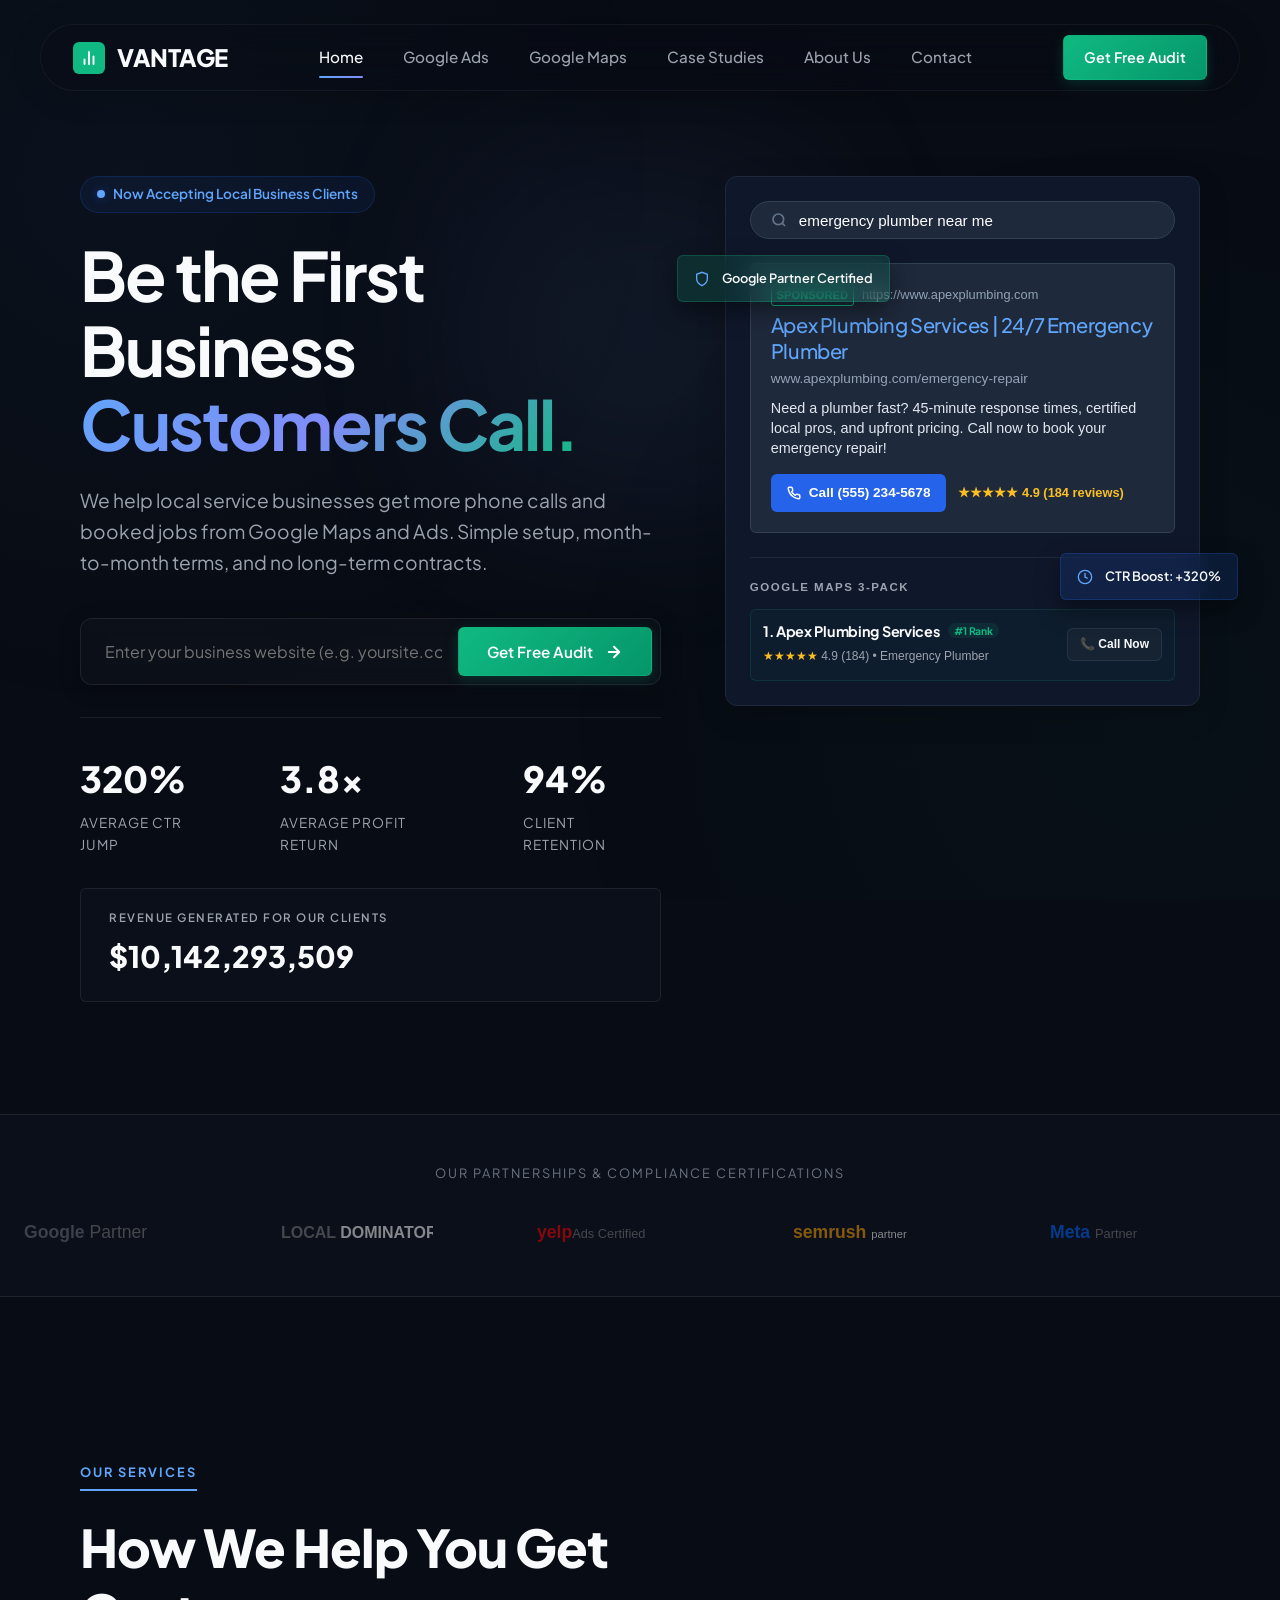
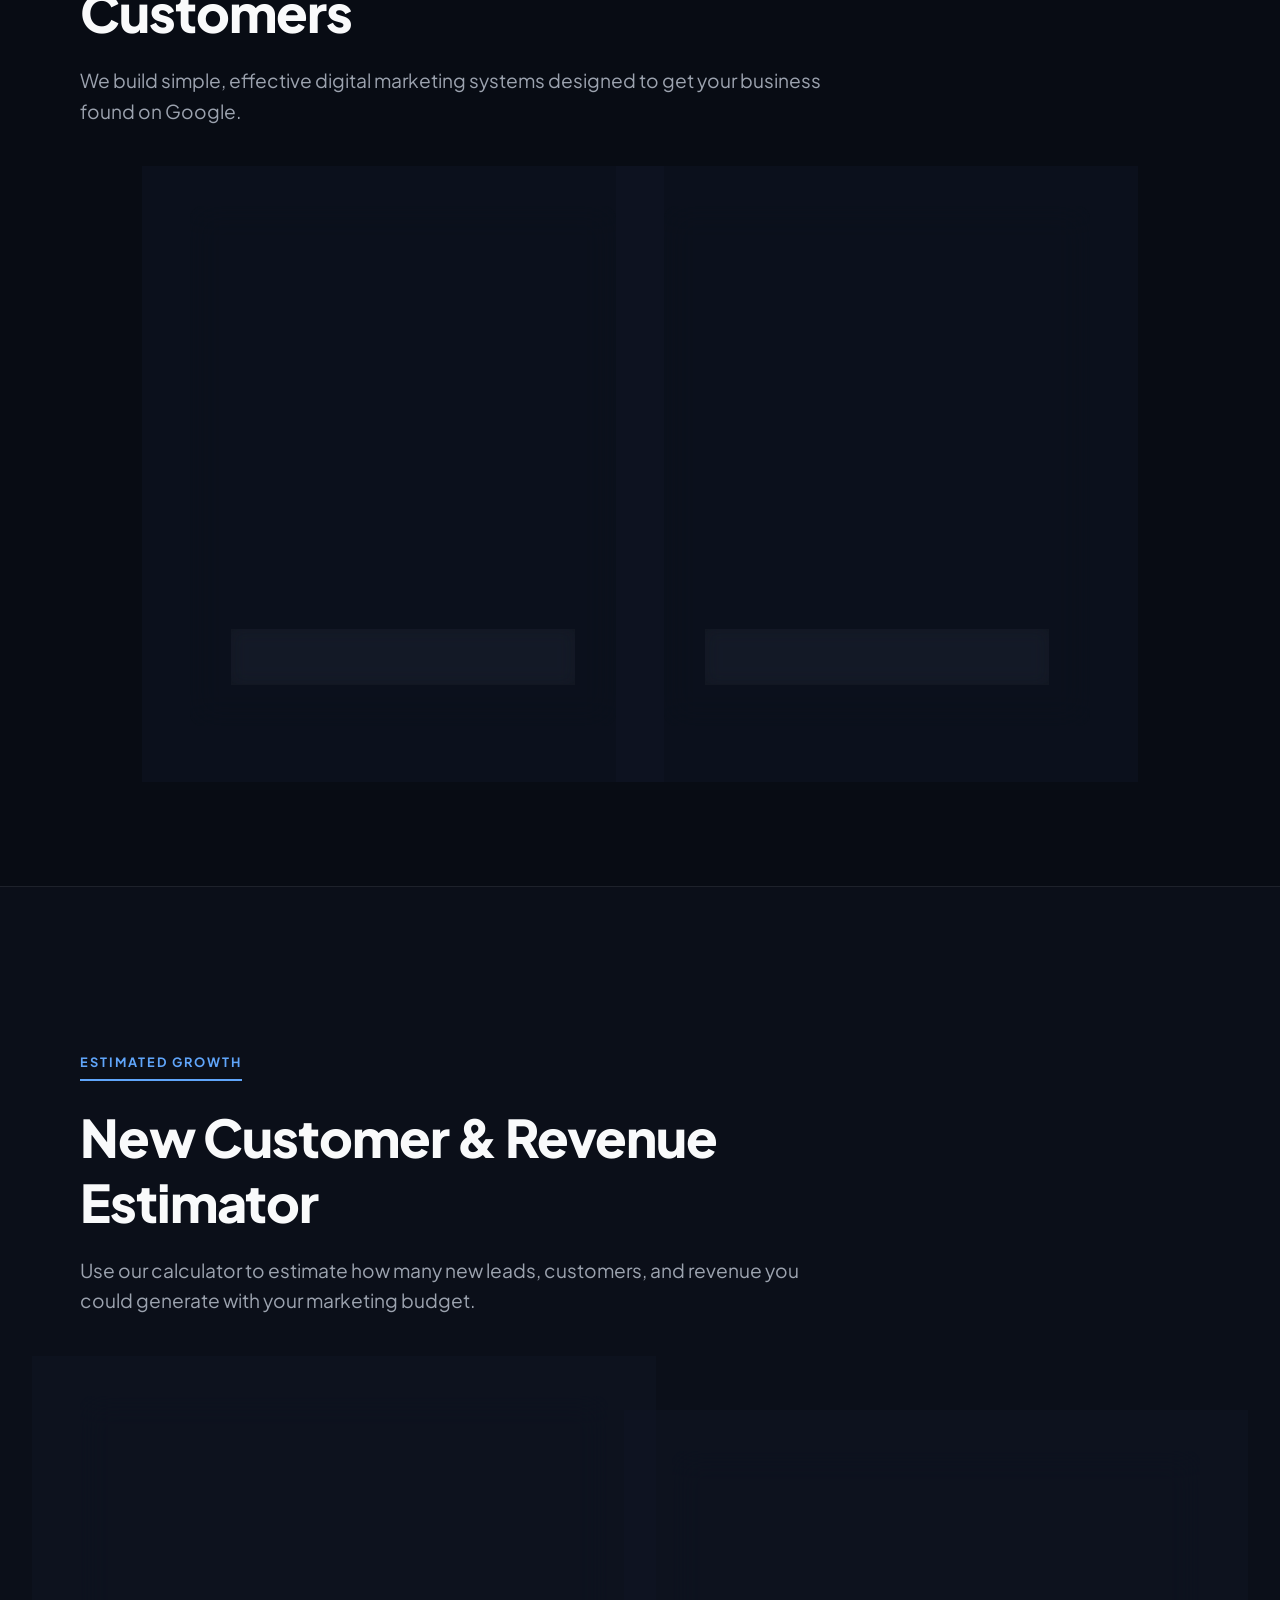
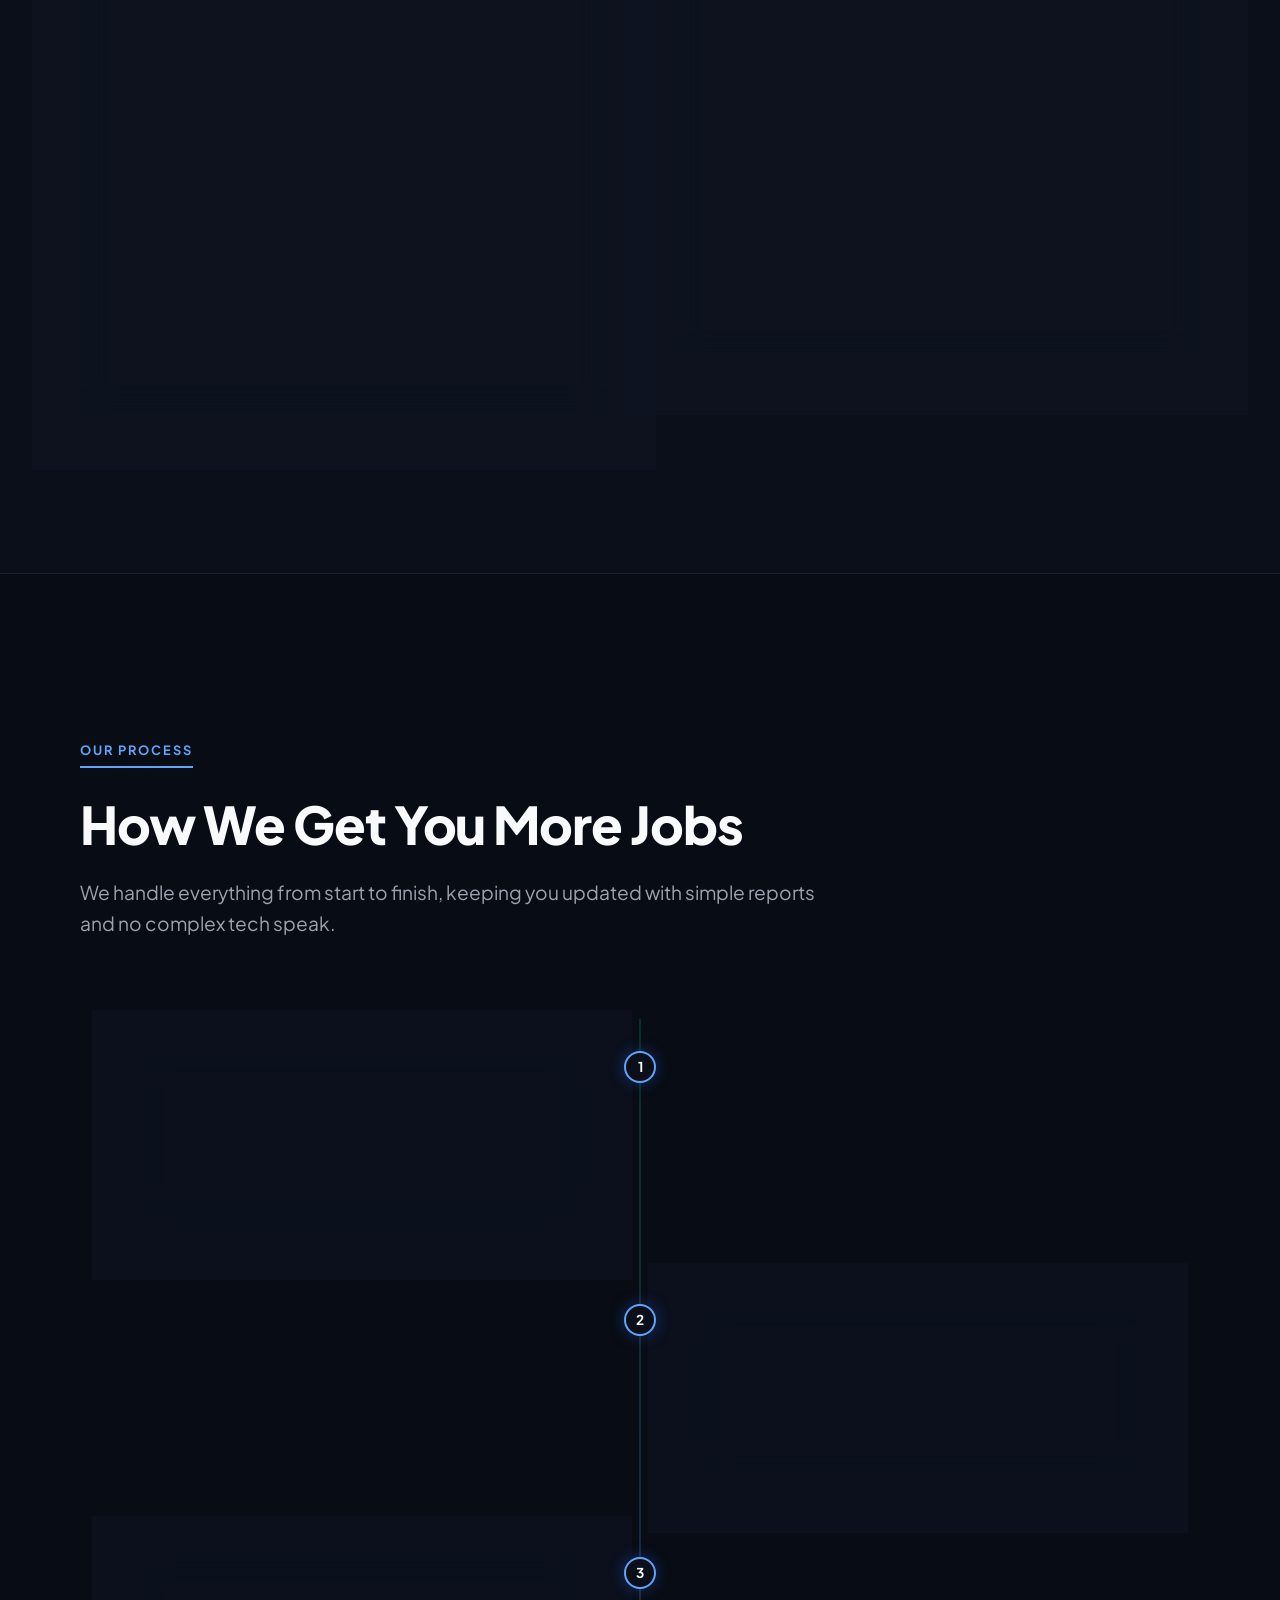
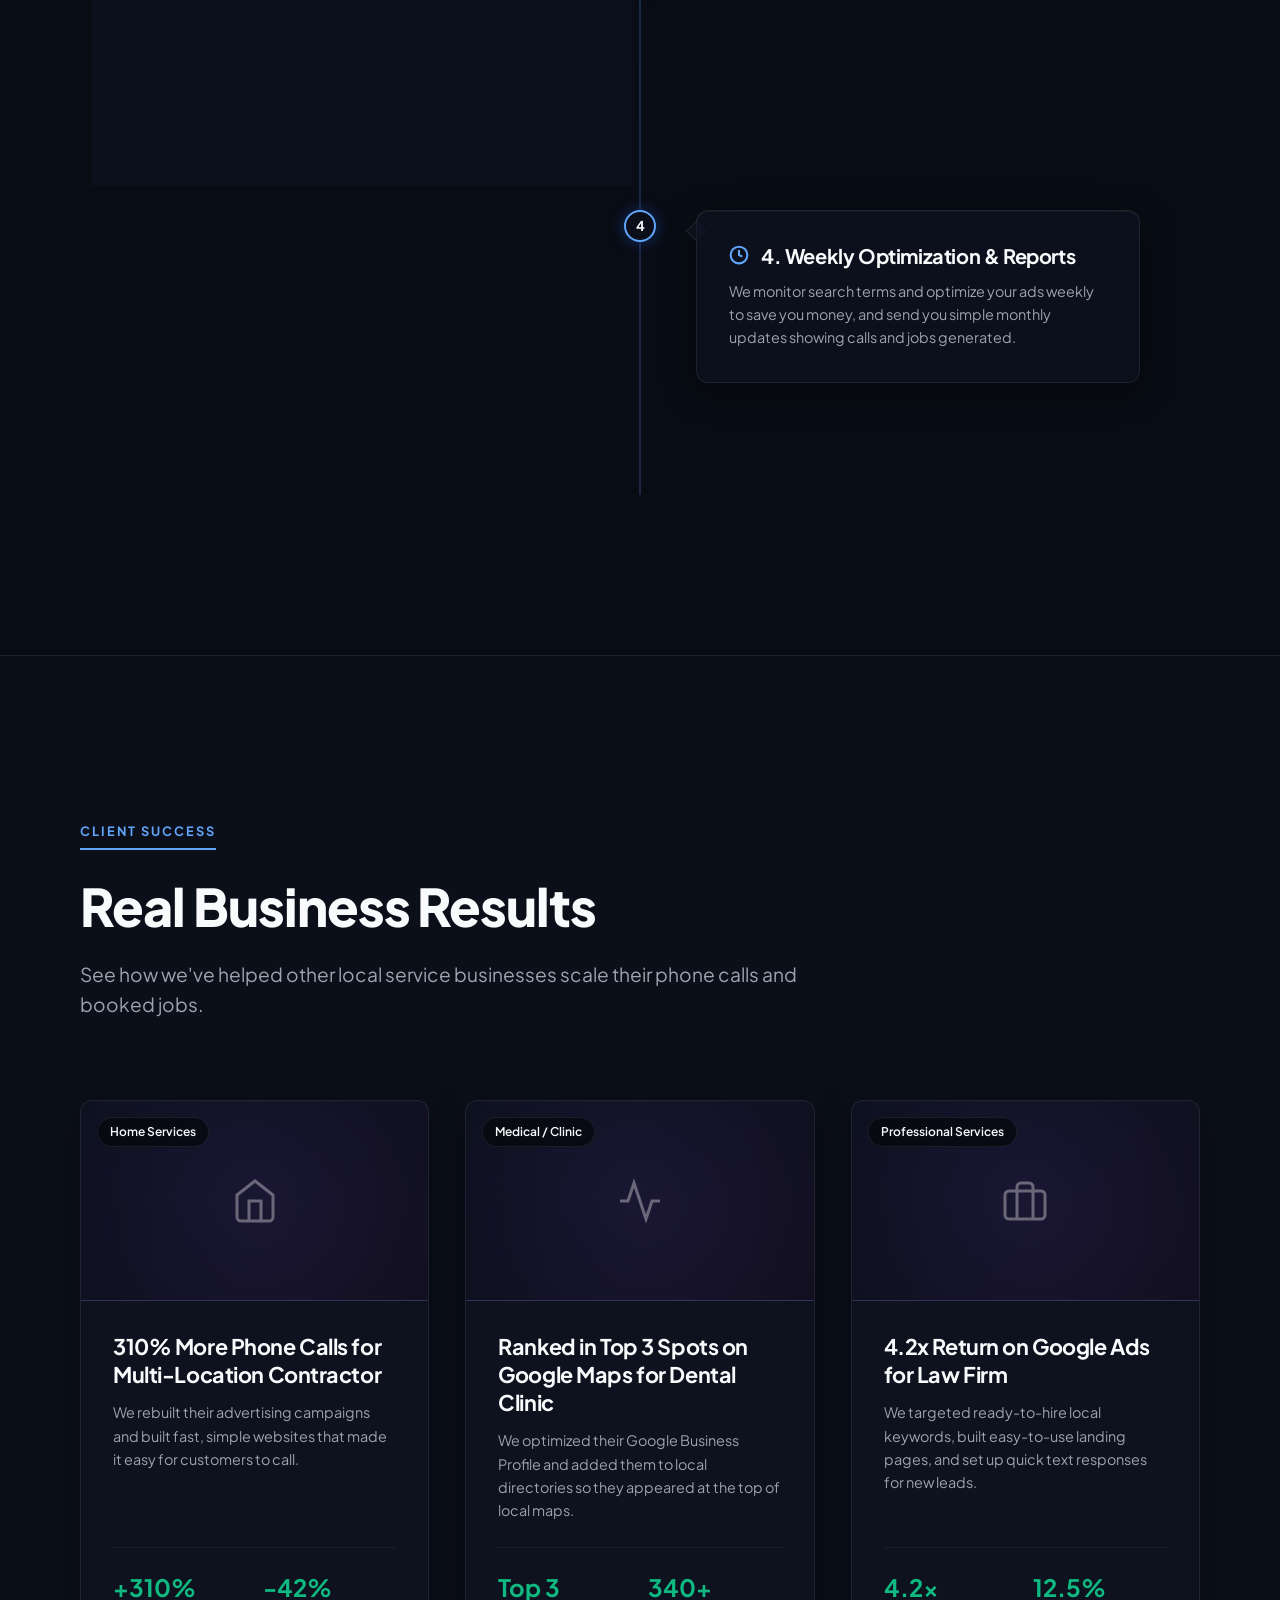
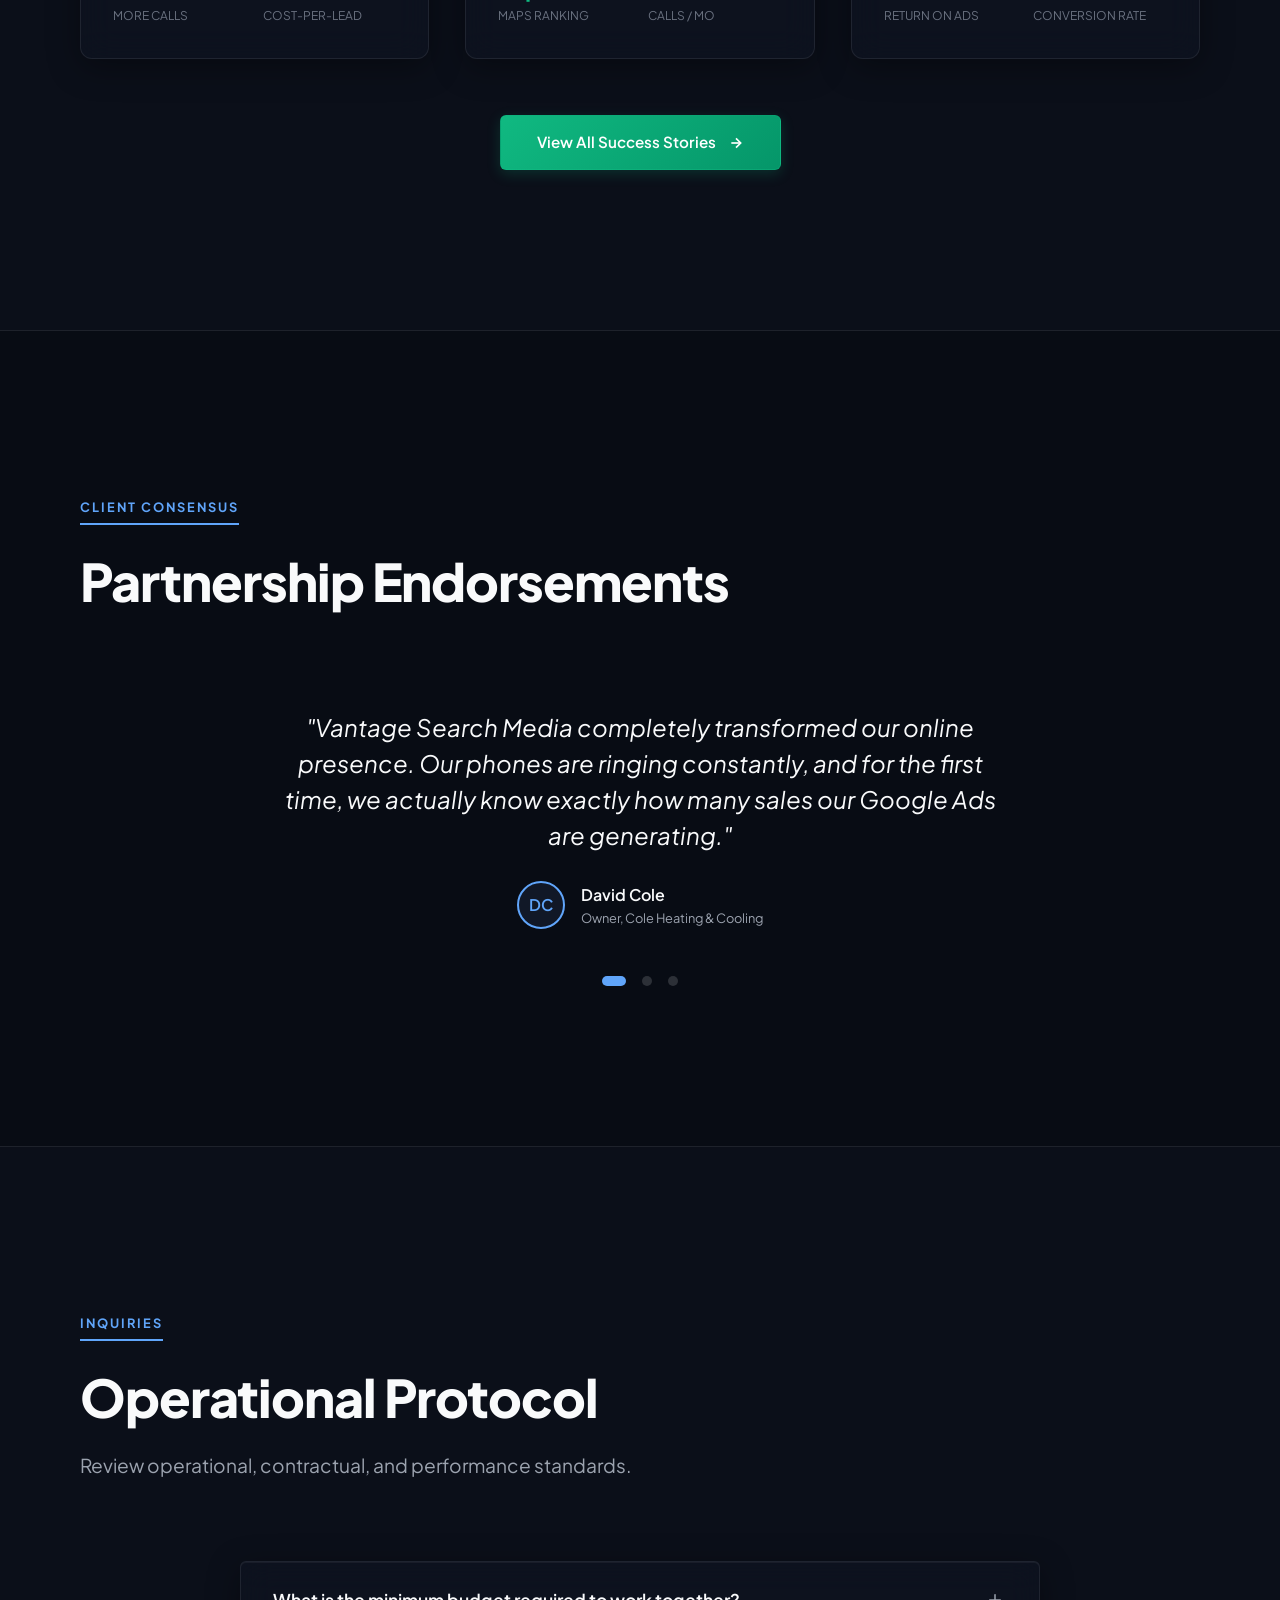
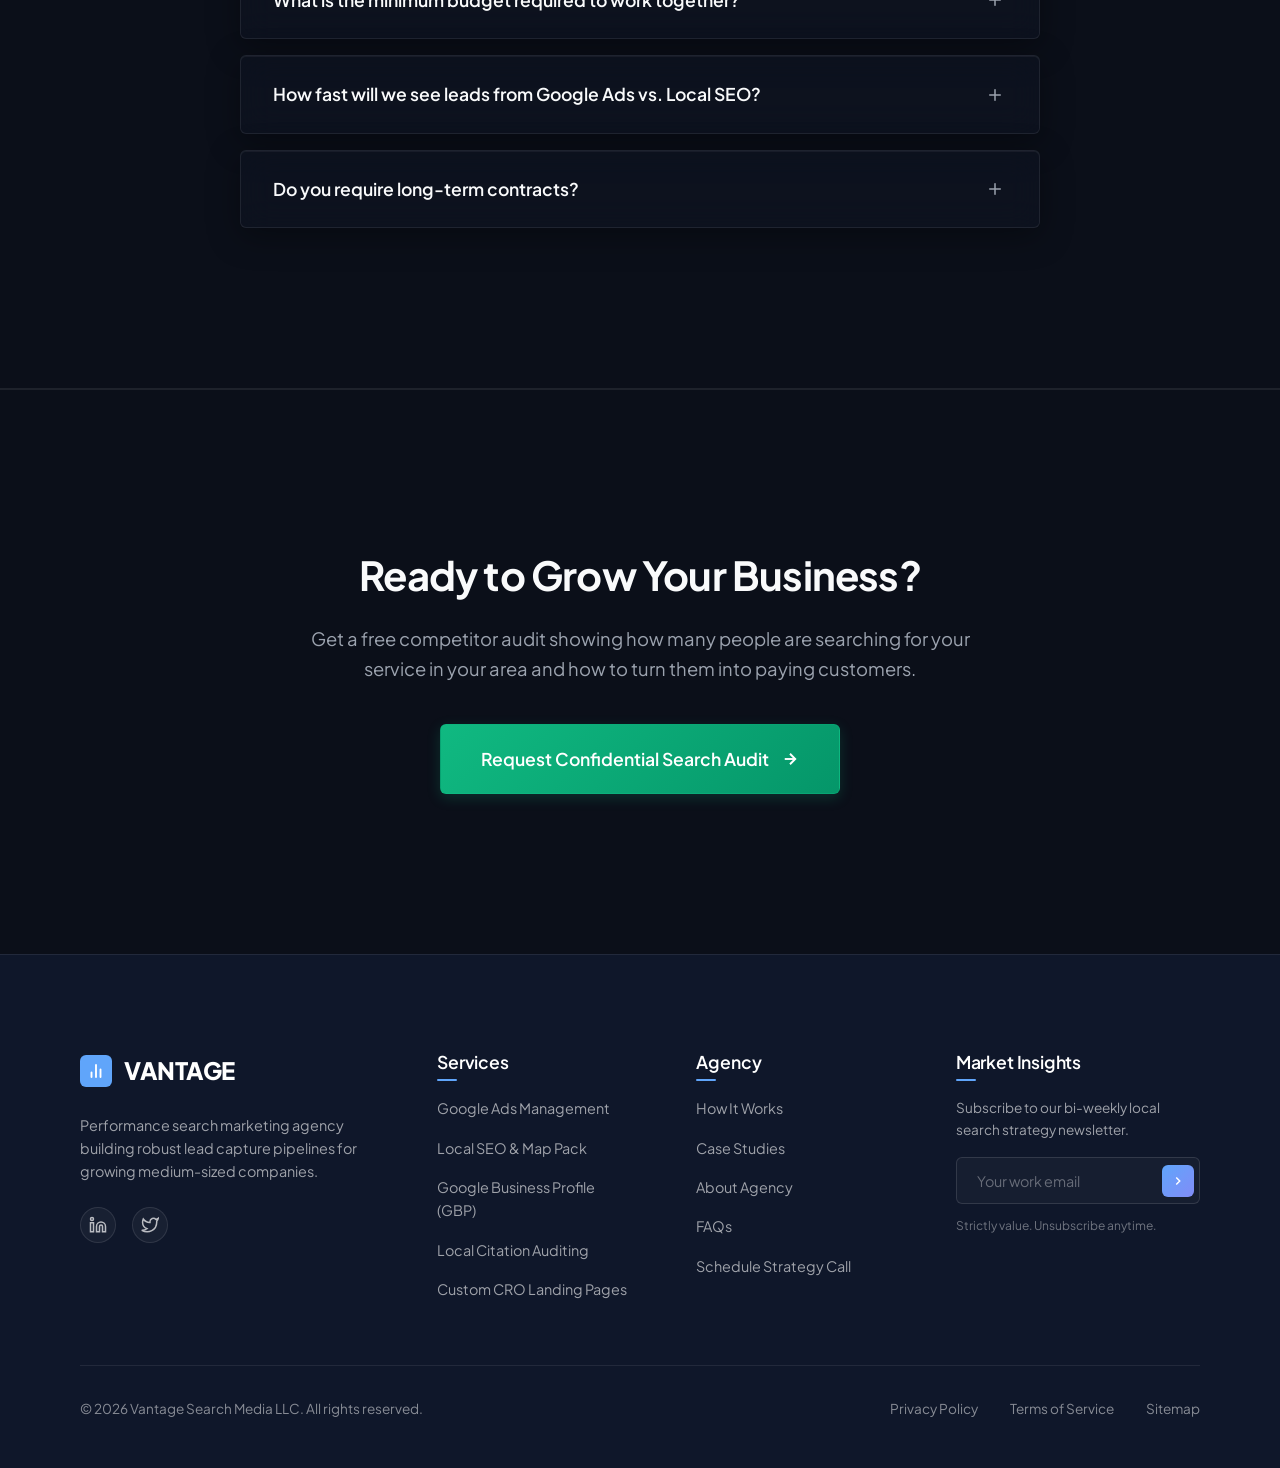
<file: index.html>
<!DOCTYPE html>
<html lang="en">
<head>
  <meta charset="UTF-8">
  <meta name="viewport" content="width=device-width, initial-scale=1.0">
  <meta name="description" content="High-performance Google Ads Management and Local SEO services for medium-sized businesses. Drive high-intent traffic, rank in the Local Map Pack, and scale your ROI.">
  <meta name="keywords" content="Google Ads Management, Local SEO, Digital Marketing Agency, Lead Generation, Google Maps Ranking, Pay Per Click">
  <meta name="author" content="Vantage Search Media">
  <meta name="robots" content="index, follow">
  
  <!-- Open Graph / Facebook -->
  <meta property="og:type" content="website">
  <meta property="og:title" content="Vantage Search Media | Google Ads & Local SEO Services">
  <meta property="og:description" content="We build client-acquisition systems for growing companies. Rank #1, capture buyers, and maximize your advertising ROI.">
  <meta property="og:image" content="images/og-share.png">
  
  <!-- Twitter -->
  <meta property="twitter:card" content="summary_large_image">
  <meta property="twitter:title" content="Vantage Search Media | Google Ads & Local SEO Services">
  <meta property="twitter:description" content="We build client-acquisition systems for growing companies. Rank #1, capture buyers, and maximize your advertising ROI.">

  <title>Vantage Search Media | Google Ads & Local SEO Agency</title>
  
  <link rel="stylesheet" href="styles.css">
  
  <!-- Favicon -->
  <link rel="icon" type="image/png" href="data:image/svg+xml,<svg xmlns=%22http://www.w3.org/2000/svg%22 viewBox=%220 0 100 100%22><rect width=%22100%22 height=%22100%22 rx=%2220%22 fill=%22url(%23g)%22/><defs><linearGradient id=%22g%22 x1=%220%22 y1=%220%22 x2=%221%22 y2=%221%22><stop offset=%220%25%22 stop-color=%22%2310b981%22/><stop offset=%2250%25%22 stop-color=%22%236366f1%22/><stop offset=%22100%25%22 stop-color=%22%23a855f7%22/></linearGradient></defs><path d=%22M30,30 L50,70 L70,30%22 fill=%22none%22 stroke=%22white%22 stroke-width=%228%22 stroke-linecap=%22round%22 stroke-linejoin=%22round%22/></svg>">
</head>
<body>



  <!-- NAVIGATION -->
  <header class="navbar" id="navbar">
    <div class="container">
      <a href="index.html" class="logo">
        <span class="logo-icon">
          <svg xmlns="http://www.w3.org/2000/svg" class="logo-svg" width="18" height="18" viewBox="0 0 24 24" fill="none" stroke="white" stroke-width="2.5" stroke-linecap="round" stroke-linejoin="round">
            <line x1="18" y1="20" x2="18" y2="10"></line>
            <line x1="12" y1="20" x2="12" y2="4"></line>
            <line x1="6" y1="20" x2="6" y2="14"></line>
          </svg>
        </span>
        <span class="logo-text">VANTAGE</span>
      </a>
      
      <nav class="nav-links">
        <a href="index.html" class="nav-link">Home</a>
        <a href="google-ads.html" class="nav-link">Google Ads</a>
        <a href="local-seo.html" class="nav-link">Google Maps</a>
        <a href="case-studies.html" class="nav-link">Case Studies</a>
        <a href="about.html" class="nav-link">About Us</a>
        <a href="contact.html" class="nav-link">Contact</a>
      </nav>

      <div class="nav-actions">
        <a href="#hero" class="btn btn-primary" style="padding: 0.6rem 1.25rem; font-size: 0.9rem;" id="nav-cta" onclick="setTimeout(() => document.querySelector('.audit-search-input').focus(), 100)">Get Free Audit</a>
        <button class="mobile-nav-toggle" id="mobile-toggle" aria-label="Toggle Menu">
          <svg xmlns="http://www.w3.org/2000/svg" class="nav-toggle-icon" width="24" height="24" viewBox="0 0 24 24" fill="none" stroke="currentColor" stroke-width="2" stroke-linecap="round">
            <line x1="3" y1="12" x2="21" y2="12"></line>
            <line x1="3" y1="6" x2="21" y2="6"></line>
            <line x1="3" y1="18" x2="21" y2="18"></line>
          </svg>
        </button>
      </div>
    </div>
  </header>

  <!-- Mobile Overlay Menu -->
  <div class="mobile-nav-menu" id="mobile-menu">
    <button class="mobile-close-btn" id="mobile-close" aria-label="Close Menu">&times;</button>
    <a href="index.html" class="mobile-nav-link">Home</a>
    <a href="google-ads.html" class="mobile-nav-link">Google Ads</a>
    <a href="local-seo.html" class="mobile-nav-link">Google Maps</a>
    <a href="case-studies.html" class="mobile-nav-link">Case Studies</a>
    <a href="about.html" class="mobile-nav-link">About Us</a>
    <a href="contact.html" class="mobile-nav-link">Contact</a>
    <a href="contact.html" class="btn btn-primary" style="margin-top: 1.5rem;">Get Free Audit</a>
  </div>

  <!-- HERO SECTION -->
  <section class="hero" id="hero">
    <div class="container">
      <div class="hero-grid">
        <div class="hero-content">
          <div class="hero-badge">
            <span class="hero-badge-dot"></span>
            <span>Now Accepting Local Business Clients</span>
          </div>
          <h1>Be the First Business<br><span class="text-gradient">Customers Call.</span></h1>
          <p class="hero-description">
            We help local service businesses get more phone calls and booked jobs from Google Maps and Ads. Simple setup, month-to-month terms, and no long-term contracts.
          </p>
          <div class="hero-buttons" style="margin-bottom: 2rem;">
            <form class="audit-search-group">
              <input type="text" class="audit-search-input" placeholder="Enter your business website (e.g. yoursite.com)" required>
              <button type="submit" class="btn btn-primary audit-search-btn">
                <span>Get Free Audit</span>
                <svg xmlns="http://www.w3.org/2000/svg" class="btn-icon" viewBox="0 0 24 24" fill="none" stroke="currentColor" stroke-width="2.5" stroke-linecap="round" stroke-linejoin="round">
                  <line x1="5" y1="12" x2="19" y2="12"></line>
                  <polyline points="12 5 19 12 12 19"></polyline>
                </svg>
              </button>
            </form>
          </div>
          
          <div class="hero-stats">
            <div class="stat-item">
              <span class="stat-number">320%</span>
              <span class="stat-label">Average CTR Jump</span>
            </div>
            <div class="stat-item">
              <span class="stat-number">3.8x</span>
              <span class="stat-label">Average Profit Return</span>
            </div>
            <div class="stat-item">
              <span class="stat-number">94%</span>
              <span class="stat-label">Client Retention</span>
            </div>
          </div>

          <div style="margin-top: 2rem; padding: 1.25rem 1.75rem; background: var(--bg-secondary); border: 1px solid var(--glass-border); border-radius: var(--radius-sm); max-width: 620px;">
            <span style="font-size: 0.72rem; letter-spacing: 1.5px; text-transform: uppercase; color: var(--text-secondary); display: block; margin-bottom: 0.35rem; font-weight: 600;">Revenue Generated for Our Clients</span>
            <span style="font-family: var(--font-heading); font-size: 1.85rem; color: var(--text-primary); font-weight: 800;">$<span id="live-revenue-ticker">10,142,293,485</span></span>
          </div>
        </div>

        <div class="hero-visual">
          <div class="visual-container">
            <!-- Interactive Google Search Results Mockup -->
            <div class="serp-mockup glass" style="width: 100%;">
              <div class="serp-searchbar">
                <svg xmlns="http://www.w3.org/2000/svg" class="search-icon" width="16" height="16" viewBox="0 0 24 24" fill="none" stroke="currentColor" stroke-width="2.5"><circle cx="11" cy="11" r="8"></circle><line x1="21" y1="21" x2="16.65" y2="16.65"></line></svg>
                <input type="text" value="emergency plumber near me" disabled style="background:none; border:none; outline:none; width:100%; color:#FFFFFF; pointer-events:none;">
              </div>
              
              <!-- Google Ads Sponsored Top Spot -->
              <div class="serp-ad-card">
                <div class="serp-ad-header">
                  <span class="serp-ad-badge">Sponsored</span>
                  <span>https://www.apexplumbing.com</span>
                </div>
                <h3 class="serp-headline">Apex Plumbing Services | 24/7 Emergency Plumber</h3>
                <span class="serp-url">www.apexplumbing.com/emergency-repair</span>
                <p class="serp-description">
                  Need a plumber fast? 45-minute response times, certified local pros, and upfront pricing. Call now to book your emergency repair!
                </p>
                <div style="margin-top: 1rem; display: flex; gap: 0.75rem; align-items: center;">
                  <a href="tel:5552345678" style="display: inline-flex; align-items: center; gap: 0.5rem; padding: 0.5rem 1rem; background: #2563EB; color: #FFFFFF; border-radius: var(--radius-sm); font-size: 0.85rem; font-weight: 600; text-decoration: none; pointer-events: none;">
                    <svg xmlns="http://www.w3.org/2000/svg" class="phone-icon" width="14" height="14" viewBox="0 0 24 24" fill="none" stroke="currentColor" stroke-width="2.5" stroke-linecap="round" stroke-linejoin="round"><path d="M22 16.92v3a2 2 0 0 1-2.18 2 19.79 19.79 0 0 1-8.63-3.07 19.5 19.5 0 0 1-6-6 19.79 19.79 0 0 1-3.07-8.67A2 2 0 0 1 4.11 2h3a2 2 0 0 1 2 1.72 12.84 12.84 0 0 0 .7 2.81 2 2 0 0 1-.45 2.11L8.09 9.91a16 16 0 0 0 6 6l1.27-1.27a2 2 0 0 1 2.11-.45 12.84 12.84 0 0 0 2.81.7A2 2 0 0 1 22 16.92z"/></svg>
                    <span>Call (555) 234-5678</span>
                  </a>
                  <span style="font-size: 0.8rem; color: #fbbf24; font-weight: 600; display: inline-flex; align-items: center; gap: 0.25rem;">
                    ★★★★★ 4.9 (184 reviews)
                  </span>
                </div>
              </div>

              <!-- Google Maps Local 3-Pack Rank #1 Snippet -->
              <div style="border-top: 1px solid #1E293B; margin-top: 1.5rem; padding-top: 1.25rem;">
                <span style="font-size: 0.72rem; letter-spacing: 1.5px; text-transform: uppercase; color: var(--text-secondary); display: block; margin-bottom: 0.75rem; font-weight: 600;">Google Maps 3-Pack</span>
                <div style="display: flex; flex-direction: column; gap: 0.75rem;">
                  <!-- #1 Position (Client) -->
                  <div style="display: flex; justify-content: space-between; align-items: center; padding: 0.75rem; background: rgba(16, 185, 129, 0.04); border: 1px solid rgba(16, 185, 129, 0.15); border-radius: var(--radius-sm);">
                    <div>
                      <h4 style="font-size: 0.9rem; font-weight: 700; color: var(--text-primary); margin-bottom: 0.15rem; display: flex; align-items: center; gap: 0.5rem; font-family: var(--font-heading);">
                        <span>1. Apex Plumbing Services</span>
                        <span style="font-size: 0.65rem; background: rgba(16, 185, 129, 0.1); color: var(--accent-emerald); padding: 1px 6px; border-radius: 99px;">#1 Rank</span>
                      </h4>
                      <span style="font-size: 0.75rem; color: #fbbf24; font-family: sans-serif;">★★★★★ <span style="color: var(--text-secondary);">4.9 (184) • Emergency Plumber</span></span>
                    </div>
                    <span style="font-size: 0.75rem; background: rgba(255, 255, 255, 0.03); border: 1px solid rgba(255, 255, 255, 0.08); padding: 0.35rem 0.75rem; border-radius: var(--radius-sm); color: var(--text-primary); font-weight: 600; font-family: sans-serif;">📞 Call Now</span>
                  </div>
                </div>
              </div>
            </div>
            
            <!-- Float indicators -->
            <div class="float-element float-1" style="z-index: 10;">
              <svg xmlns="http://www.w3.org/2000/svg" class="badge-icon" width="16" height="16" viewBox="0 0 24 24" fill="none" stroke="var(--accent-indigo)" stroke-width="2"><path d="M12 22s8-4 8-10V5l-8-3-8 3v7c0 6 8 10 8 10z"/></svg>
              <span style="font-size:0.8rem; font-weight:600; color: var(--text-primary);">Google Partner Certified</span>
            </div>
            <div class="float-element float-2" style="z-index: 10;">
              <svg xmlns="http://www.w3.org/2000/svg" class="badge-icon" width="16" height="16" viewBox="0 0 24 24" fill="none" stroke="var(--accent-indigo)" stroke-width="2"><circle cx="12" cy="12" r="10"></circle><polyline points="12 6 12 12 16 14"></polyline></svg>
              <span style="font-size:0.8rem; font-weight:600; color: var(--text-primary);">CTR Boost: +320%</span>
            </div>
          </div>
        </div>
      </div>
    </div>
  </section>

  <!-- TRUST BAR -->
  <section class="trust-bar">
    <div class="trust-title">Our Partnerships & Compliance Certifications</div>
    <div class="logo-slider">
      <div class="logo-track">
        <div class="logo-slide">
          <svg class="partner-logo" width="160" height="32" viewBox="0 0 200 40" xmlns="http://www.w3.org/2000/svg">
            <text x="10" y="28" font-family="sans-serif" font-weight="900" font-size="22">Google <tspan font-weight="400" fill="gray">Partner</tspan></text>
          </svg>
        </div>
        <div class="logo-slide">
          <svg class="partner-logo" width="160" height="32" viewBox="0 0 200 40" xmlns="http://www.w3.org/2000/svg">
            <text x="10" y="28" font-family="sans-serif" font-weight="900" font-size="20" fill="gray">LOCAL <tspan fill="white">DOMINATOR</tspan></text>
          </svg>
        </div>
        <div class="logo-slide">
          <svg class="partner-logo" width="160" height="32" viewBox="0 0 200 40" xmlns="http://www.w3.org/2000/svg">
            <text x="10" y="28" font-family="sans-serif" font-weight="900" font-size="22" fill="red">yelp<tspan font-weight="400" font-size="16" fill="gray">Ads Certified</tspan></text>
          </svg>
        </div>
        <div class="logo-slide">
          <svg class="partner-logo" width="160" height="32" viewBox="0 0 200 40" xmlns="http://www.w3.org/2000/svg">
            <text x="10" y="28" font-family="sans-serif" font-weight="800" font-size="22" fill="orange">semrush <tspan font-weight="300" font-size="14" fill="white">partner</tspan></text>
          </svg>
        </div>
        <div class="logo-slide">
          <svg class="partner-logo" width="160" height="32" viewBox="0 0 200 40" xmlns="http://www.w3.org/2000/svg">
            <text x="10" y="28" font-family="sans-serif" font-weight="800" font-size="22" fill="#0066ff">Meta <tspan font-weight="400" font-size="16" fill="gray">Partner</tspan></text>
          </svg>
        </div>
        <div class="logo-slide">
          <svg class="partner-logo" width="160" height="32" viewBox="0 0 200 40" xmlns="http://www.w3.org/2000/svg">
            <text x="10" y="28" font-family="sans-serif" font-weight="900" font-size="22" fill="white">Google <tspan font-weight="400" fill="gray">Partner</tspan></text>
          </svg>
        </div>
        <div class="logo-slide">
          <svg class="partner-logo" width="160" height="32" viewBox="0 0 200 40" xmlns="http://www.w3.org/2000/svg">
            <text x="10" y="28" font-family="sans-serif" font-weight="900" font-size="20" fill="gray">LOCAL <tspan fill="white">DOMINATOR</tspan></text>
          </svg>
        </div>
        <div class="logo-slide">
          <svg class="partner-logo" width="160" height="32" viewBox="0 0 200 40" xmlns="http://www.w3.org/2000/svg">
            <text x="10" y="28" font-family="sans-serif" font-weight="900" font-size="22" fill="red">yelp<tspan font-weight="400" font-size="16" fill="gray">Ads Certified</tspan></text>
          </svg>
        </div>
        <div class="logo-slide">
          <svg class="partner-logo" width="160" height="32" viewBox="0 0 200 40" xmlns="http://www.w3.org/2000/svg">
            <text x="10" y="28" font-family="sans-serif" font-weight="800" font-size="22" fill="orange">semrush <tspan font-weight="300" font-size="14" fill="white">partner</tspan></text>
          </svg>
        </div>
        <div class="logo-slide">
          <svg class="partner-logo" width="160" height="32" viewBox="0 0 200 40" xmlns="http://www.w3.org/2000/svg">
            <text x="10" y="28" font-family="sans-serif" font-weight="800" font-size="22" fill="#0066ff">Meta <tspan font-weight="400" font-size="16" fill="gray">Partner</tspan></text>
          </svg>
        </div>
      </div>
    </div>
  </section>

  <!-- SERVICES PREVIEW SECTION -->
  <section class="services section-padding" id="services">
    <div class="container">
      <div class="section-header">
        <span class="tag">Our Services</span>
        <h2>How We Help You Get Customers</h2>
        <p>We build simple, effective digital marketing systems designed to get your business found on Google.</p>
      </div>

      <div class="services-grid" style="grid-template-columns: 1fr 1fr; gap: 3rem; max-width: 900px; margin: 0 auto;">
        <!-- Google Ads Summary -->
        <div class="service-card glass glass-hover">
          <div class="service-icon" style="color: var(--accent-indigo);">
            <svg xmlns="http://www.w3.org/2000/svg" class="service-svg" width="24" height="24" viewBox="0 0 24 24" fill="none" stroke="currentColor" stroke-width="2" stroke-linecap="round"><path d="M12 2v20M17 5H9.5a3.5 3.5 0 0 0 0 7h5a3.5 3.5 0 0 1 0 7H6"/></svg>
          </div>
          <h3>Google Ads Management</h3>
          <p>Stop wasting money on advertising. We build and manage targeted Google Ads that reach buyers searching for your service right now, sending them straight to a custom website built to make them call you.</p>
          <div class="service-features" style="margin-bottom: 2rem;">
            <div class="service-feature">
              <svg xmlns="http://www.w3.org/2000/svg" viewBox="0 0 24 24" fill="none" stroke="currentColor" stroke-width="3"><polyline points="20 6 9 17 4 12"/></svg>
              <span>Targeted Local Search Ads</span>
            </div>
            <div class="service-feature">
              <svg xmlns="http://www.w3.org/2000/svg" viewBox="0 0 24 24" fill="none" stroke="currentColor" stroke-width="3"><polyline points="20 6 9 17 4 12"/></svg>
              <span>High-Converting Landing Pages</span>
            </div>
          </div>
          <a href="google-ads.html" class="btn btn-secondary" style="width: 100%; justify-content: center;">
            <span>Learn More About Google Ads</span>
            <svg xmlns="http://www.w3.org/2000/svg" class="btn-icon" viewBox="0 0 24 24" fill="none" stroke="currentColor" stroke-width="2.5" style="width:16px; height:16px;"><line x1="5" y1="12" x2="19" y2="12"></line><polyline points="12 5 19 12 12 19"></polyline></svg>
          </a>
        </div>

        <!-- Local SEO Summary -->
        <div class="service-card glass glass-hover">
          <div class="service-icon" style="color: var(--accent-emerald);">
            <svg xmlns="http://www.w3.org/2000/svg" class="service-svg" width="24" height="24" viewBox="0 0 24 24" fill="none" stroke="currentColor" stroke-width="2" stroke-linecap="round"><path d="M21 10c0 7-9 13-9 13s-9-6-9-13a9 9 0 0 1 18 0z"/><circle cx="12" cy="10" r="3"/></svg>
          </div>
          <h3>Google Maps & Local SEO</h3>
          <p>Get listed at the very top of Google Maps. We optimize your Google Business Profile, audit your local listings, and implement customer review strategies so neighbors choose your business first.</p>
          <div class="service-features" style="margin-bottom: 2rem;">
            <div class="service-feature">
              <svg xmlns="http://www.w3.org/2000/svg" viewBox="0 0 24 24" fill="none" stroke="currentColor" stroke-width="3"><polyline points="20 6 9 17 4 12"/></svg>
              <span>Google Maps 3-Pack Rankings</span>
            </div>
            <div class="service-feature">
              <svg xmlns="http://www.w3.org/2000/svg" viewBox="0 0 24 24" fill="none" stroke="currentColor" stroke-width="3"><polyline points="20 6 9 17 4 12"/></svg>
              <span>Info Alignment & Local Reviews</span>
            </div>
          </div>
          <a href="local-seo.html" class="btn btn-secondary" style="width: 100%; justify-content: center;">
            <span>Learn More About Local SEO</span>
            <svg xmlns="http://www.w3.org/2000/svg" class="btn-icon" viewBox="0 0 24 24" fill="none" stroke="currentColor" stroke-width="2.5" style="width:16px; height:16px;"><line x1="5" y1="12" x2="19" y2="12"></line><polyline points="12 5 19 12 12 19"></polyline></svg>
          </a>
        </div>
      </div>
    </div>
  </section>

  <!-- CALCULATOR SECTION -->
  <section class="calculator-section section-padding" id="calculator" style="background: var(--bg-secondary); border-top: 1px solid var(--glass-border); border-bottom: 1px solid var(--glass-border);">
    <div class="container">
      <div class="section-header">
        <span class="tag">Estimated Growth</span>
        <h2>New Customer & Revenue Estimator</h2>
        <p>Use our calculator to estimate how many new leads, customers, and revenue you could generate with your marketing budget.</p>
      </div>

      <div class="calculator-grid">
        <div class="calc-sliders glass">
          <div class="slider-group">
            <div class="slider-header">
              <label for="slider-budget" class="slider-label">Monthly Ad Budget ($)</label>
              <div class="slider-value-box">$<span id="val-budget">2,500</span></div>
            </div>
            <input type="range" id="slider-budget" min="1000" max="25000" step="500" value="2500" class="slider-input">
            <span class="slider-help-text">Your monthly budget for Google advertising.</span>
          </div>

          <div class="slider-group">
            <div class="slider-header">
              <label for="slider-cpl" class="slider-label">Estimated Cost Per Lead ($)</label>
              <div class="slider-value-box">$<span id="val-cpl">25</span></div>
            </div>
            <input type="range" id="slider-cpl" min="15" max="150" step="5" value="25" class="slider-input">
            <span class="slider-help-text">The estimated cost to get one phone call or inquiry.</span>
          </div>

          <div class="slider-group">
            <div class="slider-header">
              <label for="slider-close-rate" class="slider-label">Lead-to-Job Close Rate (%)</label>
              <div class="slider-value-box"><span id="val-close-rate">15</span>%</div>
            </div>
            <input type="range" id="slider-close-rate" min="5" max="50" step="1" value="15" class="slider-input">
            <span class="slider-help-text">The percentage of leads that turn into paying customers.</span>
          </div>

          <div class="slider-group" style="margin-bottom: 0;">
            <div class="slider-header">
              <label for="slider-deal-value" class="slider-label">Average Job/Customer Value ($)</label>
              <div class="slider-value-box">$<span id="val-deal-value">1,200</span></div>
            </div>
            <input type="range" id="slider-deal-value" min="200" max="10000" step="100" value="1200" class="slider-input">
            <span class="slider-help-text">The average amount a customer spends with your business.</span>
          </div>
        </div>

        <div class="calc-results glass">
          <div class="result-main">
            <span class="result-label">Projected Monthly Revenue</span>
            <span class="result-value" id="result-revenue">$18,000</span>
            <span class="result-roi-badge">Return on Ad Spend: <span id="result-roi">7.2</span>x</span>
          </div>
          <div class="result-breakdown">
            <div class="breakdown-item">
              <span class="breakdown-label">Projected Monthly Leads</span>
              <span class="breakdown-val" id="result-leads">100</span>
            </div>
            <div class="breakdown-item">
              <span class="breakdown-label">Projected New Customers</span>
              <span class="breakdown-val" id="result-deals">15</span>
            </div>
          </div>
          <a href="contact.html" class="btn btn-primary" style="width: 100%;">
            <span>Request Strategy Consultation</span>
            <svg xmlns="http://www.w3.org/2000/svg" class="btn-icon" viewBox="0 0 24 24" fill="none" stroke="currentColor" stroke-width="2.5" style="width:16px; height:16px;"><polyline points="9 18 15 12 9 6"></polyline></svg>
          </a>
        </div>
      </div>
    </div>
  </section>

  <!-- PROCESS / ROADMAP SECTION -->
  <section class="process-section section-padding" id="roadmap">
    <div class="container">
      <div class="section-header">
        <span class="tag">Our Process</span>
        <h2>How We Get You More Jobs</h2>
        <p>We handle everything from start to finish, keeping you updated with simple reports and no complex tech speak.</p>
      </div>

      <div class="process-timeline">
        <div class="process-item">
          <div class="process-node">1</div>
          <div class="process-card glass glass-hover">
            <h3 class="process-title">
              <svg xmlns="http://www.w3.org/2000/svg" class="process-icon" viewBox="0 0 24 24" fill="none" stroke="currentColor" stroke-width="2.5"><circle cx="11" cy="11" r="8"></circle><line x1="21" y1="21" x2="16.65" y2="16.65"></line></svg>
              1. Free Competitor Audit
            </h3>
            <p>We inspect your website, local keywords, and top competitors to see exactly how we can get you more phone calls and jobs quickly.</p>
          </div>
        </div>

        <div class="process-item">
          <div class="process-node">2</div>
          <div class="process-card glass glass-hover">
            <h3 class="process-title">
              <svg xmlns="http://www.w3.org/2000/svg" class="process-icon" viewBox="0 0 24 24" fill="none" stroke="currentColor" stroke-width="2.5"><rect x="3" y="3" width="18" height="18" rx="2" ry="2"/><line x1="9" y1="3" x2="9" y2="21"/><line x1="3" y1="9" x2="21" y2="9"/></svg>
              2. Building Your System
            </h3>
            <p>We build easy-to-use websites designed to make customers call you, and set up simple tracking so you know exactly where every call came from.</p>
          </div>
        </div>

        <div class="process-item">
          <div class="process-node">3</div>
          <div class="process-card glass glass-hover">
            <h3 class="process-title">
              <svg xmlns="http://www.w3.org/2000/svg" class="process-icon" viewBox="0 0 24 24" fill="none" stroke="currentColor" stroke-width="2.5"><polygon points="5 3 19 12 5 21 5 3"/></svg>
              3. Launching Your Campaigns
            </h3>
            <p>We turn on your Google Ads and optimize your Google Maps listing so your business is the first one neighbors see when they need your service.</p>
          </div>
        </div>

        <div class="process-item">
          <div class="process-node">4</div>
          <div class="process-card glass glass-hover">
            <h3 class="process-title">
              <svg xmlns="http://www.w3.org/2000/svg" class="process-icon" viewBox="0 0 24 24" fill="none" stroke="currentColor" stroke-width="2.5"><path d="M12 22c5.523 0 10-4.477 10-10S17.523 2 12 2 2 6.477 2 12s4.477 10 10 10z"/><polyline points="12 6 12 12 16 14"/></svg>
              4. Weekly Optimization & Reports
            </h3>
            <p>We monitor search terms and optimize your ads weekly to save you money, and send you simple monthly updates showing calls and jobs generated.</p>
          </div>
        </div>
      </div>
    </div>
  </section>

  <!-- CASE STUDIES PREVIEW SECTION -->
  <section class="case-section section-padding" id="results" style="background: var(--bg-secondary); border-top: 1px solid var(--glass-border); border-bottom: 1px solid var(--glass-border);">
    <div class="container">
      <div class="section-header">
        <span class="tag">Client Success</span>
        <h2>Real Business Results</h2>
        <p>See how we've helped other local service businesses scale their phone calls and booked jobs.</p>
      </div>

      <div class="case-studies-grid" style="margin-bottom: 3.5rem;">
        <div class="case-card glass glass-hover">
          <div class="case-image">
            <div class="case-image-overlay"></div>
            <span class="case-tag">Home Services</span>
            <svg xmlns="http://www.w3.org/2000/svg" width="48" height="48" viewBox="0 0 24 24" fill="none" stroke="white" stroke-width="1.5" style="opacity: 0.35;"><path d="M3 9l9-7 9 7v11a2 2 0 0 1-2 2H5a2 2 0 0 1-2-2z"/><polyline points="9 22 9 12 15 12 15 22"/></svg>
          </div>
          <div class="case-card-body">
            <h3>310% More Phone Calls for Multi-Location Contractor</h3>
            <p>We rebuilt their advertising campaigns and built fast, simple websites that made it easy for customers to call.</p>
            <div class="case-stats">
              <div>
                <div class="case-stat-val">+310%</div>
                <div class="case-stat-lbl">More Calls</div>
              </div>
              <div>
                <div class="case-stat-val">-42%</div>
                <div class="case-stat-lbl">Cost-per-Lead</div>
              </div>
            </div>
          </div>
        </div>

        <div class="case-card glass glass-hover">
          <div class="case-image">
            <div class="case-image-overlay"></div>
            <span class="case-tag">Medical / Clinic</span>
            <svg xmlns="http://www.w3.org/2000/svg" width="48" height="48" viewBox="0 0 24 24" fill="none" stroke="white" stroke-width="1.5" style="opacity: 0.35;"><path d="M22 12h-4l-3 9L9 3l-3 9H2"/></svg>
          </div>
          <div class="case-card-body">
            <h3>Ranked in Top 3 Spots on Google Maps for Dental Clinic</h3>
            <p>We optimized their Google Business Profile and added them to local directories so they appeared at the top of local maps.</p>
            <div class="case-stats">
              <div>
                <div class="case-stat-val">Top 3</div>
                <div class="case-stat-lbl">Maps Ranking</div>
              </div>
              <div>
                <div class="case-stat-val">340+</div>
                <div class="case-stat-lbl">Calls / Mo</div>
              </div>
            </div>
          </div>
        </div>

        <div class="case-card glass glass-hover">
          <div class="case-image">
            <div class="case-image-overlay"></div>
            <span class="case-tag">Professional Services</span>
            <svg xmlns="http://www.w3.org/2000/svg" width="48" height="48" viewBox="0 0 24 24" fill="none" stroke="white" stroke-width="1.5" style="opacity: 0.35;"><rect x="2" y="7" width="20" height="14" rx="2" ry="2"/><path d="M16 21V5a2 2 0 0 0-2-2h-4a2 2 0 0 0-2 2v16"/></svg>
          </div>
          <div class="case-card-body">
            <h3>4.2x Return on Google Ads for Law Firm</h3>
            <p>We targeted ready-to-hire local keywords, built easy-to-use landing pages, and set up quick text responses for new leads.</p>
            <div class="case-stats">
              <div>
                <div class="case-stat-val">4.2x</div>
                <div class="case-stat-lbl">Return on Ads</div>
              </div>
              <div>
                <div class="case-stat-val">12.5%</div>
                <div class="case-stat-lbl">Conversion Rate</div>
              </div>
            </div>
          </div>
        </div>
      </div>

      <div style="text-align: center;">
        <a href="case-studies.html" class="btn btn-primary">
          <span>View All Success Stories</span>
          <svg xmlns="http://www.w3.org/2000/svg" class="btn-icon" viewBox="0 0 24 24" fill="none" stroke="currentColor" stroke-width="2.5" style="width:16px; height:16px;"><line x1="5" y1="12" x2="19" y2="12"></line><polyline points="12 5 19 12 12 19"></polyline></svg>
        </a>
      </div>
    </div>
  </section>

  <!-- TESTIMONIALS SECTION -->
  <section class="testimonials section-padding" id="testimonials">
    <div class="container">
      <div class="section-header">
        <span class="tag">Client Consensus</span>
        <h2>Partnership Endorsements</h2>
      </div>

      <div class="testimonial-slider">
        <div class="testimonial-track">
          <div class="testimonial-slide active" id="slide-0">
            <p class="testimonial-quote">"Vantage Search Media completely transformed our online presence. Our phones are ringing constantly, and for the first time, we actually know exactly how many sales our Google Ads are generating."</p>
            <div class="testimonial-author">
              <div class="author-img">DC</div>
              <div class="author-info">
                <div class="author-name">David Cole</div>
                <div class="author-title">Owner, Cole Heating & Cooling</div>
              </div>
            </div>
          </div>

          <div class="testimonial-slide" id="slide-1">
            <p class="testimonial-quote">"We tried three local SEO agencies before them and got zero map presence. Vantage got us in the top 3 of Google Maps in our city within 90 days. Our organic listings are bringing in more leads than ever."</p>
            <div class="testimonial-author">
              <div class="author-img">SM</div>
              <div class="author-info">
                <div class="author-name">Sarah Mercer</div>
                <div class="author-title">Partner, Mercer Family Law</div>
              </div>
            </div>
          </div>

          <div class="testimonial-slide" id="slide-2">
            <p class="testimonial-quote">"Their ROI calculator was spot on. They delivered exactly what they projected. Their transparency, weekly reporting, and performance-based layout makes them feel like partners, not just vendors."</p>
            <div class="testimonial-author">
              <div class="author-img">RL</div>
              <div class="author-info">
                <div class="author-name">Robert Lang</div>
                <div class="author-title">Director of Growth, Elite Dental Labs</div>
              </div>
            </div>
          </div>
        </div>

        <div class="slider-controls">
          <button class="slider-dot active" onclick="gotoSlide(0)" aria-label="Go to slide 1"></button>
          <button class="slider-dot" onclick="gotoSlide(1)" aria-label="Go to slide 2"></button>
          <button class="slider-dot" onclick="gotoSlide(2)" aria-label="Go to slide 3"></button>
        </div>
      </div>
    </div>
  </section>

  <!-- FAQS SECTION -->
  <section class="faqs section-padding" id="faqs" style="background: var(--bg-secondary); border-top: 1px solid var(--glass-border); border-bottom: 1px solid var(--glass-border);">
    <div class="container">
      <div class="section-header">
        <span class="tag">Inquiries</span>
        <h2>Operational Protocol</h2>
        <p>Review operational, contractual, and performance standards.</p>
      </div>

      <div class="faqs-container">
        <div class="faq-item glass">
          <div class="faq-header" onclick="toggleFaq(this)">
            <span class="faq-question">What is the minimum budget required to work together?</span>
            <div class="faq-icon-wrapper">
              <svg xmlns="http://www.w3.org/2000/svg" class="faq-toggle-icon" width="24" height="24" viewBox="0 0 24 24" fill="none" stroke="currentColor" stroke-width="2" stroke-linecap="round"><line x1="12" y1="5" x2="12" y2="19"></line><line x1="5" y1="12" x2="19" y2="12"></line></svg>
            </div>
          </div>
          <div class="faq-body">
            <div class="faq-content">
              For Google Ads, we recommend a minimum ad spend of $1,500/month (paid directly to Google) to ensure we have enough click volume to optimize effectively. For Local SEO campaigns, our service packages start at $1,000/month depending on competition levels in your market and number of locations.
            </div>
          </div>
        </div>

        <div class="faq-item glass">
          <div class="faq-header" onclick="toggleFaq(this)">
            <span class="faq-question">How fast will we see leads from Google Ads vs. Local SEO?</span>
            <div class="faq-icon-wrapper">
              <svg xmlns="http://www.w3.org/2000/svg" class="faq-toggle-icon" width="24" height="24" viewBox="0 0 24 24" fill="none" stroke="currentColor" stroke-width="2" stroke-linecap="round"><line x1="12" y1="5" x2="12" y2="19"></line><line x1="5" y1="12" x2="19" y2="12"></line></svg>
            </div>
          </div>
          <div class="faq-body">
            <div class="faq-content">
              Google Ads campaigns go live and start generating leads within 7 to 10 days of onboarding. Local SEO is a longer-term asset, taking 60 to 90 days to show compounding organic search traffic increases.
            </div>
          </div>
        </div>

        <div class="faq-item glass">
          <div class="faq-header" onclick="toggleFaq(this)">
            <span class="faq-question">Do you require long-term contracts?</span>
            <div class="faq-icon-wrapper">
              <svg xmlns="http://www.w3.org/2000/svg" class="faq-toggle-icon" width="24" height="24" viewBox="0 0 24 24" fill="none" stroke="currentColor" stroke-width="2" stroke-linecap="round"><line x1="12" y1="5" x2="12" y2="19"></line><line x1="5" y1="12" x2="19" y2="12"></line></svg>
            </div>
          </div>
          <div class="faq-body">
            <div class="faq-content">
              No. We operate on month-to-month agreements. We believe in earning your business every single month through clear communication, metrics, and measurable lead volume. You can cancel at any time with a 30-day notice.
            </div>
          </div>
        </div>
      </div>
    </div>
  </section>

  <!-- CTA FOOTER STRIP -->
  <section class="section-padding" style="background: var(--bg-secondary); border-top: 1px solid var(--glass-border); text-align: center;">
    <div class="container" style="max-width: 800px;">
      <h2 style="font-size: 2.5rem; margin-bottom: 1.5rem; font-family: var(--font-heading);">Ready to Grow Your Business?</h2>
      <p style="color: var(--text-secondary); font-size: 1.15rem; margin-bottom: 2.5rem;">Get a free competitor audit showing how many people are searching for your service in your area and how to turn them into paying customers.</p>
      <a href="contact.html" class="btn btn-primary" style="padding: 1.25rem 2.5rem; font-size: 1.1rem;">
        <span>Request Confidential Search Audit</span>
        <svg xmlns="http://www.w3.org/2000/svg" class="btn-icon" viewBox="0 0 24 24" fill="none" stroke="currentColor" stroke-width="2.5" style="width:18px; height:18px;"><line x1="5" y1="12" x2="19" y2="12"></line><polyline points="12 5 19 12 12 19"></polyline></svg>
      </a>
    </div>
  </section>

  <!-- FOOTER -->
  <footer class="footer">
    <div class="container">
      <div class="footer-grid">
        <div class="footer-info">
          <a href="index.html" class="logo">
            <span class="logo-icon">
              <svg xmlns="http://www.w3.org/2000/svg" class="logo-svg" width="18" height="18" viewBox="0 0 24 24" fill="none" stroke="white" stroke-width="2.5" stroke-linecap="round" stroke-linejoin="round">
                <line x1="18" y1="20" x2="18" y2="10"></line>
                <line x1="12" y1="20" x2="12" y2="4"></line>
                <line x1="6" y1="20" x2="6" y2="14"></line>
              </svg>
            </span>
            <span class="logo-text">VANTAGE</span>
          </a>
          <p class="footer-info-text">
            Performance search marketing agency building robust lead capture pipelines for growing medium-sized companies.
          </p>
          <div class="footer-socials">
            <a href="#" class="social-link" aria-label="LinkedIn">
              <svg xmlns="http://www.w3.org/2000/svg" viewBox="0 0 24 24" fill="none" stroke="currentColor" stroke-width="2"><path d="M16 8a6 6 0 0 1 6 6v7h-4v-7a2 2 0 0 0-2-2 2 2 0 0 0-2 2v7h-4v-7a6 6 0 0 1 6-6z"/><rect x="2" y="9" width="4" height="12"/><circle cx="4" cy="4" r="2"/></svg>
            </a>
            <a href="#" class="social-link" aria-label="Twitter / X">
              <svg xmlns="http://www.w3.org/2000/svg" viewBox="0 0 24 24" fill="none" stroke="currentColor" stroke-width="2"><path d="M23 3a10.9 10.9 0 0 1-3.14 1.53 4.48 4.48 0 0 0-7.86 3v1A10.66 10.66 0 0 1 3 4s-4 9 5 13a11.64 11.64 0 0 1-7 2c9 5 20 0 20-11.5a4.5 4.5 0 0 0-.08-.83A7.72 7.72 0 0 0 23 3z"/></svg>
            </a>
          </div>
        </div>

        <div class="footer-col">
          <h4>Services</h4>
          <div class="footer-links">
            <a href="google-ads.html">Google Ads Management</a>
            <a href="local-seo.html">Local SEO & Map Pack</a>
            <a href="local-seo.html">Google Business Profile (GBP)</a>
            <a href="local-seo.html">Local Citation Auditing</a>
            <a href="google-ads.html">Custom CRO Landing Pages</a>
          </div>
        </div>

        <div class="footer-col">
          <h4>Agency</h4>
          <div class="footer-links">
            <a href="index.html#roadmap">How It Works</a>
            <a href="case-studies.html">Case Studies</a>
            <a href="about.html">About Agency</a>
            <a href="index.html#faqs">FAQs</a>
            <a href="contact.html">Schedule Strategy Call</a>
          </div>
        </div>

        <div class="footer-col">
          <h4>Market Insights</h4>
          <p class="footer-info-text" style="margin-bottom: 1rem; font-size: 0.85rem;">Subscribe to our bi-weekly local search strategy newsletter.</p>
          <form class="newsletter-form" onsubmit="event.preventDefault(); alert('Subscribed!');">
            <div class="newsletter-input-group">
              <input type="email" class="newsletter-input" placeholder="Your work email" required>
              <button type="submit" class="newsletter-submit-btn" aria-label="Subscribe">
                <svg xmlns="http://www.w3.org/2000/svg" class="newsletter-submit-icon" width="14" height="14" viewBox="0 0 24 24" fill="none" stroke="currentColor" stroke-width="2.5"><polyline points="9 18 15 12 9 6"></polyline></svg>
              </button>
            </div>
            <span class="newsletter-text">Strictly value. Unsubscribe anytime.</span>
          </form>
        </div>
      </div>

      <div class="footer-bottom">
        <div class="footer-copy">&copy; 2026 Vantage Search Media LLC. All rights reserved.</div>
        <div class="footer-bottom-links">
          <a href="#">Privacy Policy</a>
          <a href="#">Terms of Service</a>
          <a href="#">Sitemap</a>
        </div>
      </div>
    </div>
  </footer>

  <!-- SEO AUDIT SCANNER MODAL -->
  <div class="audit-modal-overlay" id="audit-scanner-modal">
    <div class="audit-modal-content">
      
      <!-- Close Button -->
      <button class="mobile-close-btn" id="close-audit-modal" aria-label="Close Modal" style="top: 1.5rem; right: 1.5rem; font-size: 1.75rem; border: none; background: none; cursor: pointer; color: var(--text-secondary);">&times;</button>
      
      <!-- LOADING PANEL -->
      <div id="scanner-loading-panel">
        <h3 style="font-size: 1.75rem; margin-bottom: 0.5rem; font-family: var(--font-heading);">Analyzing Your Domain...</h3>
        <p style="color: var(--text-secondary); font-size: 0.95rem; margin-bottom: 2rem;">Vantage Crawlers are scanning your site structure, local directory consistency, and paid search visibility.</p>
        
        <div class="audit-progress-container">
          <div class="audit-progress-fill" id="audit-progress-fill"></div>
        </div>
        
        <div class="scan-steps">
          <div class="scan-step-item" id="scan-step-1">
            <span class="scan-step-icon">1</span>
            <span>Crawling site architecture & speed diagnostics...</span>
          </div>
          <div class="scan-step-item" id="scan-step-2">
            <span class="scan-step-icon">2</span>
            <span>Checking Google Maps pack listings & citation consistency...</span>
          </div>
          <div class="scan-step-item" id="scan-step-3">
            <span class="scan-step-icon">3</span>
            <span>Analyzing competitor search ad keywords & search overlaps...</span>
          </div>
        </div>
      </div>
      
      <!-- MOCK AUDIT REPORT PANEL -->
      <div id="scanner-report-panel" class="mock-report-card">
        <div class="report-header">
          <div>
            <h3 style="font-size: 1.75rem; margin-bottom: 0.25rem; font-family: var(--font-heading);">Search Health Grade</h3>
            <p style="color: var(--text-secondary); font-size: 0.9rem; margin-bottom: 0;">Audited Domain: <strong id="report-url-display" style="color: var(--text-primary);">yourwebsite.com</strong></p>
          </div>
          <div class="mock-report-grade">B-</div>
        </div>
        
        <p style="color: var(--text-secondary); font-size: 0.95rem; margin-bottom: 1.5rem;">Your domain has baseline visibility but shows <strong>3 critical vulnerabilities</strong> that are leaking leads to local competitors:</p>
        
        <div class="report-issue-list">
          <div class="report-issue-item">
            <span class="report-issue-badge">Local SEO</span>
            <div style="font-size: 0.85rem; line-height: 1.4;">
              <strong style="color: var(--text-primary); display: block; margin-bottom: 0.15rem;">Google Business Profile Ranking Gaps</strong>
              Your profile is active but lacks citation velocity and review signals, leaving you outside the Map 3-Pack for major keyword queries.
            </div>
          </div>
          
          <div class="report-issue-item">
            <span class="report-issue-badge">Performance</span>
            <div style="font-size: 0.85rem; line-height: 1.4;">
              <strong style="color: var(--text-primary); display: block; margin-bottom: 0.15rem;">Mobile Page Speed Failure</strong>
              Landing pages take over 4.2 seconds to load. This wastes up to 35% of ad budget traffic before they even see your site.
            </div>
          </div>
          
          <div class="report-issue-item">
            <span class="report-issue-badge">Google Ads</span>
            <div style="font-size: 0.85rem; line-height: 1.4;">
              <strong style="color: var(--text-primary); display: block; margin-bottom: 0.15rem;">Waste-Heavy Broad Match Keyword Bidding</strong>
              We detected overlap with non-local search terms, indicating your budget is leaking on generic research queries.
            </div>
          </div>
        </div>
        
        <div style="display: flex; gap: 1rem;">
          <a href="contact.html" class="btn btn-primary" style="flex-grow: 1; justify-content: center;">
            <span>Get Audit Blueprint</span>
            <svg xmlns="http://www.w3.org/2000/svg" class="btn-icon" viewBox="0 0 24 24" fill="none" stroke="currentColor" stroke-width="2.5" style="width:16px; height:16px;"><line x1="5" y1="12" x2="19" y2="12"></line><polyline points="12 5 19 12 12 19"></polyline></svg>
          </a>
          <button class="btn btn-secondary" onclick="document.getElementById('audit-scanner-modal').style.display='none';" style="flex-grow: 0.2; justify-content: center;">Dismiss</button>
        </div>
      </div>
      
    </div>
  </div>

  <script src="app.js"></script>
</body>
</html>
</file>
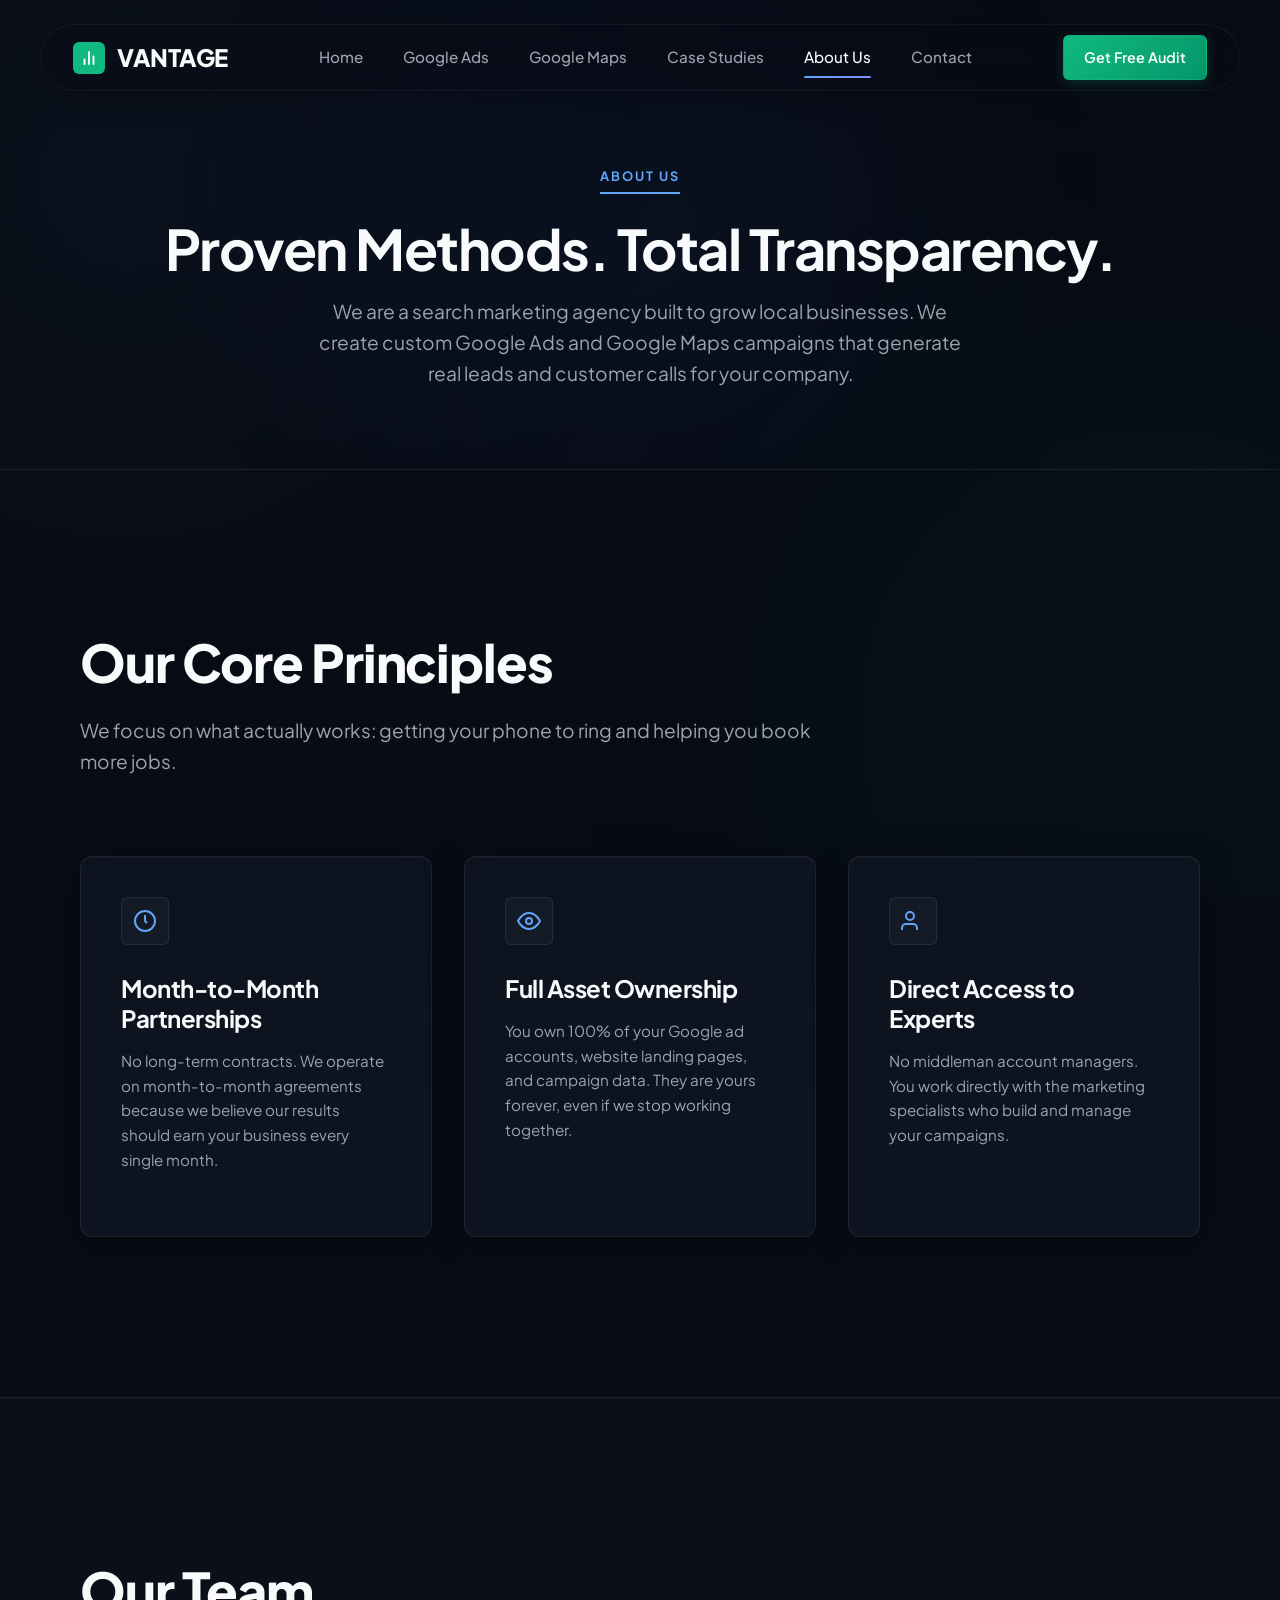
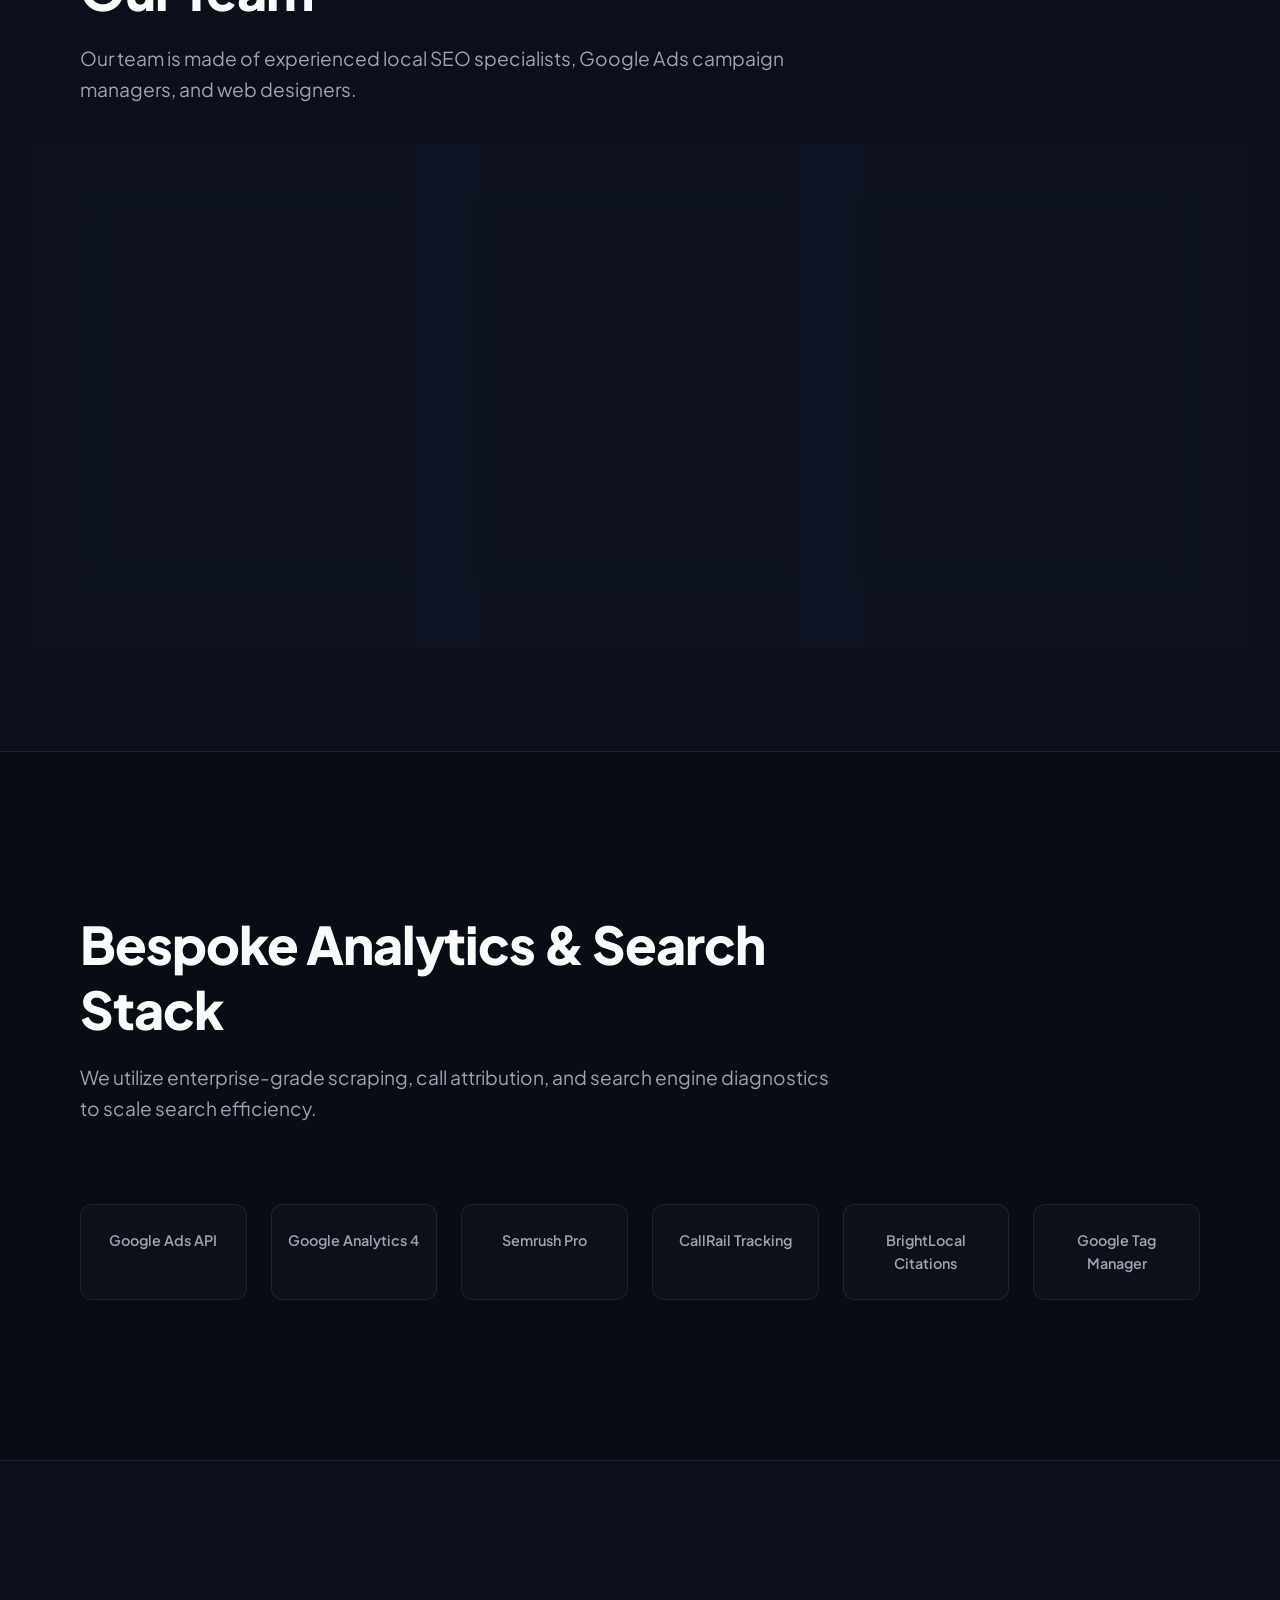
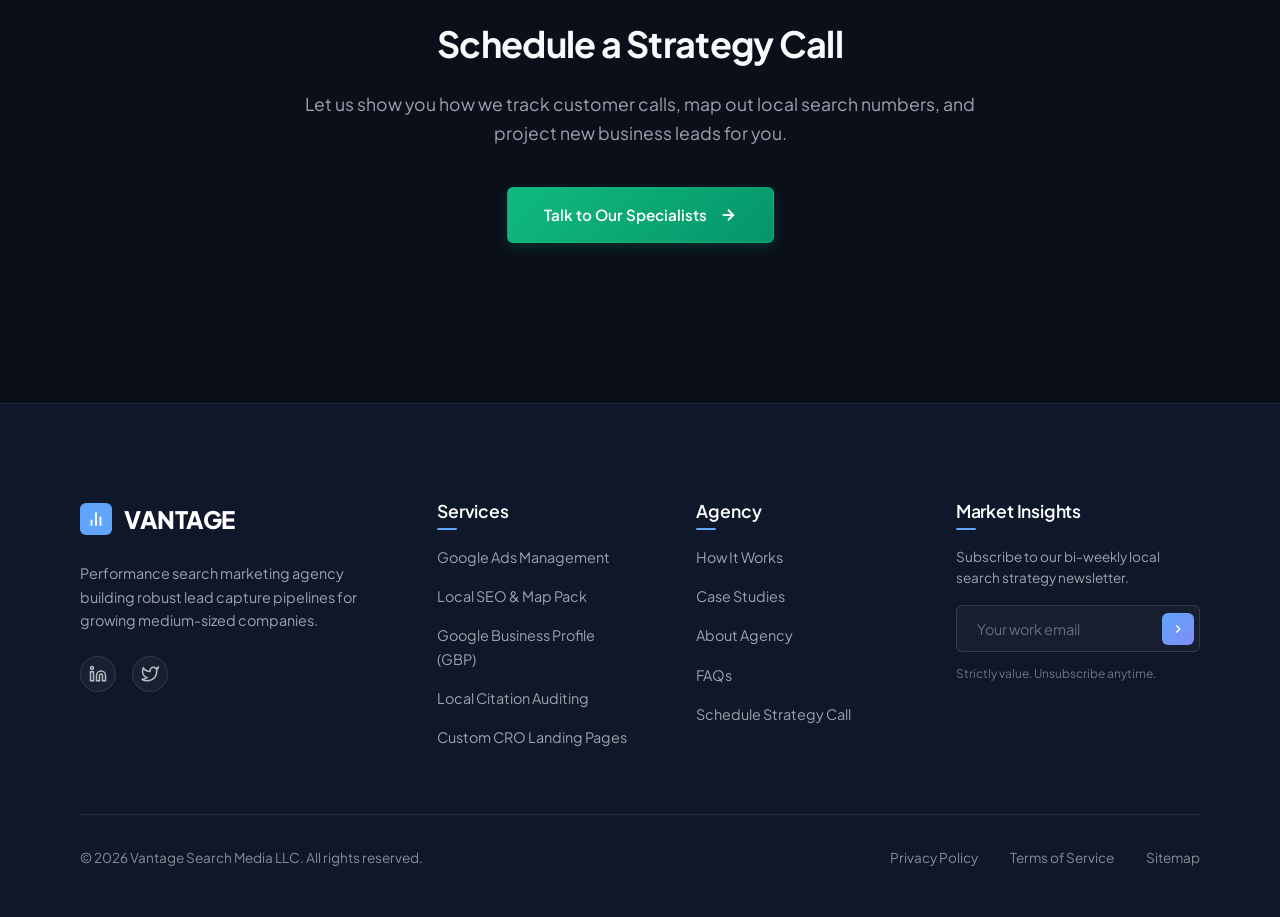
<file: about.html>
<!DOCTYPE html>
<html lang="en">
<head>
  <meta charset="UTF-8">
  <meta name="viewport" content="width=device-width, initial-scale=1.0">
  <meta name="description" content="About Vantage Search Media. Meet our team of Google Ads specialists, local SEO architects, and CRO engineers. Month-to-month contracts, full transparency.">
  <title>About Agency | Vantage Search Media</title>
  <link rel="stylesheet" href="styles.css">
  <link rel="icon" type="image/png" href="data:image/svg+xml,<svg xmlns=%22http://www.w3.org/2000/svg%22 viewBox=%220 0 100 100%22><rect width=%22100%22 height=%22100%22 rx=%2220%22 fill=%22url(%23g)%22/><defs><linearGradient id=%22g%22 x1=%220%22 y1=%220%22 x2=%221%22 y2=%221%22><stop offset=%220%25%22 stop-color=%22%2310b981%22/><stop offset=%2250%25%22 stop-color=%22%236366f1%22/><stop offset=%22100%25%22 stop-color=%22%23a855f7%22/></linearGradient></defs><path d=%22M30,30 L50,70 L70,30%22 fill=%22none%22 stroke=%22white%22 stroke-width=%228%22 stroke-linecap=%22round%22 stroke-linejoin=%22round%22/></svg>">
</head>
<body>



  <!-- NAVIGATION -->
  <header class="navbar scrolled" id="navbar">
    <div class="container">
      <a href="index.html" class="logo">
        <span class="logo-icon">
          <svg xmlns="http://www.w3.org/2000/svg" class="logo-svg" width="18" height="18" viewBox="0 0 24 24" fill="none" stroke="white" stroke-width="2.5" stroke-linecap="round" stroke-linejoin="round">
            <line x1="18" y1="20" x2="18" y2="10"></line>
            <line x1="12" y1="20" x2="12" y2="4"></line>
            <line x1="6" y1="20" x2="6" y2="14"></line>
          </svg>
        </span>
        <span class="logo-text">VANTAGE</span>
      </a>
      
      <nav class="nav-links">
        <a href="index.html" class="nav-link">Home</a>
        <a href="google-ads.html" class="nav-link">Google Ads</a>
        <a href="local-seo.html" class="nav-link">Google Maps</a>
        <a href="case-studies.html" class="nav-link">Case Studies</a>
        <a href="about.html" class="nav-link">About Us</a>
        <a href="contact.html" class="nav-link">Contact</a>
      </nav>

      <div class="nav-actions">
        <a href="contact.html" class="btn btn-primary" style="padding: 0.6rem 1.25rem; font-size: 0.9rem;" id="nav-cta">Get Free Audit</a>
        <button class="mobile-nav-toggle" id="mobile-toggle" aria-label="Toggle Menu">
          <svg xmlns="http://www.w3.org/2000/svg" class="nav-toggle-icon" width="24" height="24" viewBox="0 0 24 24" fill="none" stroke="currentColor" stroke-width="2" stroke-linecap="round">
            <line x1="3" y1="12" x2="21" y2="12"></line>
            <line x1="3" y1="6" x2="21" y2="6"></line>
            <line x1="3" y1="18" x2="21" y2="18"></line>
          </svg>
        </button>
      </div>
    </div>
  </header>

  <!-- Mobile Overlay Menu -->
  <div class="mobile-nav-menu" id="mobile-menu">
    <button class="mobile-close-btn" id="mobile-close" aria-label="Close Menu">&times;</button>
    <a href="index.html" class="mobile-nav-link">Home</a>
    <a href="google-ads.html" class="mobile-nav-link">Google Ads</a>
    <a href="local-seo.html" class="mobile-nav-link">Google Maps</a>
    <a href="case-studies.html" class="mobile-nav-link">Case Studies</a>
    <a href="about.html" class="mobile-nav-link">About Us</a>
    <a href="contact.html" class="mobile-nav-link">Contact</a>
    <a href="contact.html" class="btn btn-primary" style="margin-top: 1.5rem;">Get Free Audit</a>
  </div>

  <!-- SUBPAGE HERO -->
  <section class="subpage-hero">
    <div class="container">
      <span class="section-header" style="margin-bottom: 0.5rem;"><span class="tag">About Us</span></span>
      <h1>Proven Methods. Total Transparency.</h1>
      <p>We are a search marketing agency built to grow local businesses. We create custom Google Ads and Google Maps campaigns that generate real leads and customer calls for your company.</p>
    </div>
  </section>

  <!-- CORE VALUES GRID -->
  <section class="section-padding">
    <div class="container">
      <div class="section-header">
        <h2>Our Core Principles</h2>
        <p>We focus on what actually works: getting your phone to ring and helping you book more jobs.</p>
      </div>
      
      <div class="services-grid">
        <div class="service-card glass">
          <div class="service-icon"><svg xmlns="http://www.w3.org/2000/svg" class="service-svg" width="24" height="24" viewBox="0 0 24 24" fill="none" stroke="currentColor" stroke-width="2"><circle cx="12" cy="12" r="10"/><polyline points="12 6 12 12 14 14"/></svg></div>
          <h3>Month-to-Month Partnerships</h3>
          <p>No long-term contracts. We operate on month-to-month agreements because we believe our results should earn your business every single month.</p>
        </div>
        <div class="service-card glass">
          <div class="service-icon"><svg xmlns="http://www.w3.org/2000/svg" class="service-svg" width="24" height="24" viewBox="0 0 24 24" fill="none" stroke="currentColor" stroke-width="2"><path d="M1 12s4-8 11-8 11 8 11 8-4 8-11 8-11-8-11-8z"/><circle cx="12" cy="12" r="3"/></svg></div>
          <h3>Full Asset Ownership</h3>
          <p>You own 100% of your Google ad accounts, website landing pages, and campaign data. They are yours forever, even if we stop working together.</p>
        </div>
        <div class="service-card glass">
          <div class="service-icon"><svg xmlns="http://www.w3.org/2000/svg" class="service-svg" width="24" height="24" viewBox="0 0 24 24" fill="none" stroke="currentColor" stroke-width="2"><path d="M16 21v-2a4 4 0 0 0-4-4H5a4 4 0 0 0-4 4v2"/><circle cx="9" cy="7" r="4"/></svg></div>
          <h3>Direct Access to Experts</h3>
          <p>No middleman account managers. You work directly with the marketing specialists who build and manage your campaigns.</p>
        </div>
      </div>
    </div>
  </section>

  <!-- TEAM GRID -->
  <section class="section-padding" style="background: var(--bg-secondary); border-top: 1px solid var(--glass-border); border-bottom: 1px solid var(--glass-border);">
    <div class="container">
      <div class="section-header">
        <h2>Our Team</h2>
        <p>Our team is made of experienced local SEO specialists, Google Ads campaign managers, and web designers.</p>
      </div>

      <div class="team-grid">
        <!-- Team 1 -->
        <div class="team-card glass">
          <div class="team-avatar">AS</div>
          <h3>Alex Sterling</h3>
          <span class="role">Principal Paid Search Architect</span>
          <p>Bidding specialist with 8+ years optimizing capital allocation on paid search auctions. Expert in dayparting architecture and competitive intelligence.</p>
        </div>

        <!-- Team 2 -->
        <div class="team-card glass">
          <div class="team-avatar" style="background:linear-gradient(135deg, var(--accent-emerald) 0%, var(--accent-indigo) 100%);">ER</div>
          <h3>Elena Rostova</h3>
          <span class="role">Lead Local SEO Architect</span>
          <p>Maps positioning architect. Expert in citation integrity audits, competitive compliance enforcement, and geo-targeted authority signaling.</p>
        </div>

        <!-- Team 3 -->
        <div class="team-card glass">
          <div class="team-avatar" style="background:linear-gradient(135deg, var(--accent-purple) 0%, var(--accent-indigo) 100%);">MV</div>
          <h3>Marcus Vance</h3>
          <span class="role">Technical CRO Engineer</span>
          <p>Conversion engineer specializing in lightweight, high-performance landing architecture. Expert in speed optimization and behavioral telemetry.</p>
        </div>
      </div>
    </div>
  </section>

  <!-- TOOL STACK SHOWCASE -->
  <section class="section-padding">
    <div class="container">
      <div class="section-header">
        <h2>Bespoke Analytics & Search Stack</h2>
        <p>We utilize enterprise-grade scraping, call attribution, and search engine diagnostics to scale search efficiency.</p>
      </div>

      <div class="tool-grid">
        <div class="tool-item">Google Ads API</div>
        <div class="tool-item">Google Analytics 4</div>
        <div class="tool-item">Semrush Pro</div>
        <div class="tool-item">CallRail Tracking</div>
        <div class="tool-item">BrightLocal Citations</div>
        <div class="tool-item">Google Tag Manager</div>
      </div>
    </div>
  </section>

  <!-- CTA ACTION PANEL -->
  <section class="section-padding" style="background: var(--bg-secondary); border-top: 1px solid var(--glass-border); text-align: center;">
    <div class="container" style="max-width: 800px;">
      <h2 style="font-size: 2.25rem; margin-bottom: 1.5rem; font-family: var(--font-heading);">Schedule a Strategy Call</h2>
      <p style="color: var(--text-secondary); font-size: 1.1rem; margin-bottom: 2.5rem;">Let us show you how we track customer calls, map out local search numbers, and project new business leads for you.</p>
      <a href="contact.html" class="btn btn-primary">
        <span>Talk to Our Specialists</span>
        <svg xmlns="http://www.w3.org/2000/svg" class="btn-icon" viewBox="0 0 24 24" fill="none" stroke="currentColor" stroke-width="2.5" style="width:18px; height:18px;"><line x1="5" y1="12" x2="19" y2="12"></line><polyline points="12 5 19 12 12 19"></polyline></svg>
      </a>
    </div>
  </section>

  <!-- FOOTER -->
  <footer class="footer">
    <div class="container">
      <div class="footer-grid">
        <div class="footer-info">
          <a href="index.html" class="logo">
            <span class="logo-icon">
              <svg xmlns="http://www.w3.org/2000/svg" class="logo-svg" width="18" height="18" viewBox="0 0 24 24" fill="none" stroke="white" stroke-width="2.5" stroke-linecap="round" stroke-linejoin="round">
                <line x1="18" y1="20" x2="18" y2="10"></line>
                <line x1="12" y1="20" x2="12" y2="4"></line>
                <line x1="6" y1="20" x2="6" y2="14"></line>
              </svg>
            </span>
            <span class="logo-text">VANTAGE</span>
          </a>
          <p class="footer-info-text">Performance search marketing agency building robust lead capture pipelines for growing medium-sized companies.</p>
          <div class="footer-socials">
            <a href="#" class="social-link" aria-label="LinkedIn"><svg xmlns="http://www.w3.org/2000/svg" viewBox="0 0 24 24" fill="none" stroke="currentColor" stroke-width="2"><path d="M16 8a6 6 0 0 1 6 6v7h-4v-7a2 2 0 0 0-2-2 2 2 0 0 0-2 2v7h-4v-7a6 6 0 0 1 6-6z"/><rect x="2" y="9" width="4" height="12"/><circle cx="4" cy="4" r="2"/></svg></a>
            <a href="#" class="social-link" aria-label="Twitter"><svg xmlns="http://www.w3.org/2000/svg" viewBox="0 0 24 24" fill="none" stroke="currentColor" stroke-width="2"><path d="M23 3a10.9 10.9 0 0 1-3.14 1.53 4.48 4.48 0 0 0-7.86 3v1A10.66 10.66 0 0 1 3 4s-4 9 5 13a11.64 11.64 0 0 1-7 2c9 5 20 0 20-11.5a4.5 4.5 0 0 0-.08-.83A7.72 7.72 0 0 0 23 3z"/></svg></a>
          </div>
        </div>
        <div class="footer-col">
          <h4>Services</h4>
          <div class="footer-links">
            <a href="google-ads.html">Google Ads Management</a>
            <a href="local-seo.html">Local SEO & Map Pack</a>
            <a href="local-seo.html">Google Business Profile (GBP)</a>
            <a href="local-seo.html">Local Citation Auditing</a>
            <a href="google-ads.html">Custom CRO Landing Pages</a>
          </div>
        </div>
        <div class="footer-col">
          <h4>Agency</h4>
          <div class="footer-links">
            <a href="index.html#roadmap">How It Works</a>
            <a href="case-studies.html">Case Studies</a>
            <a href="about.html">About Agency</a>
            <a href="index.html#faqs">FAQs</a>
            <a href="contact.html">Schedule Strategy Call</a>
          </div>
        </div>
        <div class="footer-col">
          <h4>Market Insights</h4>
          <p class="footer-info-text" style="margin-bottom: 1rem; font-size: 0.85rem;">Subscribe to our bi-weekly local search strategy newsletter.</p>
          <form class="newsletter-form" onsubmit="event.preventDefault(); alert('Subscribed!');">
            <div class="newsletter-input-group">
              <input type="email" class="newsletter-input" placeholder="Your work email" required>
              <button type="submit" class="newsletter-submit-btn" aria-label="Subscribe"><svg xmlns="http://www.w3.org/2000/svg" class="newsletter-submit-icon" width="14" height="14" viewBox="0 0 24 24" fill="none" stroke="currentColor" stroke-width="2.5"><polyline points="9 18 15 12 9 6"/></svg></button>
            </div>
            <span class="newsletter-text">Strictly value. Unsubscribe anytime.</span>
          </form>
        </div>
      </div>
      <div class="footer-bottom">
        <div class="footer-copy">&copy; 2026 Vantage Search Media LLC. All rights reserved.</div>
        <div class="footer-bottom-links">
          <a href="#">Privacy Policy</a>
          <a href="#">Terms of Service</a>
          <a href="#">Sitemap</a>
        </div>
      </div>
    </div>
  </footer>

  <script src="app.js"></script>
</body>
</html>
</file>
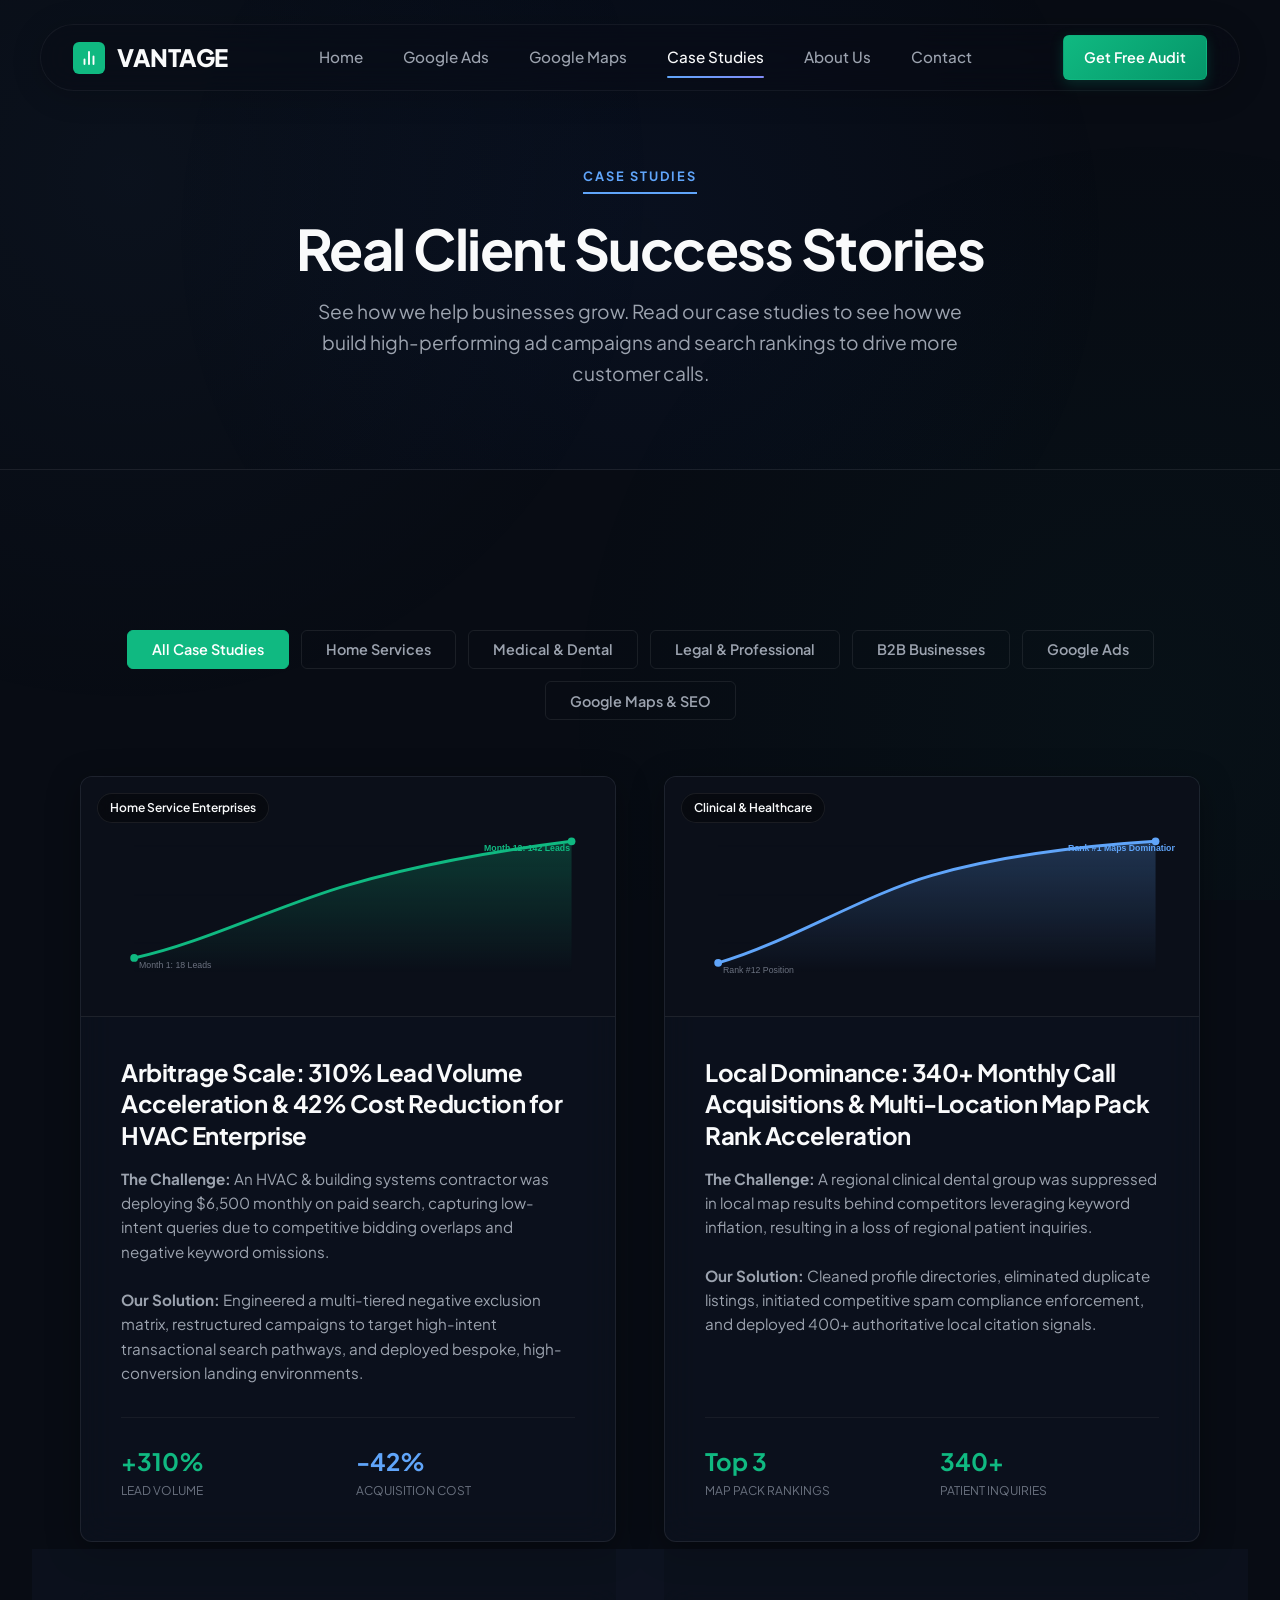
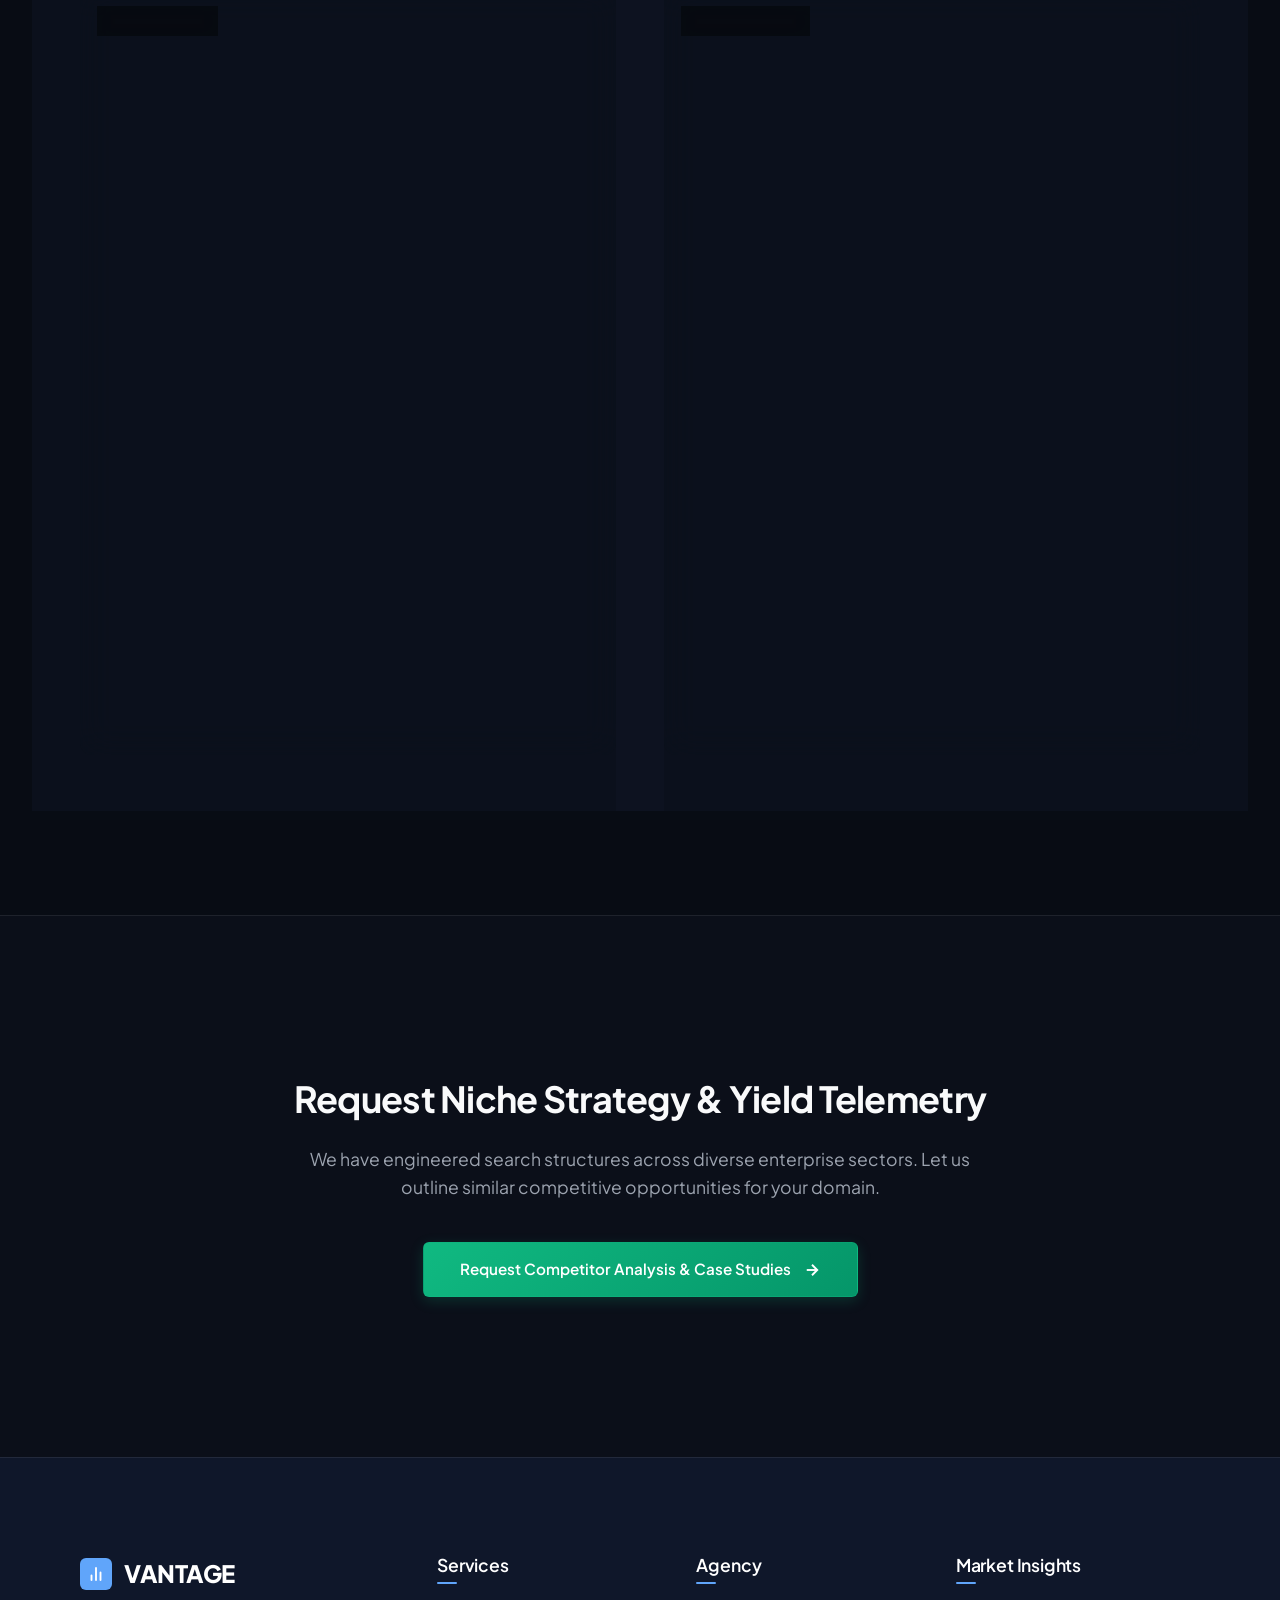
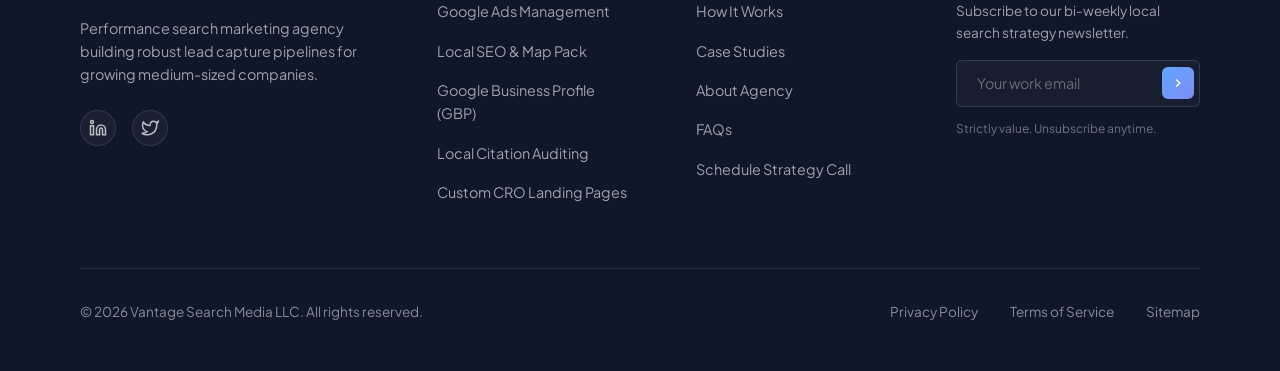
<file: case-studies.html>
<!DOCTYPE html>
<html lang="en">
<head>
  <meta charset="UTF-8">
  <meta name="viewport" content="width=device-width, initial-scale=1.0">
  <meta name="description" content="Case studies and performance data for Google Ads and Local SEO campaigns across industries. Real leads, low CPL, higher ROI.">
  <title>Client Case Studies | Vantage Search Media</title>
  <link rel="stylesheet" href="styles.css">
  <link rel="icon" type="image/png" href="data:image/svg+xml,<svg xmlns=%22http://www.w3.org/2000/svg%22 viewBox=%220 0 100 100%22><rect width=%22100%22 height=%22100%22 rx=%2220%22 fill=%22url(%23g)%22/><defs><linearGradient id=%22g%22 x1=%220%22 y1=%220%22 x2=%221%22 y2=%221%22><stop offset=%220%25%22 stop-color=%22%2310b981%22/><stop offset=%2250%25%22 stop-color=%22%236366f1%22/><stop offset=%22100%25%22 stop-color=%22%23a855f7%22/></linearGradient></defs><path d=%22M30,30 L50,70 L70,30%22 fill=%22none%22 stroke=%22white%22 stroke-width=%228%22 stroke-linecap=%22round%22 stroke-linejoin=%22round%22/></svg>">
</head>
<body>



  <!-- NAVIGATION -->
  <header class="navbar scrolled" id="navbar">
    <div class="container">
      <a href="index.html" class="logo">
        <span class="logo-icon">
          <svg xmlns="http://www.w3.org/2000/svg" class="logo-svg" width="18" height="18" viewBox="0 0 24 24" fill="none" stroke="white" stroke-width="2.5" stroke-linecap="round" stroke-linejoin="round">
            <line x1="18" y1="20" x2="18" y2="10"></line>
            <line x1="12" y1="20" x2="12" y2="4"></line>
            <line x1="6" y1="20" x2="6" y2="14"></line>
          </svg>
        </span>
        <span class="logo-text">VANTAGE</span>
      </a>
      
      <nav class="nav-links">
        <a href="index.html" class="nav-link">Home</a>
        <a href="google-ads.html" class="nav-link">Google Ads</a>
        <a href="local-seo.html" class="nav-link">Google Maps</a>
        <a href="case-studies.html" class="nav-link">Case Studies</a>
        <a href="about.html" class="nav-link">About Us</a>
        <a href="contact.html" class="nav-link">Contact</a>
      </nav>

      <div class="nav-actions">
        <a href="contact.html" class="btn btn-primary" style="padding: 0.6rem 1.25rem; font-size: 0.9rem;" id="nav-cta">Get Free Audit</a>
        <button class="mobile-nav-toggle" id="mobile-toggle" aria-label="Toggle Menu">
          <svg xmlns="http://www.w3.org/2000/svg" class="nav-toggle-icon" width="24" height="24" viewBox="0 0 24 24" fill="none" stroke="currentColor" stroke-width="2" stroke-linecap="round">
            <line x1="3" y1="12" x2="21" y2="12"></line>
            <line x1="3" y1="6" x2="21" y2="6"></line>
            <line x1="3" y1="18" x2="21" y2="18"></line>
          </svg>
        </button>
      </div>
    </div>
  </header>

  <!-- Mobile Overlay Menu -->
  <div class="mobile-nav-menu" id="mobile-menu">
    <button class="mobile-close-btn" id="mobile-close" aria-label="Close Menu">&times;</button>
    <a href="index.html" class="mobile-nav-link">Home</a>
    <a href="google-ads.html" class="mobile-nav-link">Google Ads</a>
    <a href="local-seo.html" class="mobile-nav-link">Google Maps</a>
    <a href="case-studies.html" class="mobile-nav-link">Case Studies</a>
    <a href="about.html" class="mobile-nav-link">About Us</a>
    <a href="contact.html" class="mobile-nav-link">Contact</a>
    <a href="contact.html" class="btn btn-primary" style="margin-top: 1.5rem;">Get Free Audit</a>
  </div>

  <!-- SUBPAGE HERO -->
  <section class="subpage-hero">
    <div class="container">
      <span class="section-header" style="margin-bottom: 0.5rem;"><span class="tag">Case Studies</span></span>
      <h1>Real Client Success Stories</h1>
      <p>See how we help businesses grow. Read our case studies to see how we build high-performing ad campaigns and search rankings to drive more customer calls.</p>
    </div>
  </section>

  <!-- CASE STUDIES PORTFOLIO GRID -->
  <section class="section-padding">
    <div class="container">

      <!-- Filter Controls -->
      <div class="filter-row">
        <button class="filter-btn active" data-filter-category="all" data-filter-channel="all">All Case Studies</button>
        <button class="filter-btn" data-filter-category="home-services">Home Services</button>
        <button class="filter-btn" data-filter-category="medical">Medical & Dental</button>
        <button class="filter-btn" data-filter-category="legal">Legal & Professional</button>
        <button class="filter-btn" data-filter-category="b2b">B2B Businesses</button>
        <button class="filter-btn" data-filter-channel="google-ads">Google Ads</button>
        <button class="filter-btn" data-filter-channel="local-seo">Google Maps & SEO</button>
      </div>

      <div class="case-studies-grid" style="grid-template-columns: repeat(2, 1fr); gap: 3rem;">
        
        <!-- Case Study 1 -->
        <div class="case-card-wrapper" data-category="home-services" data-channel="google-ads">
          <div class="case-card glass">
            <div class="case-image" style="height: 240px; background: var(--bg-secondary); flex-direction: column; align-items: stretch; justify-content: stretch; padding: 1.5rem 1.5rem 0.5rem 1.5rem;">
              <span class="case-tag">Home Service Enterprises</span>
              <div style="width:100%; height:100%; position:relative;">
                <svg xmlns="http://www.w3.org/2000/svg" viewBox="0 0 500 160" width="100%" height="100%">
                  <defs>
                    <linearGradient id="gscGrad1" x1="0" y1="0" x2="0" y2="1">
                      <stop offset="0%" stop-color="var(--accent-emerald)" stop-opacity="0.25"/>
                      <stop offset="100%" stop-color="var(--accent-emerald)" stop-opacity="0"/>
                    </linearGradient>
                  </defs>
                  <line x1="30" y1="20" x2="480" y2="20" stroke="rgba(15, 23, 42, 0.05)" stroke-width="1"/>
                  <line x1="30" y1="70" x2="480" y2="70" stroke="rgba(15, 23, 42, 0.05)" stroke-width="1"/>
                  <line x1="30" y1="120" x2="480" y2="120" stroke="rgba(15, 23, 42, 0.05)" stroke-width="1"/>
                  
                  <path d="M 30 135 C 100 120, 180 80, 250 60 C 320 40, 400 25, 480 15 L 480 150 L 30 150 Z" fill="url(#gscGrad1)"/>
                  <path class="svg-chart-path" d="M 30 135 C 100 120, 180 80, 250 60 C 320 40, 400 25, 480 15" fill="none" stroke="var(--accent-emerald)" stroke-width="3" stroke-linecap="round"/>
                  
                  <circle cx="30" cy="135" r="4" fill="var(--accent-emerald)"/>
                  <circle cx="480" cy="15" r="4" fill="var(--accent-emerald)"/>
                  
                  <text x="35" y="145" fill="var(--text-muted)" font-size="9" font-family="sans-serif">Month 1: 18 Leads</text>
                  <text x="390" y="25" fill="var(--accent-emerald)" font-size="9" font-family="sans-serif" font-weight="bold">Month 12: 142 Leads</text>
                </svg>
              </div>
            </div>
            <div class="case-card-body" style="padding: 2.5rem;">
              <h3 style="font-size: 1.5rem; margin-bottom: 1rem;">Arbitrage Scale: 310% Lead Volume Acceleration & 42% Cost Reduction for HVAC Enterprise</h3>
              <p style="color:var(--text-secondary); font-size: 0.95rem; line-height: 1.6; margin-bottom: 1.5rem;">
                <strong>The Challenge:</strong> An HVAC & building systems contractor was deploying $6,500 monthly on paid search, capturing low-intent queries due to competitive bidding overlaps and negative keyword omissions.
              </p>
              <p style="color:var(--text-secondary); font-size: 0.95rem; line-height: 1.6; margin-bottom: 2rem;">
                <strong>Our Solution:</strong> Engineered a multi-tiered negative exclusion matrix, restructured campaigns to target high-intent transactional search pathways, and deployed bespoke, high-conversion landing environments.
              </p>
              <div class="case-stats" style="border-top: 1px solid rgba(255,255,255,0.05); padding-top: 1.5rem;">
                <div>
                  <div class="case-stat-val" style="color: var(--accent-emerald);">+310%</div>
                  <div class="case-stat-lbl">Lead Volume</div>
                </div>
                <div>
                  <div class="case-stat-val" style="color: var(--accent-indigo);">-42%</div>
                  <div class="case-stat-lbl">Acquisition Cost</div>
                </div>
              </div>
            </div>
          </div>
        </div>
 
        <!-- Case Study 2 -->
        <div class="case-card-wrapper" data-category="medical" data-channel="local-seo">
          <div class="case-card glass">
            <div class="case-image" style="height: 240px; background: var(--bg-secondary); flex-direction: column; align-items: stretch; justify-content: stretch; padding: 1.5rem 1.5rem 0.5rem 1.5rem;">
              <span class="case-tag">Clinical & Healthcare</span>
              <div style="width:100%; height:100%; position:relative;">
                <svg xmlns="http://www.w3.org/2000/svg" viewBox="0 0 500 160" width="100%" height="100%">
                  <defs>
                    <linearGradient id="gscGrad2" x1="0" y1="0" x2="0" y2="1">
                      <stop offset="0%" stop-color="var(--accent-indigo)" stop-opacity="0.25"/>
                      <stop offset="100%" stop-color="var(--accent-indigo)" stop-opacity="0"/>
                    </linearGradient>
                  </defs>
                  <line x1="30" y1="20" x2="480" y2="20" stroke="rgba(15, 23, 42, 0.05)" stroke-width="1"/>
                  <line x1="30" y1="70" x2="480" y2="70" stroke="rgba(15, 23, 42, 0.05)" stroke-width="1"/>
                  <line x1="30" y1="120" x2="480" y2="120" stroke="rgba(15, 23, 42, 0.05)" stroke-width="1"/>
                  
                  <path d="M 30 140 C 100 120, 180 70, 250 50 C 320 30, 400 20, 480 15 L 480 150 L 30 150 Z" fill="url(#gscGrad2)"/>
                  <path class="svg-chart-path" d="M 30 140 C 100 120, 180 70, 250 50 C 320 30, 400 20, 480 15" fill="none" stroke="var(--accent-indigo)" stroke-width="3" stroke-linecap="round"/>
                  
                  <circle cx="30" cy="140" r="4" fill="var(--accent-indigo)"/>
                  <circle cx="480" cy="15" r="4" fill="var(--accent-indigo)"/>
                  
                  <text x="35" y="150" fill="var(--text-muted)" font-size="9" font-family="sans-serif">Rank #12 Position</text>
                  <text x="390" y="25" fill="var(--accent-indigo)" font-size="9" font-family="sans-serif" font-weight="bold">Rank #1 Maps Domination</text>
                </svg>
              </div>
            </div>
            <div class="case-card-body" style="padding: 2.5rem;">
              <h3 style="font-size: 1.5rem; margin-bottom: 1rem;">Local Dominance: 340+ Monthly Call Acquisitions & Multi-Location Map Pack Rank Acceleration</h3>
              <p style="color:var(--text-secondary); font-size: 0.95rem; line-height: 1.6; margin-bottom: 1.5rem;">
                <strong>The Challenge:</strong> A regional clinical dental group was suppressed in local map results behind competitors leveraging keyword inflation, resulting in a loss of regional patient inquiries.
              </p>
              <p style="color:var(--text-secondary); font-size: 0.95rem; line-height: 1.6; margin-bottom: 2rem;">
                <strong>Our Solution:</strong> Cleaned profile directories, eliminated duplicate listings, initiated competitive spam compliance enforcement, and deployed 400+ authoritative local citation signals.
              </p>
              <div class="case-stats" style="border-top: 1px solid rgba(255,255,255,0.05); padding-top: 1.5rem;">
                <div>
                  <div class="case-stat-val" style="color: var(--accent-emerald);">Top 3</div>
                  <div class="case-stat-lbl">Map Pack Rankings</div>
                </div>
                <div>
                  <div class="case-stat-val" style="color: var(--accent-emerald);">340+</div>
                  <div class="case-stat-lbl">Patient Inquiries</div>
                </div>
              </div>
            </div>
          </div>
        </div>
 
        <!-- Case Study 3 -->
        <div class="case-card-wrapper" data-category="legal" data-channel="google-ads">
          <div class="case-card glass">
            <div class="case-image" style="height: 240px; background: var(--bg-secondary); flex-direction: column; align-items: stretch; justify-content: stretch; padding: 1.5rem 1.5rem 0.5rem 1.5rem;">
              <span class="case-tag">Advisory & Legal</span>
              <div style="width:100%; height:100%; position:relative;">
                <svg xmlns="http://www.w3.org/2000/svg" viewBox="0 0 500 160" width="100%" height="100%">
                  <defs>
                    <linearGradient id="gscGrad3" x1="0" y1="0" x2="0" y2="1">
                      <stop offset="0%" stop-color="var(--accent-purple)" stop-opacity="0.25"/>
                      <stop offset="100%" stop-color="var(--accent-purple)" stop-opacity="0"/>
                    </linearGradient>
                  </defs>
                  <line x1="30" y1="20" x2="480" y2="20" stroke="rgba(15, 23, 42, 0.05)" stroke-width="1"/>
                  <line x1="30" y1="70" x2="480" y2="70" stroke="rgba(15, 23, 42, 0.05)" stroke-width="1"/>
                  <line x1="30" y1="120" x2="480" y2="120" stroke="rgba(15, 23, 42, 0.05)" stroke-width="1"/>
                  
                  <path d="M 30 145 C 100 130, 180 80, 250 65 C 320 50, 400 25, 480 15 L 480 150 L 30 150 Z" fill="url(#gscGrad3)"/>
                  <path class="svg-chart-path" d="M 30 145 C 100 130, 180 80, 250 65 C 320 50, 400 25, 480 15" fill="none" stroke="var(--accent-purple)" stroke-width="3" stroke-linecap="round"/>
                  
                  <circle cx="30" cy="145" r="4" fill="var(--accent-purple)"/>
                  <circle cx="480" cy="15" r="4" fill="var(--accent-purple)"/>
                  
                  <text x="35" y="150" fill="var(--text-muted)" font-size="9" font-family="sans-serif">Initial: 0.8x ROI</text>
                  <text x="390" y="25" fill="var(--accent-purple)" font-size="9" font-family="sans-serif" font-weight="bold">Current: 4.2x Google Ads ROI</text>
                </svg>
              </div>
            </div>
            <div class="case-card-body" style="padding: 2.5rem;">
              <h3 style="font-size: 1.5rem; margin-bottom: 1rem;">Capital Yield: 4.2x Paid Search ROI & 12.5% Appointment Booking Rate for Estates Practice</h3>
              <p style="color:var(--text-secondary); font-size: 0.95rem; line-height: 1.6; margin-bottom: 1.5rem;">
                <strong>The Challenge:</strong> An estate planning advisory practice faced $50+ click costs on high-level search queries, depleting capital reserves without generating qualified consultation bookings.
              </p>
              <p style="color:var(--text-secondary); font-size: 0.95rem; line-height: 1.6; margin-bottom: 2rem;">
                <strong>Our Solution:</strong> Realigned campaign architecture to localized high-intent long-tail phrases, built mobile-optimized booking pages, and automated instant scheduling confirmation.
              </p>
              <div class="case-stats" style="border-top: 1px solid rgba(255,255,255,0.05); padding-top: 1.5rem;">
                <div>
                  <div class="case-stat-val" style="color: var(--accent-emerald);">4.2x</div>
                  <div class="case-stat-lbl">Return on Ad Spend</div>
                </div>
                <div>
                  <div class="case-stat-val" style="color: var(--accent-indigo);">12.5%</div>
                  <div class="case-stat-lbl">Booking Conversion</div>
                </div>
              </div>
            </div>
          </div>
        </div>
 
        <!-- Case Study 4 -->
        <div class="case-card-wrapper" data-category="b2b" data-channel="local-seo">
          <div class="case-card glass">
            <div class="case-image" style="height: 240px; background: var(--bg-secondary); flex-direction: column; align-items: stretch; justify-content: stretch; padding: 1.5rem 1.5rem 0.5rem 1.5rem;">
              <span class="case-tag">B2B Infrastructure</span>
              <div style="width:100%; height:100%; position:relative;">
                <svg xmlns="http://www.w3.org/2000/svg" viewBox="0 0 500 160" width="100%" height="100%">
                  <defs>
                    <linearGradient id="gscGrad4" x1="0" y1="0" x2="0" y2="1">
                      <stop offset="0%" stop-color="var(--accent-emerald)" stop-opacity="0.25"/>
                      <stop offset="100%" stop-color="var(--accent-emerald)" stop-opacity="0"/>
                    </linearGradient>
                  </defs>
                  <line x1="30" y1="20" x2="480" y2="20" stroke="rgba(15, 23, 42, 0.05)" stroke-width="1"/>
                  <line x1="30" y1="70" x2="480" y2="70" stroke="rgba(15, 23, 42, 0.05)" stroke-width="1"/>
                  <line x1="30" y1="120" x2="480" y2="120" stroke="rgba(15, 23, 42, 0.05)" stroke-width="1"/>
                  
                  <path d="M 30 130 C 100 115, 180 80, 250 65 C 320 50, 400 30, 480 10 L 480 150 L 30 150 Z" fill="url(#gscGrad4)"/>
                  <path class="svg-chart-path" d="M 30 130 C 100 115, 180 80, 250 65 C 320 50, 400 30, 480 10" fill="none" stroke="var(--accent-emerald)" stroke-width="3" stroke-linecap="round"/>
                  
                  <circle cx="30" cy="130" r="4" fill="var(--accent-emerald)"/>
                  <circle cx="480" cy="10" r="4" fill="var(--accent-emerald)"/>
                  
                  <text x="35" y="140" fill="var(--text-muted)" font-size="9" font-family="sans-serif">Initial: 1,200 Sessions</text>
                  <text x="380" y="20" fill="var(--accent-emerald)" font-size="9" font-family="sans-serif" font-weight="bold">Current: 6,800 Sessions/Mo</text>
                </svg>
              </div>
            </div>
            <div class="case-card-body" style="padding: 2.5rem;">
              <h3 style="font-size: 1.5rem; margin-bottom: 1rem;">Regional Expansion: Multi-Market Local Rank Deployment & 5.6x Yield for B2B IT Enterprise</h3>
              <p style="color:var(--text-secondary); font-size: 0.95rem; line-height: 1.6; margin-bottom: 1.5rem;">
                <strong>The Challenge:</strong> A commercial IT solutions enterprise lacked localized organic search presence outside its primary headquarters, missing regional contract procurement channels.
              </p>
              <p style="color:var(--text-secondary); font-size: 0.95rem; line-height: 1.6; margin-bottom: 2rem;">
                <strong>Our Solution:</strong> Built geo-targeted service entry points, synchronized local business listings across core directories, and executed a highly targeted local citation authority campaign.
              </p>
              <div class="case-stats" style="border-top: 1px solid rgba(255,255,255,0.05); padding-top: 1.5rem;">
                <div>
                  <div class="case-stat-val" style="color: var(--accent-emerald);">5.6x</div>
                  <div class="case-stat-lbl">Organic ROI</div>
                </div>
                <div>
                  <div class="case-stat-val" style="color: var(--accent-indigo);">6 Cities</div>
                  <div class="case-stat-lbl">Ranked Markets</div>
                </div>
              </div>
            </div>
          </div>
        </div>

      </div>
    </div>
  </section>

  <!-- CTA ACTION PANEL -->
  <section class="section-padding" style="background: var(--bg-secondary); border-top: 1px solid var(--glass-border); text-align: center;">
    <div class="container" style="max-width: 800px;">
      <h2 style="font-size: 2.25rem; margin-bottom: 1.5rem; font-family: var(--font-heading);">Request Niche Strategy & Yield Telemetry</h2>
      <p style="color: var(--text-secondary); font-size: 1.1rem; margin-bottom: 2.5rem;">We have engineered search structures across diverse enterprise sectors. Let us outline similar competitive opportunities for your domain.</p>
      <a href="contact.html" class="btn btn-primary">
        <span>Request Competitor Analysis & Case Studies</span>
        <svg xmlns="http://www.w3.org/2000/svg" class="btn-icon" viewBox="0 0 24 24" fill="none" stroke="currentColor" stroke-width="2.5" style="width:18px; height:18px;"><line x1="5" y1="12" x2="19" y2="12"></line><polyline points="12 5 19 12 12 19"></polyline></svg>
      </a>
    </div>
  </section>

  <!-- FOOTER -->
  <footer class="footer">
    <div class="container">
      <div class="footer-grid">
        <div class="footer-info">
          <a href="index.html" class="logo">
            <span class="logo-icon">
              <svg xmlns="http://www.w3.org/2000/svg" class="logo-svg" width="18" height="18" viewBox="0 0 24 24" fill="none" stroke="white" stroke-width="2.5" stroke-linecap="round" stroke-linejoin="round">
                <line x1="18" y1="20" x2="18" y2="10"></line>
                <line x1="12" y1="20" x2="12" y2="4"></line>
                <line x1="6" y1="20" x2="6" y2="14"></line>
              </svg>
            </span>
            <span class="logo-text">VANTAGE</span>
          </a>
          <p class="footer-info-text">Performance search marketing agency building robust lead capture pipelines for growing medium-sized companies.</p>
          <div class="footer-socials">
            <a href="#" class="social-link" aria-label="LinkedIn"><svg xmlns="http://www.w3.org/2000/svg" viewBox="0 0 24 24" fill="none" stroke="currentColor" stroke-width="2"><path d="M16 8a6 6 0 0 1 6 6v7h-4v-7a2 2 0 0 0-2-2 2 2 0 0 0-2 2v7h-4v-7a6 6 0 0 1 6-6z"/><rect x="2" y="9" width="4" height="12"/><circle cx="4" cy="4" r="2"/></svg></a>
            <a href="#" class="social-link" aria-label="Twitter"><svg xmlns="http://www.w3.org/2000/svg" viewBox="0 0 24 24" fill="none" stroke="currentColor" stroke-width="2"><path d="M23 3a10.9 10.9 0 0 1-3.14 1.53 4.48 4.48 0 0 0-7.86 3v1A10.66 10.66 0 0 1 3 4s-4 9 5 13a11.64 11.64 0 0 1-7 2c9 5 20 0 20-11.5a4.5 4.5 0 0 0-.08-.83A7.72 7.72 0 0 0 23 3z"/></svg></a>
          </div>
        </div>
        <div class="footer-col">
          <h4>Services</h4>
          <div class="footer-links">
            <a href="google-ads.html">Google Ads Management</a>
            <a href="local-seo.html">Local SEO & Map Pack</a>
            <a href="local-seo.html">Google Business Profile (GBP)</a>
            <a href="local-seo.html">Local Citation Auditing</a>
            <a href="google-ads.html">Custom CRO Landing Pages</a>
          </div>
        </div>
        <div class="footer-col">
          <h4>Agency</h4>
          <div class="footer-links">
            <a href="index.html#roadmap">How It Works</a>
            <a href="case-studies.html">Case Studies</a>
            <a href="about.html">About Agency</a>
            <a href="index.html#faqs">FAQs</a>
            <a href="contact.html">Schedule Strategy Call</a>
          </div>
        </div>
        <div class="footer-col">
          <h4>Market Insights</h4>
          <p class="footer-info-text" style="margin-bottom: 1rem; font-size: 0.85rem;">Subscribe to our bi-weekly local search strategy newsletter.</p>
          <form class="newsletter-form" onsubmit="event.preventDefault(); alert('Subscribed!');">
            <div class="newsletter-input-group">
              <input type="email" class="newsletter-input" placeholder="Your work email" required>
              <button type="submit" class="newsletter-submit-btn" aria-label="Subscribe"><svg xmlns="http://www.w3.org/2000/svg" class="newsletter-submit-icon" width="14" height="14" viewBox="0 0 24 24" fill="none" stroke="currentColor" stroke-width="2.5"><polyline points="9 18 15 12 9 6"/></svg></button>
            </div>
            <span class="newsletter-text">Strictly value. Unsubscribe anytime.</span>
          </form>
        </div>
      </div>
      <div class="footer-bottom">
        <div class="footer-copy">&copy; 2026 Vantage Search Media LLC. All rights reserved.</div>
        <div class="footer-bottom-links">
          <a href="#">Privacy Policy</a>
          <a href="#">Terms of Service</a>
          <a href="#">Sitemap</a>
        </div>
      </div>
    </div>
  </footer>

  <script src="app.js"></script>
</body>
</html>
</file>
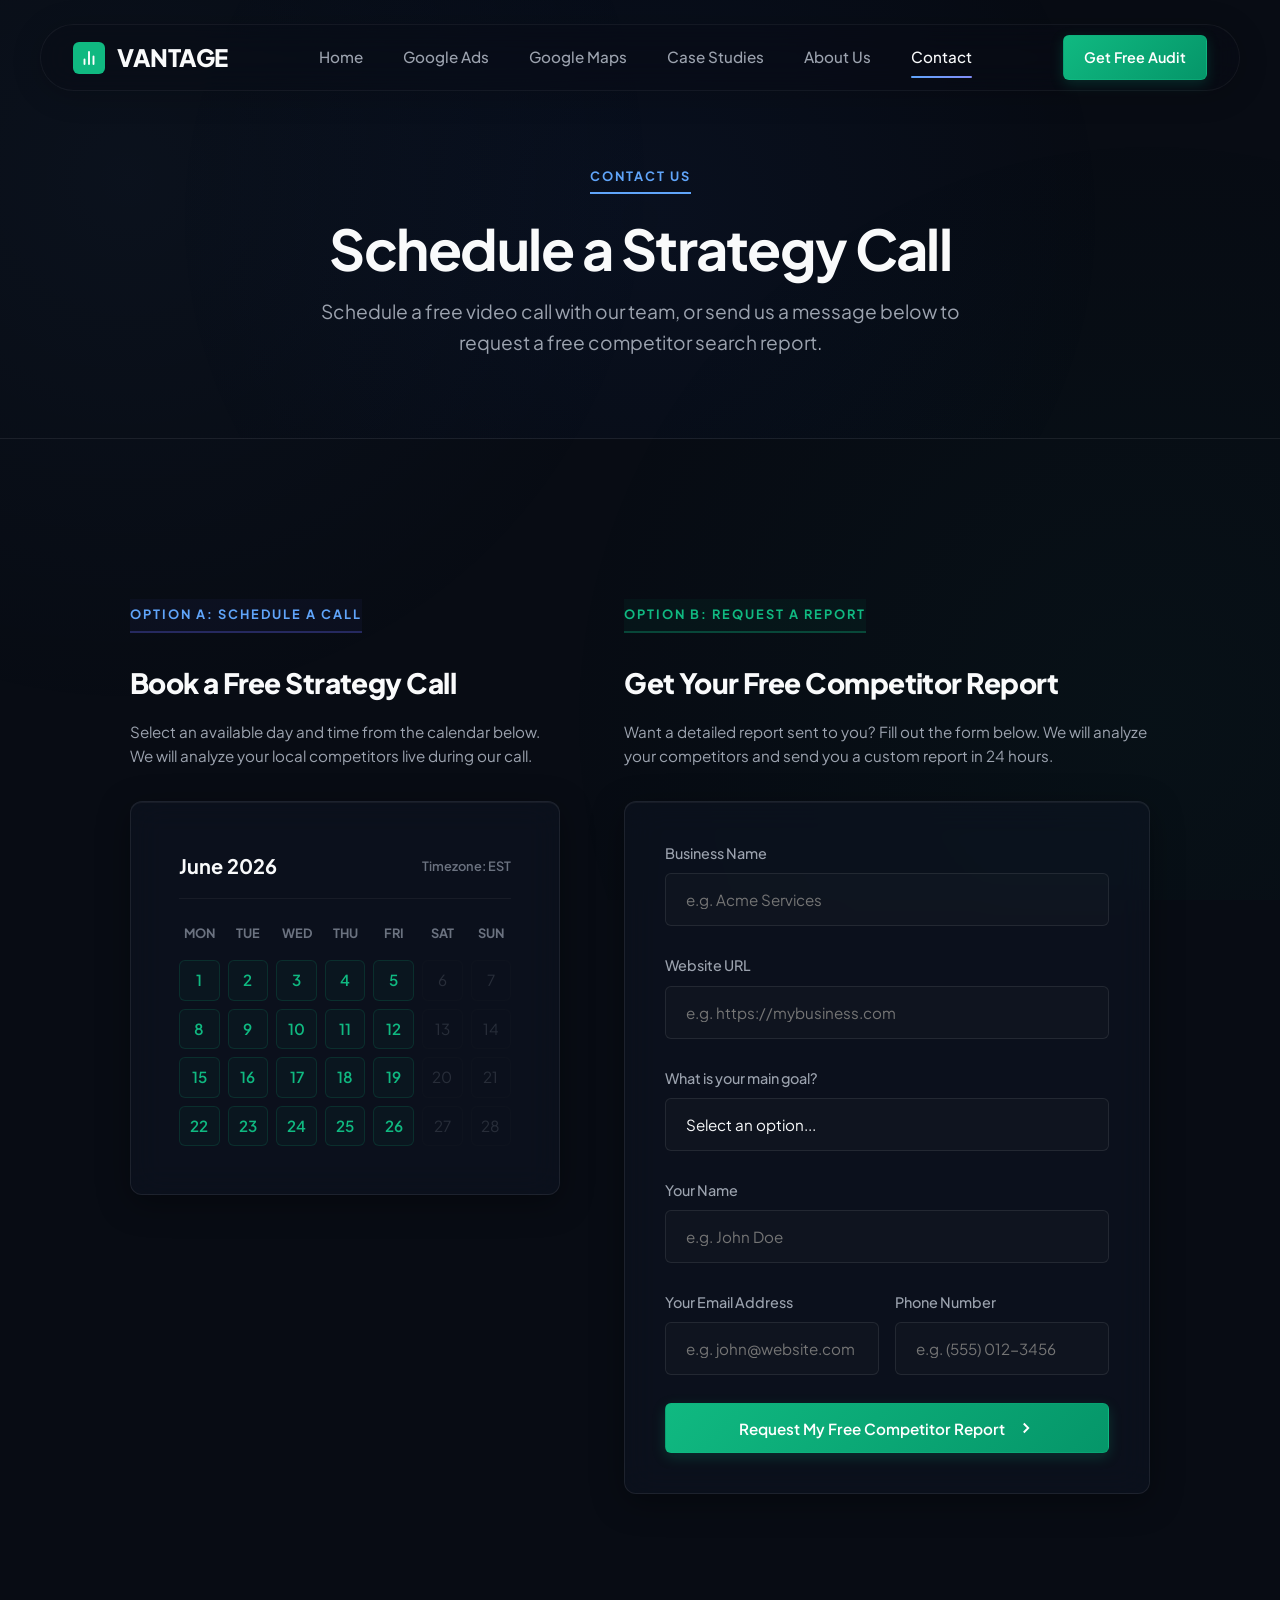
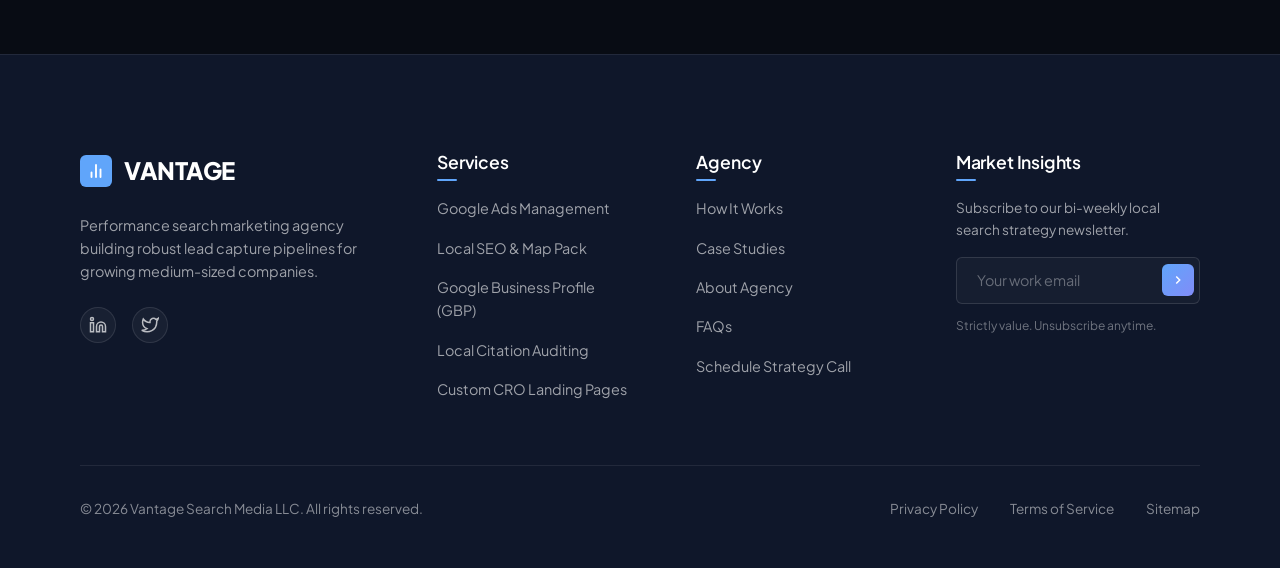
<file: contact.html>
<!DOCTYPE html>
<html lang="en">
<head>
  <meta charset="UTF-8">
  <meta name="viewport" content="width=device-width, initial-scale=1.0">
  <meta name="description" content="Schedule a strategy audit call or request a competitor analysis report. Vantage Search Media Google Ads & Local SEO agency.">
  <title>Contact & Schedule Audit | Vantage Search Media</title>
  <link rel="stylesheet" href="styles.css">
  <link rel="icon" type="image/png" href="data:image/svg+xml,<svg xmlns=%22http://www.w3.org/2000/svg%22 viewBox=%220 0 100 100%22><rect width=%22100%22 height=%22100%22 rx=%2220%22 fill=%22url(%23g)%22/><defs><linearGradient id=%22g%22 x1=%220%22 y1=%220%22 x2=%221%22 y2=%221%22><stop offset=%220%25%22 stop-color=%22%2310b981%22/><stop offset=%2250%25%22 stop-color=%22%236366f1%22/><stop offset=%22100%25%22 stop-color=%22%23a855f7%22/></linearGradient></defs><path d=%22M30,30 L50,70 L70,30%22 fill=%22none%22 stroke=%22white%22 stroke-width=%228%22 stroke-linecap=%22round%22 stroke-linejoin=%22round%22/></svg>">
</head>
<body>



  <!-- NAVIGATION -->
  <header class="navbar scrolled" id="navbar">
    <div class="container">
      <a href="index.html" class="logo">
        <span class="logo-icon">
          <svg xmlns="http://www.w3.org/2000/svg" class="logo-svg" width="18" height="18" viewBox="0 0 24 24" fill="none" stroke="white" stroke-width="2.5" stroke-linecap="round" stroke-linejoin="round">
            <line x1="18" y1="20" x2="18" y2="10"></line>
            <line x1="12" y1="20" x2="12" y2="4"></line>
            <line x1="6" y1="20" x2="6" y2="14"></line>
          </svg>
        </span>
        <span class="logo-text">VANTAGE</span>
      </a>
      
      <nav class="nav-links">
        <a href="index.html" class="nav-link">Home</a>
        <a href="google-ads.html" class="nav-link">Google Ads</a>
        <a href="local-seo.html" class="nav-link">Google Maps</a>
        <a href="case-studies.html" class="nav-link">Case Studies</a>
        <a href="about.html" class="nav-link">About Us</a>
        <a href="contact.html" class="nav-link">Contact</a>
      </nav>

      <div class="nav-actions">
        <a href="contact.html" class="btn btn-primary" style="padding: 0.6rem 1.25rem; font-size: 0.9rem;" id="nav-cta">Get Free Audit</a>
        <button class="mobile-nav-toggle" id="mobile-toggle" aria-label="Toggle Menu">
          <svg xmlns="http://www.w3.org/2000/svg" class="nav-toggle-icon" width="24" height="24" viewBox="0 0 24 24" fill="none" stroke="currentColor" stroke-width="2" stroke-linecap="round">
            <line x1="3" y1="12" x2="21" y2="12"></line>
            <line x1="3" y1="6" x2="21" y2="6"></line>
            <line x1="3" y1="18" x2="21" y2="18"></line>
          </svg>
        </button>
      </div>
    </div>
  </header>

  <!-- Mobile Overlay Menu -->
  <div class="mobile-nav-menu" id="mobile-menu">
    <button class="mobile-close-btn" id="mobile-close" aria-label="Close Menu">&times;</button>
    <a href="index.html" class="mobile-nav-link">Home</a>
    <a href="google-ads.html" class="mobile-nav-link">Google Ads</a>
    <a href="local-seo.html" class="mobile-nav-link">Google Maps</a>
    <a href="case-studies.html" class="mobile-nav-link">Case Studies</a>
    <a href="about.html" class="mobile-nav-link">About Us</a>
    <a href="contact.html" class="mobile-nav-link">Contact</a>
    <a href="contact.html" class="btn btn-primary" style="margin-top: 1.5rem;">Get Free Audit</a>
  </div>

  <!-- SUBPAGE HERO -->
  <section class="subpage-hero">
    <div class="container">
      <span class="section-header" style="margin-bottom: 0.5rem;"><span class="tag">Contact Us</span></span>
      <h1>Schedule a Strategy Call</h1>
      <p>Schedule a free video call with our team, or send us a message below to request a free competitor search report.</p>
    </div>
  </section>

  <!-- SCHEDULER & CONTACT FORM WRAPPER -->
  <section class="section-padding">
    <div class="container" style="max-width: 1100px;">
      <div class="contact-grid">
        
        <!-- Column 1: Video Call Scheduler -->
        <div>
          <span class="section-header" style="text-align: left; margin: 0 0 1.5rem 0;">
            <span class="tag" style="border-color: rgba(99,102,241,0.3); color: var(--accent-indigo); background: rgba(99,102,241,0.05);">Option A: Schedule a Call</span>
            <h2 style="font-size: 1.75rem; margin-top: 0.5rem;">Book a Free Strategy Call</h2>
          </span>
          <p style="color:var(--text-secondary); margin-bottom: 2rem; font-size:0.95rem;">
            Select an available day and time from the calendar below. We will analyze your local competitors live during our call.
          </p>
          
          <div class="scheduler-card glass" id="scheduler-wrapper">
            <div class="scheduler-header">
              <span class="scheduler-title">June 2026</span>
              <span style="color:var(--text-muted); font-size:0.8rem; font-weight:600;">Timezone: EST</span>
            </div>
            
            <div class="calendar-grid">
              <!-- Headers -->
              <div class="calendar-day-header">Mon</div>
              <div class="calendar-day-header">Tue</div>
              <div class="calendar-day-header">Wed</div>
              <div class="calendar-day-header">Thu</div>
              <div class="calendar-day-header">Fri</div>
              <div class="calendar-day-header">Sat</div>
              <div class="calendar-day-header">Sun</div>
              
              <!-- Days (Mock calendar starting June 1st, 2026 is Monday) -->
              <div class="calendar-day available" data-date="June 1, 2026">1</div>
              <div class="calendar-day available" data-date="June 2, 2026">2</div>
              <div class="calendar-day available" data-date="June 3, 2026">3</div>
              <div class="calendar-day available" data-date="June 4, 2026">4</div>
              <div class="calendar-day available" data-date="June 5, 2026">5</div>
              <div class="calendar-day muted">6</div>
              <div class="calendar-day muted">7</div>
              
              <div class="calendar-day available" data-date="June 8, 2026">8</div>
              <div class="calendar-day available" data-date="June 9, 2026">9</div>
              <div class="calendar-day available" data-date="June 10, 2026">10</div>
              <div class="calendar-day available" data-date="June 11, 2026">11</div>
              <div class="calendar-day available" data-date="June 12, 2026">12</div>
              <div class="calendar-day muted">13</div>
              <div class="calendar-day muted">14</div>
              
              <div class="calendar-day available" data-date="June 15, 2026">15</div>
              <div class="calendar-day available" data-date="June 16, 2026">16</div>
              <div class="calendar-day available" data-date="June 17, 2026">17</div>
              <div class="calendar-day available" data-date="June 18, 2026">18</div>
              <div class="calendar-day available" data-date="June 19, 2026">19</div>
              <div class="calendar-day muted">20</div>
              <div class="calendar-day muted">21</div>
 
              <div class="calendar-day available" data-date="June 22, 2026">22</div>
              <div class="calendar-day available" data-date="June 23, 2026">23</div>
              <div class="calendar-day available" data-date="June 24, 2026">24</div>
              <div class="calendar-day available" data-date="June 25, 2026">25</div>
              <div class="calendar-day available" data-date="June 26, 2026">26</div>
              <div class="calendar-day muted">27</div>
              <div class="calendar-day muted">28</div>
            </div>
 
            <!-- Time slot selector container -->
            <div class="time-slots" id="time-slots-container">
              <div class="time-slot" data-time="10:00 AM EST">10:00 AM</div>
              <div class="time-slot" data-time="1:30 PM EST">1:30 PM</div>
              <div class="time-slot" data-time="3:00 PM EST">3:00 PM</div>
            </div>
 
            <!-- Booking Confirmation Button Box -->
            <div class="booking-confirm-box" id="booking-confirm">
              <p style="font-size:0.85rem; color:var(--text-secondary); margin-bottom:1rem;">Selected: <strong id="selected-booking-date" style="color:var(--accent-emerald);">None</strong></p>
              <button class="btn btn-primary" id="confirm-booking-btn" style="width: 100%;">Confirm Strategy Call</button>
            </div>
          </div>
        </div>

        <!-- Column 2: Standard Audit Form -->
        <div>
          <span class="section-header" style="text-align: left; margin: 0 0 1.5rem 0;">
            <span class="tag" style="border-color: rgba(16,185,129,0.3); color: var(--accent-emerald); background: rgba(16,185,129,0.05);">Option B: Request a Report</span>
            <h2 style="font-size: 1.75rem; margin-top: 0.5rem;">Get Your Free Competitor Report</h2>
          </span>
          <p style="color:var(--text-secondary); margin-bottom: 2rem; font-size:0.95rem;">
            Want a detailed report sent to you? Fill out the form below. We will analyze your competitors and send you a custom report in 24 hours.
          </p>

          <div class="contact-form-panel glass" id="form-panel" style="padding: 2.5rem;">
            <form id="lead-form" onsubmit="handleFormSubmit(event)">
              <div class="form-group">
                <label for="business-name" class="form-label">Business Name</label>
                <input type="text" id="business-name" class="form-input" placeholder="e.g. Acme Services" required>
              </div>

              <div class="form-group">
                <label for="website-url" class="form-label">Website URL</label>
                <input type="url" id="website-url" class="form-input" placeholder="e.g. https://mybusiness.com" required>
              </div>

              <div class="form-group">
                <label for="lead-goal" class="form-label">What is your main goal?</label>
                <select id="lead-goal" class="form-input" style="appearance: none;" required>
                  <option value="" disabled selected>Select an option...</option>
                  <option value="ads">Grow with Google Ads</option>
                  <option value="seo">Rank Higher on Google Maps</option>
                  <option value="both">Both (Google Ads & SEO)</option>
                </select>
              </div>

              <div class="form-group">
                <label for="client-name" class="form-label">Your Name</label>
                <input type="text" id="client-name" class="form-input" placeholder="e.g. John Doe" required>
              </div>

              <div class="grid-2" style="display: grid; grid-template-columns: 1fr 1fr; gap: 1rem; margin-bottom: 1.75rem;">
                <div class="form-group" style="margin-bottom: 0;">
                  <label for="client-email" class="form-label">Your Email Address</label>
                  <input type="email" id="client-email" class="form-input" placeholder="e.g. john@website.com" required>
                </div>
                <div class="form-group" style="margin-bottom: 0;">
                  <label for="client-phone" class="form-label">Phone Number</label>
                  <input type="tel" id="client-phone" class="form-input" placeholder="e.g. (555) 012-3456" required>
                </div>
              </div>

              <button type="submit" class="btn btn-primary form-submit-btn" style="width: 100%;">
                <span>Request My Free Competitor Report</span>
                <svg xmlns="http://www.w3.org/2000/svg" class="btn-icon" viewBox="0 0 24 24" fill="none" stroke="currentColor" stroke-width="2.5"><polyline points="9 18 15 12 9 6"/></svg>
              </button>
            </form>

            <!-- Success Panel -->
            <div class="form-success-overlay" id="form-success">
              <div class="success-icon-wrapper">
                <svg xmlns="http://www.w3.org/2000/svg" viewBox="0 0 24 24" fill="none" stroke="currentColor" stroke-width="3"><polyline points="20 6 9 17 4 12"/></svg>
              </div>
              <h3>Competitor Audit Requested!</h3>
              <p>We are scanning your competitor search landscape now. We will email your custom report to <strong id="submitted-email">your email</strong> within 24 hours.</p>
              <button class="btn btn-secondary" onclick="resetForm()">Request Another Report</button>
            </div>
          </div>
        </div>

      </div>
    </div>
  </section>

  <!-- FOOTER -->
  <footer class="footer">
    <div class="container">
      <div class="footer-grid">
        <div class="footer-info">
          <a href="index.html" class="logo">
            <span class="logo-icon">
              <svg xmlns="http://www.w3.org/2000/svg" class="logo-svg" width="18" height="18" viewBox="0 0 24 24" fill="none" stroke="white" stroke-width="2.5" stroke-linecap="round" stroke-linejoin="round">
                <line x1="18" y1="20" x2="18" y2="10"></line>
                <line x1="12" y1="20" x2="12" y2="4"></line>
                <line x1="6" y1="20" x2="6" y2="14"></line>
              </svg>
            </span>
            <span class="logo-text">VANTAGE</span>
          </a>
          <p class="footer-info-text">Performance search marketing agency building robust lead capture pipelines for growing medium-sized companies.</p>
          <div class="footer-socials">
            <a href="#" class="social-link" aria-label="LinkedIn"><svg xmlns="http://www.w3.org/2000/svg" viewBox="0 0 24 24" fill="none" stroke="currentColor" stroke-width="2"><path d="M16 8a6 6 0 0 1 6 6v7h-4v-7a2 2 0 0 0-2-2 2 2 0 0 0-2 2v7h-4v-7a6 6 0 0 1 6-6z"/><rect x="2" y="9" width="4" height="12"/><circle cx="4" cy="4" r="2"/></svg></a>
            <a href="#" class="social-link" aria-label="Twitter"><svg xmlns="http://www.w3.org/2000/svg" viewBox="0 0 24 24" fill="none" stroke="currentColor" stroke-width="2"><path d="M23 3a10.9 10.9 0 0 1-3.14 1.53 4.48 4.48 0 0 0-7.86 3v1A10.66 10.66 0 0 1 3 4s-4 9 5 13a11.64 11.64 0 0 1-7 2c9 5 20 0 20-11.5a4.5 4.5 0 0 0-.08-.83A7.72 7.72 0 0 0 23 3z"/></svg></a>
          </div>
        </div>
        <div class="footer-col">
          <h4>Services</h4>
          <div class="footer-links">
            <a href="google-ads.html">Google Ads Management</a>
            <a href="local-seo.html">Local SEO & Map Pack</a>
            <a href="local-seo.html">Google Business Profile (GBP)</a>
            <a href="local-seo.html">Local Citation Auditing</a>
            <a href="google-ads.html">Custom CRO Landing Pages</a>
          </div>
        </div>
        <div class="footer-col">
          <h4>Agency</h4>
          <div class="footer-links">
            <a href="index.html#roadmap">How It Works</a>
            <a href="case-studies.html">Case Studies</a>
            <a href="about.html">About Agency</a>
            <a href="index.html#faqs">FAQs</a>
            <a href="contact.html">Schedule Strategy Call</a>
          </div>
        </div>
        <div class="footer-col">
          <h4>Market Insights</h4>
          <p class="footer-info-text" style="margin-bottom: 1rem; font-size: 0.85rem;">Subscribe to our bi-weekly local search strategy newsletter.</p>
          <form class="newsletter-form" onsubmit="event.preventDefault(); alert('Subscribed!');">
            <div class="newsletter-input-group">
              <input type="email" class="newsletter-input" placeholder="Your work email" required>
              <button type="submit" class="newsletter-submit-btn" aria-label="Subscribe"><svg xmlns="http://www.w3.org/2000/svg" class="newsletter-submit-icon" width="14" height="14" viewBox="0 0 24 24" fill="none" stroke="currentColor" stroke-width="2.5"><polyline points="9 18 15 12 9 6"/></svg></button>
            </div>
            <span class="newsletter-text">Strictly value. Unsubscribe anytime.</span>
          </form>
        </div>
      </div>
      <div class="footer-bottom">
        <div class="footer-copy">&copy; 2026 Vantage Search Media LLC. All rights reserved.</div>
        <div class="footer-bottom-links">
          <a href="#">Privacy Policy</a>
          <a href="#">Terms of Service</a>
          <a href="#">Sitemap</a>
        </div>
      </div>
    </div>
  </footer>

  <script src="app.js"></script>
</body>
</html>
</file>
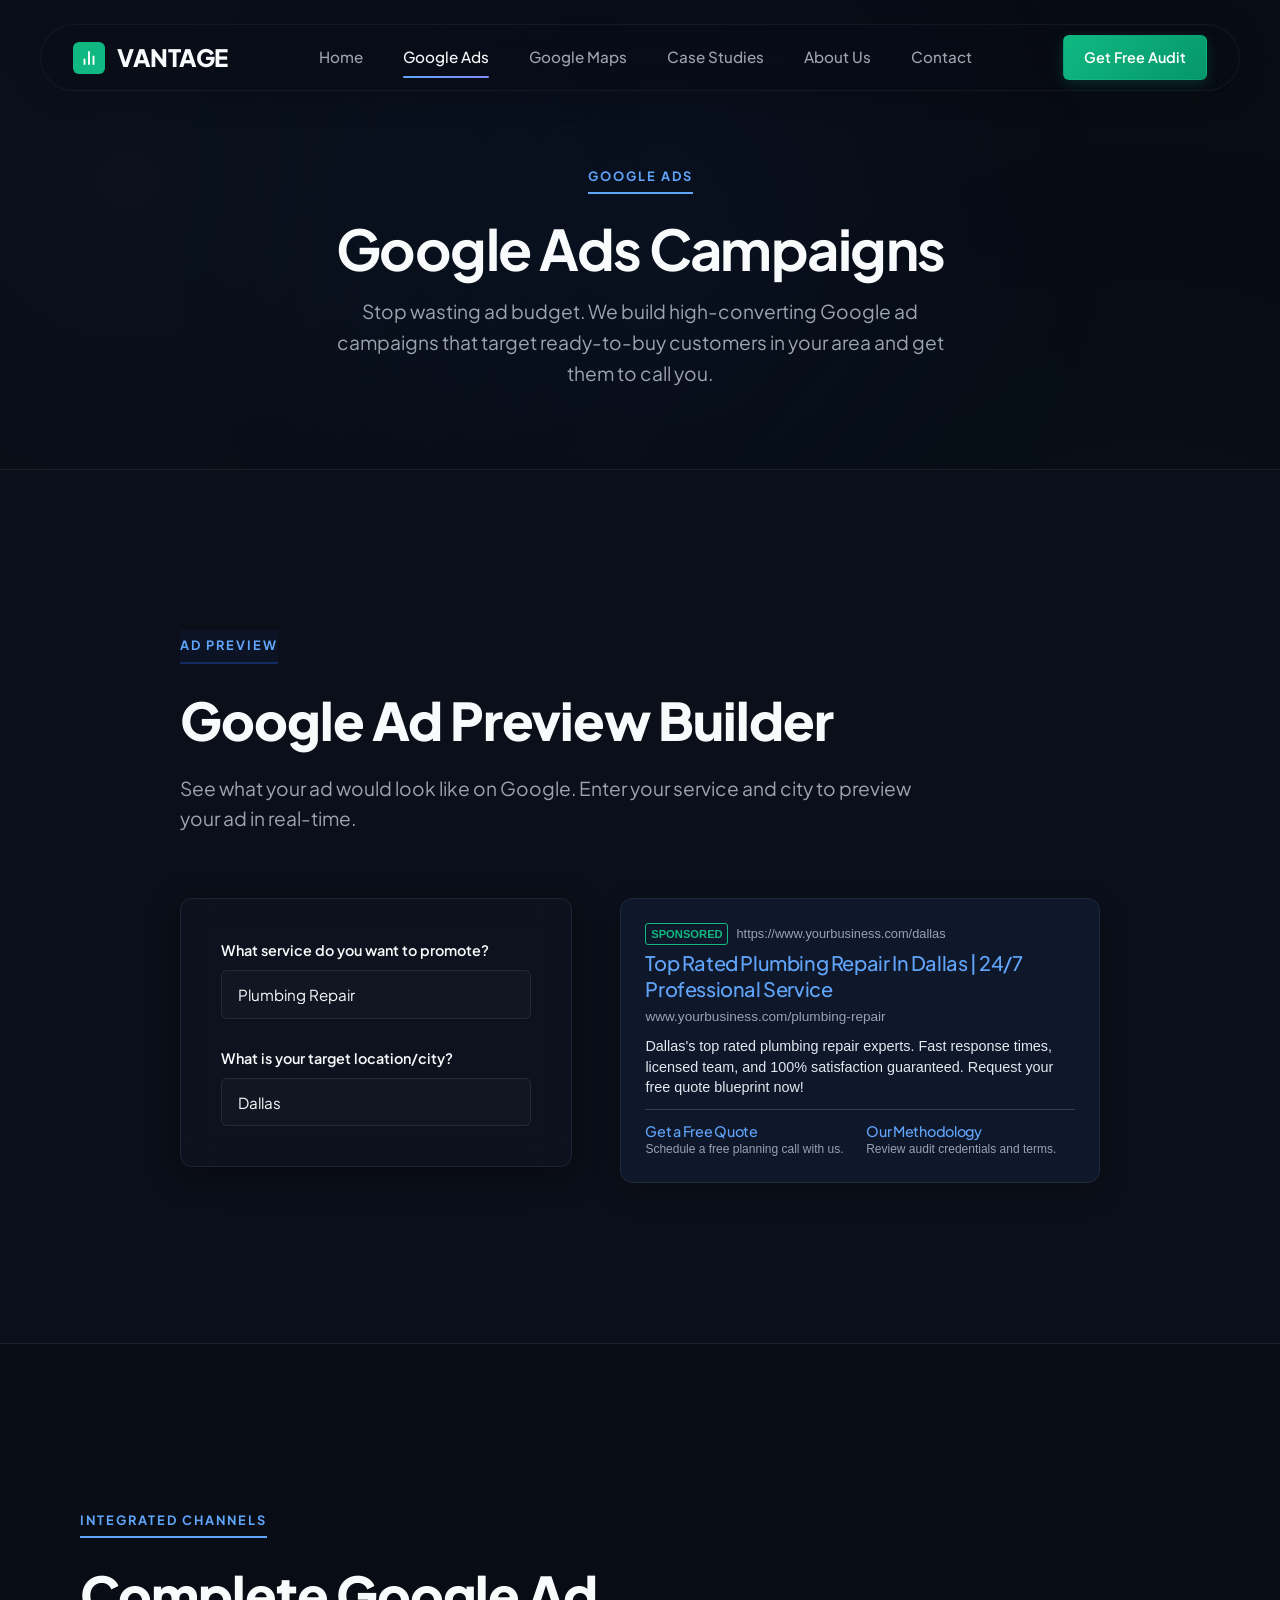
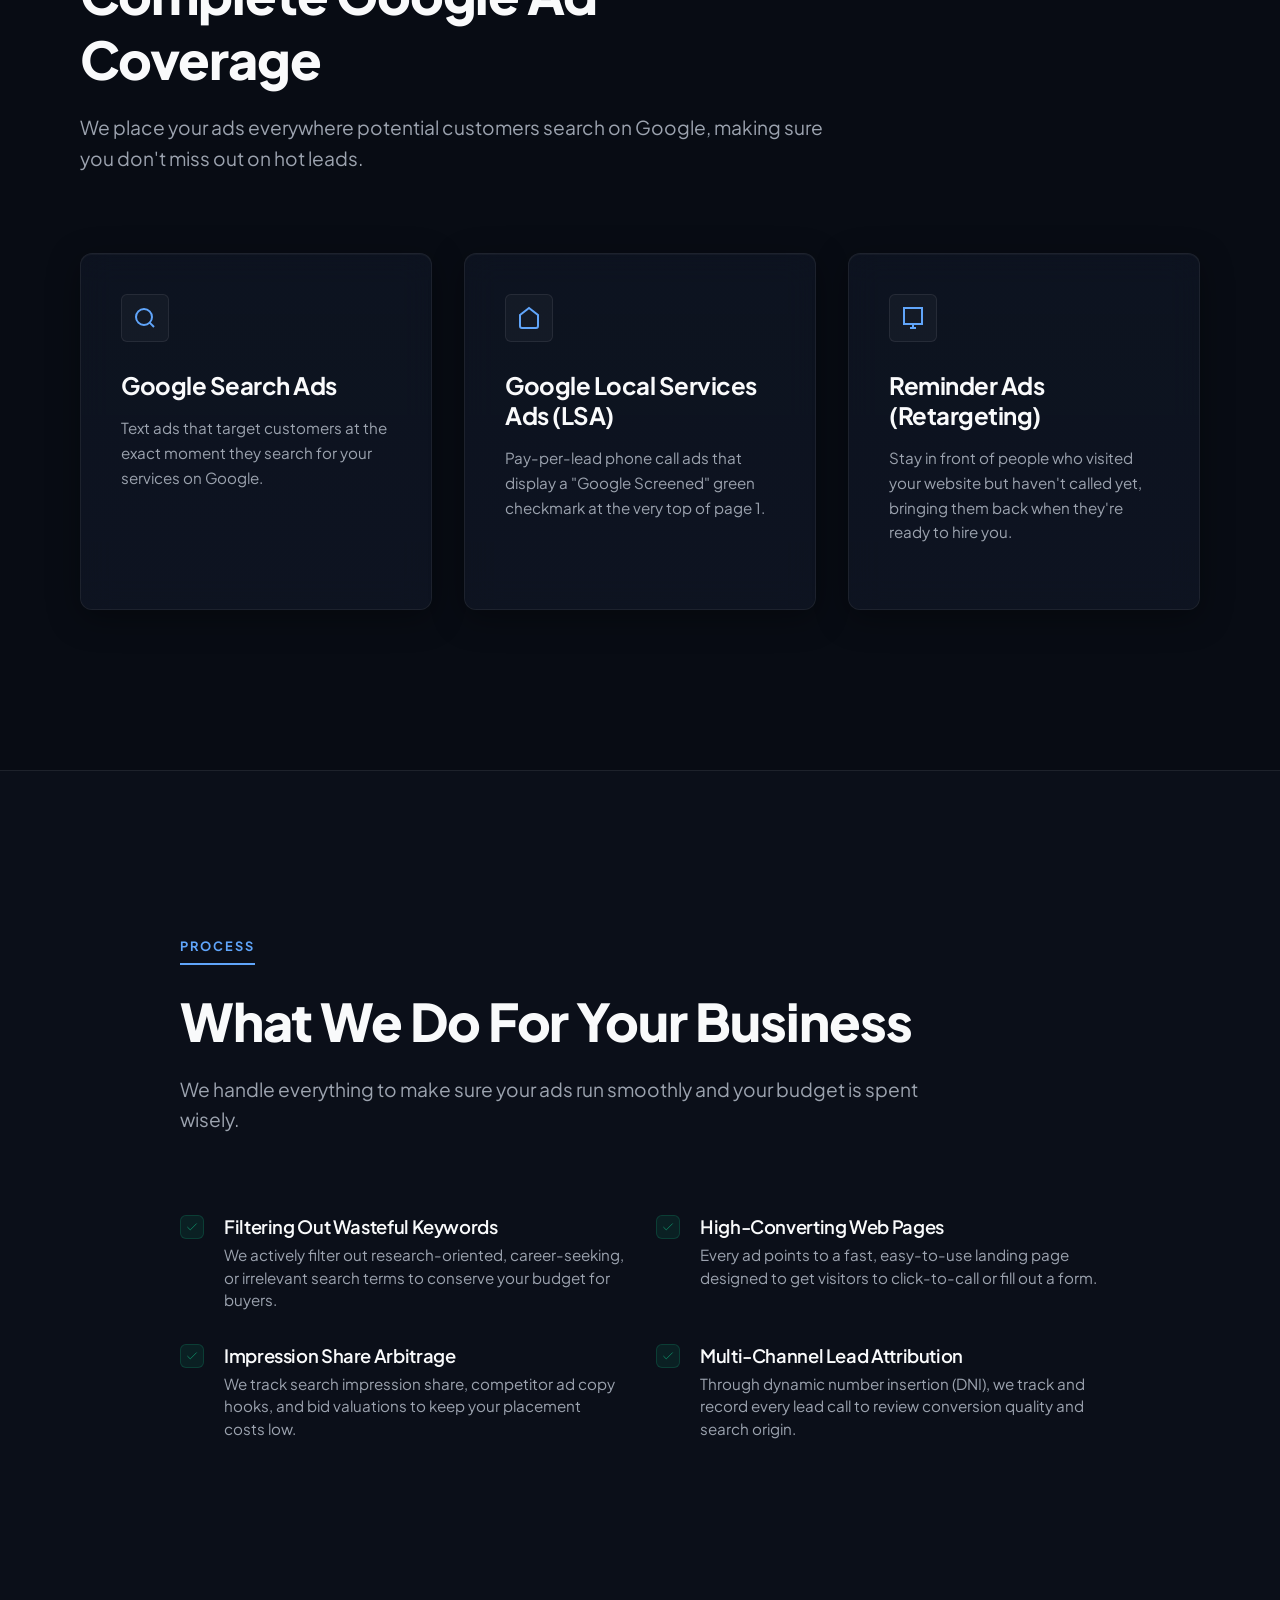
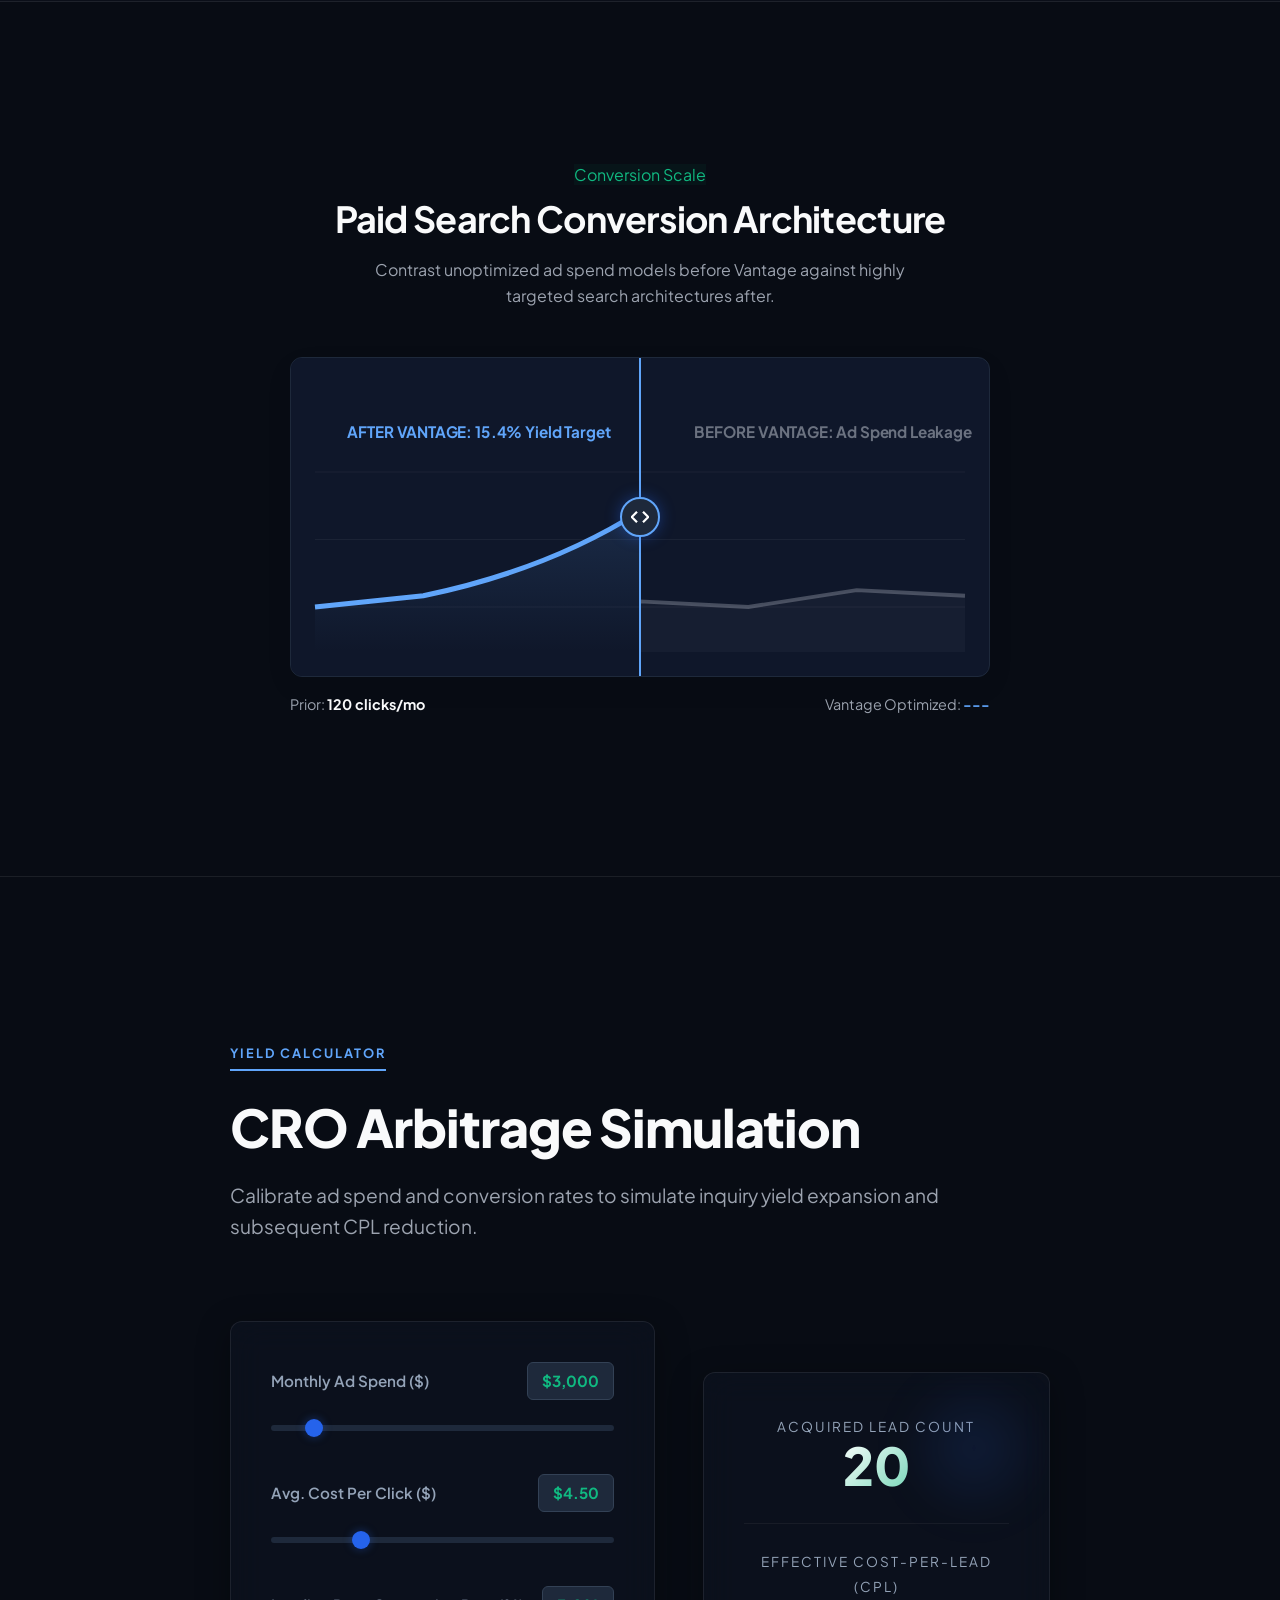
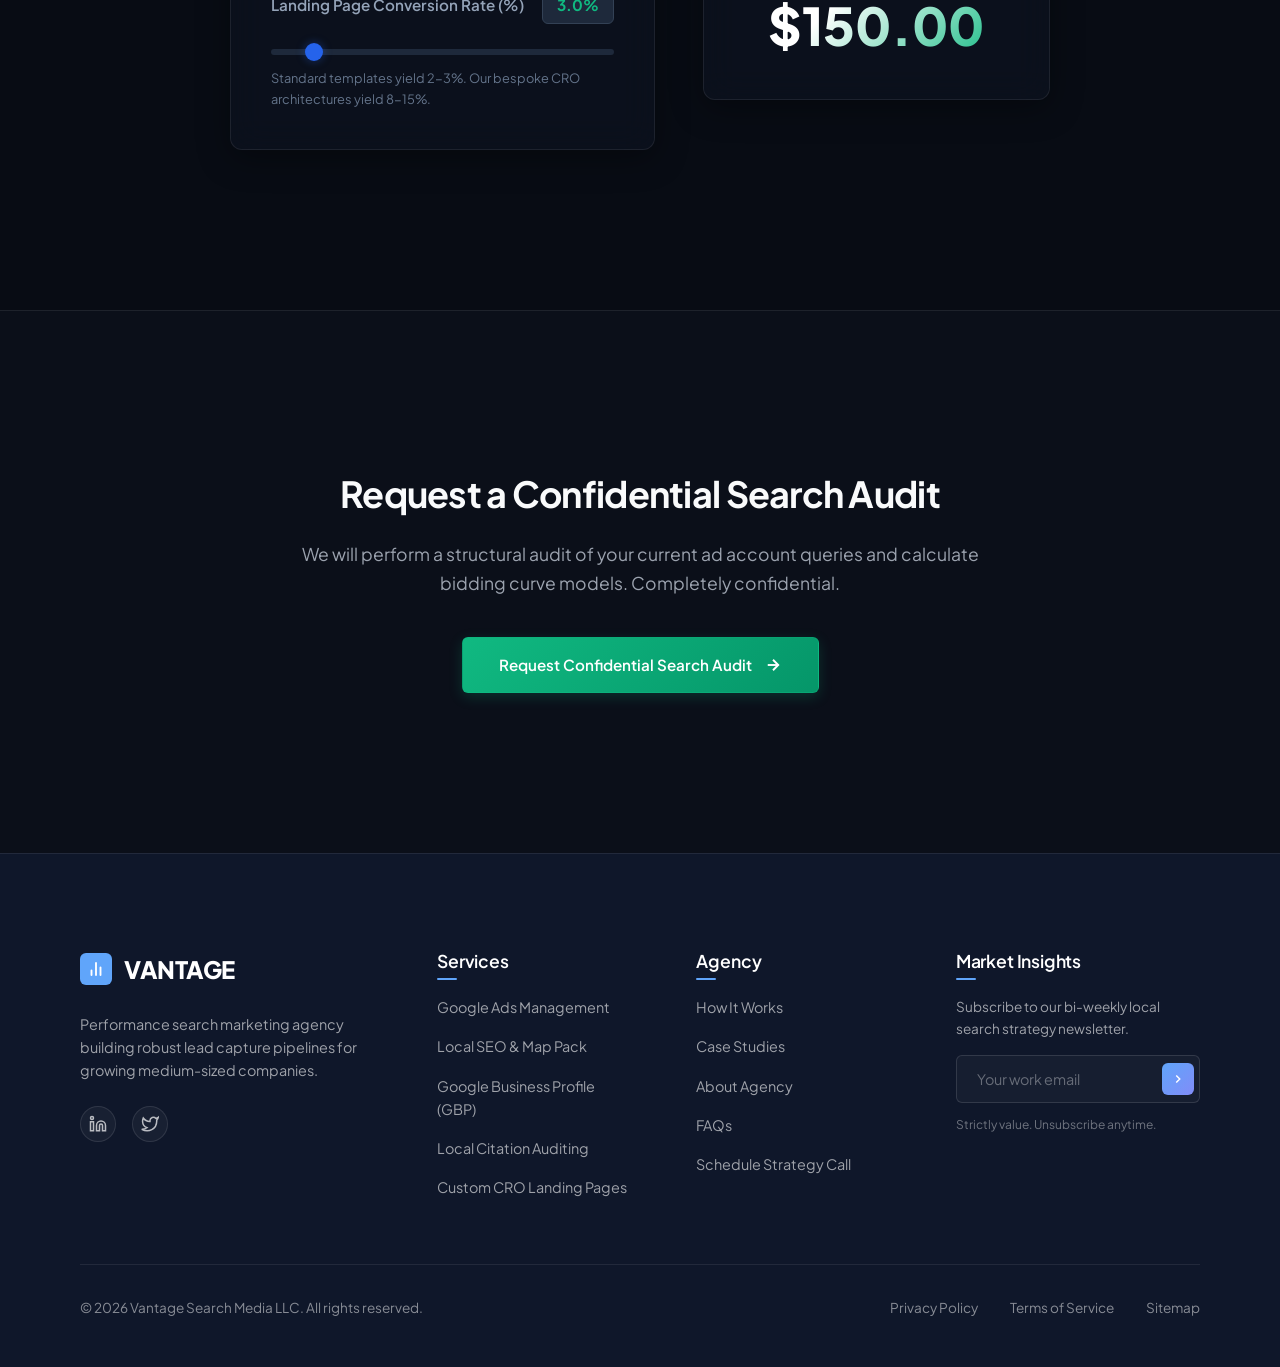
<file: google-ads.html>
<!DOCTYPE html>
<html lang="en">
<head>
  <meta charset="UTF-8">
  <meta name="viewport" content="width=device-width, initial-scale=1.0">
  <meta name="description" content="High-converting Google Ads management for mid-sized service businesses. Search campaigns, Local Services Ads (LSA), custom landing pages, and lead tracking.">
  <title>Google Ads Management | Vantage Search Media</title>
  <link rel="stylesheet" href="styles.css">
  <link rel="icon" type="image/png" href="data:image/svg+xml,<svg xmlns=%22http://www.w3.org/2000/svg%22 viewBox=%220 0 100 100%22><rect width=%22100%22 height=%22100%22 rx=%2220%22 fill=%22url(%23g)%22/><defs><linearGradient id=%22g%22 x1=%220%22 y1=%220%22 x2=%221%22 y2=%221%22><stop offset=%220%25%22 stop-color=%22%2310b981%22/><stop offset=%2250%25%22 stop-color=%22%236366f1%22/><stop offset=%22100%25%22 stop-color=%22%23a855f7%22/></linearGradient></defs><path d=%22M30,30 L50,70 L70,30%22 fill=%22none%22 stroke=%22white%22 stroke-width=%228%22 stroke-linecap=%22round%22 stroke-linejoin=%22round%22/></svg>">
</head>
<body>



  <!-- NAVIGATION -->
  <header class="navbar scrolled" id="navbar">
    <div class="container">
      <a href="index.html" class="logo">
        <span class="logo-icon">
          <svg xmlns="http://www.w3.org/2000/svg" class="logo-svg" width="18" height="18" viewBox="0 0 24 24" fill="none" stroke="white" stroke-width="2.5" stroke-linecap="round" stroke-linejoin="round">
            <line x1="18" y1="20" x2="18" y2="10"></line>
            <line x1="12" y1="20" x2="12" y2="4"></line>
            <line x1="6" y1="20" x2="6" y2="14"></line>
          </svg>
        </span>
        <span class="logo-text">VANTAGE</span>
      </a>
      
      <nav class="nav-links">
        <a href="index.html" class="nav-link">Home</a>
        <a href="google-ads.html" class="nav-link">Google Ads</a>
        <a href="local-seo.html" class="nav-link">Google Maps</a>
        <a href="case-studies.html" class="nav-link">Case Studies</a>
        <a href="about.html" class="nav-link">About Us</a>
        <a href="contact.html" class="nav-link">Contact</a>
      </nav>

      <div class="nav-actions">
        <a href="contact.html" class="btn btn-primary" style="padding: 0.6rem 1.25rem; font-size: 0.9rem;" id="nav-cta">Get Free Audit</a>
        <button class="mobile-nav-toggle" id="mobile-toggle" aria-label="Toggle Menu">
          <svg xmlns="http://www.w3.org/2000/svg" class="nav-toggle-icon" width="24" height="24" viewBox="0 0 24 24" fill="none" stroke="currentColor" stroke-width="2" stroke-linecap="round">
            <line x1="3" y1="12" x2="21" y2="12"></line>
            <line x1="3" y1="6" x2="21" y2="6"></line>
            <line x1="3" y1="18" x2="21" y2="18"></line>
          </svg>
        </button>
      </div>
    </div>
  </header>

  <!-- Mobile Overlay Menu -->
  <div class="mobile-nav-menu" id="mobile-menu">
    <button class="mobile-close-btn" id="mobile-close" aria-label="Close Menu">&times;</button>
    <a href="index.html" class="mobile-nav-link">Home</a>
    <a href="google-ads.html" class="mobile-nav-link">Google Ads</a>
    <a href="local-seo.html" class="mobile-nav-link">Google Maps</a>
    <a href="case-studies.html" class="mobile-nav-link">Case Studies</a>
    <a href="about.html" class="mobile-nav-link">About Us</a>
    <a href="contact.html" class="mobile-nav-link">Contact</a>
    <a href="contact.html" class="btn btn-primary" style="margin-top: 1.5rem;">Get Free Audit</a>
  </div>

  <!-- SUBPAGE HERO -->
  <section class="subpage-hero">
    <div class="container">
      <span class="section-header" style="margin-bottom: 0.5rem;"><span class="tag">Google Ads</span></span>
      <h1>Google Ads Campaigns</h1>
      <p>Stop wasting ad budget. We build high-converting Google ad campaigns that target ready-to-buy customers in your area and get them to call you.</p>
    </div>
  </section>

  <!-- INTERACTIVE GOOGLE AD COPY BUILDER -->
  <section class="section-padding" style="background: var(--bg-secondary); border-bottom: 1px solid var(--glass-border);">
    <div class="container" style="max-width: 1000px;">
      <div class="section-header" style="margin-bottom: 3.5rem;">
        <span class="tag" style="border-color: rgba(37, 99, 235, 0.3); color: var(--accent-indigo); background: rgba(37, 99, 235, 0.05);">Ad Preview</span>
        <h2>Google Ad Preview Builder</h2>
        <p>See what your ad would look like on Google. Enter your service and city to preview your ad in real-time.</p>
      </div>

      <div class="calculator-grid" style="grid-template-columns: 0.9fr 1.1fr; gap: 3rem; align-items: start;">
        <!-- Input controls -->
        <div class="calc-sliders glass" style="padding: 2.5rem; margin-top: 0.5rem;">
          <div class="form-group">
            <label for="ad-input-service" class="form-label" style="color:var(--text-primary); font-weight:600;">What service do you want to promote?</label>
            <input type="text" id="ad-input-service" class="form-input" value="Plumbing Repair" placeholder="e.g. Roofing, Dental Implants, Estate Law" style="background:rgba(255,255,255,0.02); border-color:var(--glass-border); padding: 0.85rem 1rem;">
          </div>
          <div class="form-group" style="margin-bottom: 0;">
            <label for="ad-input-city" class="form-label" style="color:var(--text-primary); font-weight:600;">What is your target location/city?</label>
            <input type="text" id="ad-input-city" class="form-input" value="Dallas" placeholder="e.g. Houston, Seattle, Boston" style="background:rgba(255,255,255,0.02); border-color:var(--glass-border); padding: 0.85rem 1rem;">
          </div>
        </div>

        <!-- Google Ad preview panel -->
        <div class="serp-mockup glass" style="margin-top: 0.5rem;">
          <div class="serp-ad-header">
            <span class="serp-ad-badge">Sponsored</span>
            <span>https://www.yourbusiness.com/<span id="ad-preview-url-city">dallas</span></span>
          </div>
          <h3 class="serp-headline" id="ad-preview-headline" style="font-weight: 500; line-height: 1.3;">Top Rated Plumbing Repair In Dallas | 24/7 Professional Service</h3>
          <span class="serp-url" style="color: #bdc1c6;">www.yourbusiness.com/plumbing-repair</span>
          <p class="serp-description" id="ad-preview-desc-city">
            Dallas's top rated plumbing repair experts. Fast response times, licensed team, and 100% satisfaction guaranteed. Request your free quote blueprint now!
          </p>
          <div class="serp-extensions">
            <div class="serp-extension-item">
              <h5>Get a Free Quote</h5>
              <p>Schedule a free planning call with us.</p>
            </div>
            <div class="serp-extension-item">
              <h5>Our Methodology</h5>
              <p>Review audit credentials and terms.</p>
            </div>
          </div>
        </div>
      </div>
    </div>
  </section>

  <!-- ADS CHANNELS GRID -->
  <section class="section-padding">
    <div class="container">
      <div class="section-header">
        <span class="tag">Integrated Channels</span>
        <h2>Complete Google Ad Coverage</h2>
        <p>We place your ads everywhere potential customers search on Google, making sure you don't miss out on hot leads.</p>
      </div>
      
      <div class="services-grid">
        <div class="service-card glass">
          <div class="service-icon"><svg xmlns="http://www.w3.org/2000/svg" class="service-svg" width="24" height="24" viewBox="0 0 24 24" fill="none" stroke="currentColor" stroke-width="2"><circle cx="11" cy="11" r="8"/><line x1="21" y1="21" x2="16.65" y2="16.65"/></svg></div>
          <h3>Google Search Ads</h3>
          <p>Text ads that target customers at the exact moment they search for your services on Google.</p>
        </div>
        <div class="service-card glass">
          <div class="service-icon"><svg xmlns="http://www.w3.org/2000/svg" class="service-svg" width="24" height="24" viewBox="0 0 24 24" fill="none" stroke="currentColor" stroke-width="2"><path d="M3 9l9-7 9 7v11a2 2 0 0 1-2 2H5a2 2 0 0 1-2-2z"/></svg></div>
          <h3>Google Local Services Ads (LSA)</h3>
          <p>Pay-per-lead phone call ads that display a "Google Screened" green checkmark at the very top of page 1.</p>
        </div>
        <div class="service-card glass">
          <div class="service-icon"><svg xmlns="http://www.w3.org/2000/svg" class="service-svg" width="24" height="24" viewBox="0 0 24 24" fill="none" stroke="currentColor" stroke-width="2"><path d="M21 2H3v16h18V2zM12 18v4M9 22h6"/></svg></div>
          <h3>Reminder Ads (Retargeting)</h3>
          <p>Stay in front of people who visited your website but haven't called yet, bringing them back when they're ready to hire you.</p>
        </div>
      </div>
    </div>
  </section>

  <!-- DETAILED CAPABILITIES & CHECKLIST -->
  <section class="section-padding" style="background: var(--bg-secondary); border-top: 1px solid var(--glass-border); border-bottom: 1px solid var(--glass-border);">
    <div class="container" style="max-width: 1000px;">
      <div class="section-header">
        <span class="tag">Process</span>
        <h2>What We Do For Your Business</h2>
        <p>We handle everything to make sure your ads run smoothly and your budget is spent wisely.</p>
      </div>

      <div class="checklist-grid">
        <div class="checklist-item">
          <div class="checklist-icon">
            <svg xmlns="http://www.w3.org/2000/svg" viewBox="0 0 24 24" fill="none" stroke="currentColor"><polyline points="20 6 9 17 4 12"/></svg>
          </div>
          <div class="checklist-text">
            <h4>Filtering Out Wasteful Keywords</h4>
            <p>We actively filter out research-oriented, career-seeking, or irrelevant search terms to conserve your budget for buyers.</p>
          </div>
        </div>

        <div class="checklist-item">
          <div class="checklist-icon">
            <svg xmlns="http://www.w3.org/2000/svg" viewBox="0 0 24 24" fill="none" stroke="currentColor"><polyline points="20 6 9 17 4 12"/></svg>
          </div>
          <div class="checklist-text">
            <h4>High-Converting Web Pages</h4>
            <p>Every ad points to a fast, easy-to-use landing page designed to get visitors to click-to-call or fill out a form.</p>
          </div>
        </div>

        <div class="checklist-item">
          <div class="checklist-icon">
            <svg xmlns="http://www.w3.org/2000/svg" viewBox="0 0 24 24" fill="none" stroke="currentColor"><polyline points="20 6 9 17 4 12"/></svg>
          </div>
          <div class="checklist-text">
            <h4>Impression Share Arbitrage</h4>
            <p>We track search impression share, competitor ad copy hooks, and bid valuations to keep your placement costs low.</p>
          </div>
        </div>

        <div class="checklist-item">
          <div class="checklist-icon">
            <svg xmlns="http://www.w3.org/2000/svg" viewBox="0 0 24 24" fill="none" stroke="currentColor"><polyline points="20 6 9 17 4 12"/></svg>
          </div>
          <div class="checklist-text">
            <h4>Multi-Channel Lead Attribution</h4>
            <p>Through dynamic number insertion (DNI), we track and record every lead call to review conversion quality and search origin.</p>
          </div>
        </div>
      </div>
    </div>
  </section>

  <!-- BEFORE/AFTER PAID ADS ROI COMPARISON SLIDER -->
  <section class="section-padding" style="border-bottom: 1px solid var(--glass-border);">
    <div class="container" style="max-width: 800px; text-align: center;">
      <span class="tag" style="border-color: rgba(16, 185, 129, 0.3); color: var(--accent-emerald); background: rgba(16, 185, 129, 0.05);">Conversion Scale</span>
      <h2 style="font-size: 2.25rem; margin-top: 0.5rem; margin-bottom: 1rem;">Paid Search Conversion Architecture</h2>
      <p style="color: var(--text-secondary); max-width: 600px; margin: 0 auto 2.5rem auto;">Contrast unoptimized ad spend models before Vantage against highly targeted search architectures after.</p>
      
      <div class="before-after-wrapper">
        <div class="before-after-container">
          
          <!-- BEFORE PANE (Static Graph / Jagged flat line) -->
          <div class="before-pane">
            <svg xmlns="http://www.w3.org/2000/svg" width="100%" height="100%" viewBox="0 0 600 240" preserveAspectRatio="none" style="overflow: visible;">
              <!-- Grid Lines -->
              <line x1="0" y1="200" x2="600" y2="200" stroke="rgba(255, 255, 255, 0.05)" stroke-width="1"/>
              <line x1="0" y1="140" x2="600" y2="140" stroke="rgba(255, 255, 255, 0.05)" stroke-width="1"/>
              <line x1="0" y1="80" x2="600" y2="80" stroke="rgba(255, 255, 255, 0.05)" stroke-width="1"/>
              
              <!-- Before Graph Path (Jagged, low volume) -->
              <path d="M 0 200 L 100 190 L 200 205 L 300 195 L 400 200 L 500 185 L 600 190" fill="none" stroke="var(--text-muted)" stroke-width="3.5" opacity="0.6"/>
              <!-- Before Area Fill -->
              <path d="M 0 200 L 100 190 L 200 205 L 300 195 L 400 200 L 500 185 L 600 190 L 600 240 L 0 240 Z" fill="rgba(154, 160, 166, 0.05)"/>
              
            </svg>
          </div>
          
          <!-- AFTER PANE (Smooth high growth curve) -->
          <div class="after-pane">
            <svg xmlns="http://www.w3.org/2000/svg" width="100%" height="100%" viewBox="0 0 600 240" preserveAspectRatio="none" style="overflow: visible;">
              <!-- Grid Lines -->
              <line x1="0" y1="200" x2="600" y2="200" stroke="rgba(255, 255, 255, 0.05)" stroke-width="1"/>
              <line x1="0" y1="140" x2="600" y2="140" stroke="rgba(255, 255, 255, 0.05)" stroke-width="1"/>
              <line x1="0" y1="80" x2="600" y2="80" stroke="rgba(255, 255, 255, 0.05)" stroke-width="1"/>
              
              <!-- After Graph Path (Upward curve) -->
              <path d="M 0 200 L 100 190 Q 250 160 350 80 T 600 25" fill="none" stroke="var(--accent-indigo)" stroke-width="4.5"/>
              <!-- After Area Fill -->
              <path d="M 0 200 L 100 190 Q 250 160 350 80 T 600 25 L 600 240 L 0 240 Z" fill="url(#indigo-glow)"/>
              
              <defs>
                <linearGradient id="indigo-glow" x1="0" y1="0" x2="0" y2="1">
                  <stop offset="0%" stop-color="var(--accent-indigo)" stop-opacity="0.25"/>
                  <stop offset="100%" stop-color="var(--accent-indigo)" stop-opacity="0.0"/>
                </linearGradient>
              </defs>
            </svg>
          </div>
          
          <div class="slider-labels" style="position: absolute; top: 0; left: 0; width: 100%; height: 100%; pointer-events: none; z-index: 5; padding: 1.5rem; box-sizing: border-box;">
            <svg xmlns="http://www.w3.org/2000/svg" width="100%" height="100%" viewBox="0 0 600 240" preserveAspectRatio="none" style="overflow: visible;">
              <text x="350" y="50" fill="var(--text-muted)" font-size="14" font-weight="700" font-family="var(--font-heading)">BEFORE VANTAGE: Ad Spend Leakage</text>
              <text x="30" y="50" fill="var(--accent-indigo)" font-size="14" font-weight="700" font-family="var(--font-heading)">AFTER VANTAGE: 15.4% Yield Target</text>
            </svg>
          </div>
          
          <!-- Handle -->
          <div class="slider-handle">
            <div class="slider-handle-button">
              <svg xmlns="http://www.w3.org/2000/svg" viewBox="0 0 24 24" fill="none" stroke="currentColor" stroke-width="3">
                <polyline points="8 5 1 12 8 19"/>
                <polyline points="16 5 23 12 16 19"/>
              </svg>
            </div>
          </div>
          
        </div>
        
        <!-- Live values connected to dragging percentage in app.js -->
        <div class="slider-labels-row">
          <span>Prior: <strong class="val-before" style="color:var(--text-primary);">120 clicks/mo</strong></span>
          <span style="text-align: right;">Vantage Optimized: <strong class="val-after" style="color:var(--accent-indigo);">---</strong></span>
        </div>
      </div>
    </div>
  </section>

  <!-- INTERACTIVE CONVERSION OPTIMIZATION SLIDER -->
  <section class="section-padding">
    <div class="container" style="max-width: 900px;">
      <div class="section-header">
        <span class="tag">Yield Calculator</span>
        <h2>CRO Arbitrage Simulation</h2>
        <p>Calibrate ad spend and conversion rates to simulate inquiry yield expansion and subsequent CPL reduction.</p>
      </div>

      <div class="calculator-grid" style="grid-template-columns: 1.1fr 0.9fr; gap: 3rem;">
        <div class="calc-sliders glass" style="padding: 2.5rem;">
          <div class="slider-group">
            <div class="slider-header">
              <label for="cro-budget" class="slider-label">Monthly Ad Spend ($)</label>
              <div class="slider-value-box">$<span id="cro-val-budget">3,000</span></div>
            </div>
            <input type="range" id="cro-budget" min="1000" max="20000" step="500" value="3000" class="slider-input" oninput="updateCroCalculator()">
          </div>

          <div class="slider-group">
            <div class="slider-header">
              <label for="cro-cpc" class="slider-label">Avg. Cost Per Click ($)</label>
              <div class="slider-value-box">$<span id="cro-val-cpc">4.50</span></div>
            </div>
            <input type="range" id="cro-cpc" min="1.00" max="15.00" step="0.25" value="4.50" class="slider-input" oninput="updateCroCalculator()">
          </div>

          <div class="slider-group" style="margin-bottom: 0;">
            <div class="slider-header">
              <label for="cro-rate" class="slider-label">Landing Page Conversion Rate (%)</label>
              <div class="slider-value-box"><span id="cro-val-rate">3</span>%</div>
            </div>
            <input type="range" id="cro-rate" min="1" max="20" step="0.5" value="3" class="slider-input" oninput="updateCroCalculator()">
            <span class="slider-help-text">Standard templates yield 2-3%. Our bespoke CRO architectures yield 8-15%.</span>
          </div>
        </div>

        <div class="calc-results glass" style="padding: 2.5rem; justify-content: center; border-color: rgba(16, 185, 129, 0.15);">
          <div class="result-main" style="border-bottom: 1px solid rgba(255,255,255,0.05); padding-bottom: 1.5rem; margin-bottom: 1.5rem;">
            <span class="result-label">Acquired Lead Count</span>
            <span class="result-value" id="cro-result-leads" style="font-size: 3.25rem;">20</span>
          </div>
          <div class="result-main" style="border: none; padding: 0; margin: 0;">
            <span class="result-label">Effective Cost-Per-Lead (CPL)</span>
            <span class="result-value" id="cro-result-cpl" style="font-size: 3.25rem; background: linear-gradient(135deg, #fff 30%, var(--accent-emerald) 100%); -webkit-background-clip: text; background-clip: text; -webkit-text-fill-color: transparent;">$150.00</span>
          </div>
        </div>
      </div>
    </div>
  </section>

  <!-- CTA ACTION PANEL -->
  <section class="section-padding" style="background: var(--bg-secondary); border-top: 1px solid var(--glass-border); text-align: center;">
    <div class="container" style="max-width: 800px;">
      <h2 style="font-size: 2.25rem; margin-bottom: 1.5rem;">Request a Confidential Search Audit</h2>
      <p style="color: var(--text-secondary); font-size: 1.1rem; margin-bottom: 2.5rem;">We will perform a structural audit of your current ad account queries and calculate bidding curve models. Completely confidential.</p>
      <a href="contact.html" class="btn btn-primary">
        <span>Request Confidential Search Audit</span>
        <svg xmlns="http://www.w3.org/2000/svg" class="btn-icon" viewBox="0 0 24 24" fill="none" stroke="currentColor" stroke-width="2.5" style="width:18px; height:18px;"><line x1="5" y1="12" x2="19" y2="12"></line><polyline points="12 5 19 12 12 19"></polyline></svg>
      </a>
    </div>
  </section>

  <!-- FOOTER -->
  <footer class="footer">
    <div class="container">
      <div class="footer-grid">
        <div class="footer-info">
          <a href="index.html" class="logo">
            <span class="logo-icon">
              <svg xmlns="http://www.w3.org/2000/svg" class="logo-svg" width="18" height="18" viewBox="0 0 24 24" fill="none" stroke="white" stroke-width="2.5" stroke-linecap="round" stroke-linejoin="round">
                <line x1="18" y1="20" x2="18" y2="10"></line>
                <line x1="12" y1="20" x2="12" y2="4"></line>
                <line x1="6" y1="20" x2="6" y2="14"></line>
              </svg>
            </span>
            <span class="logo-text">VANTAGE</span>
          </a>
          <p class="footer-info-text">Performance search marketing agency building robust lead capture pipelines for growing medium-sized companies.</p>
          <div class="footer-socials">
            <a href="#" class="social-link" aria-label="LinkedIn">
              <svg xmlns="http://www.w3.org/2000/svg" viewBox="0 0 24 24" fill="none" stroke="currentColor" stroke-width="2"><path d="M16 8a6 6 0 0 1 6 6v7h-4v-7a2 2 0 0 0-2-2 2 2 0 0 0-2 2v7h-4v-7a6 6 0 0 1 6-6z"/><rect x="2" y="9" width="4" height="12"/><circle cx="4" cy="4" r="2"/></svg>
            </a>
            <a href="#" class="social-link" aria-label="Twitter"><svg xmlns="http://www.w3.org/2000/svg" viewBox="0 0 24 24" fill="none" stroke="currentColor" stroke-width="2"><path d="M23 3a10.9 10.9 0 0 1-3.14 1.53 4.48 4.48 0 0 0-7.86 3v1A10.66 10.66 0 0 1 3 4s-4 9 5 13a11.64 11.64 0 0 1-7 2c9 5 20 0 20-11.5a4.5 4.5 0 0 0-.08-.83A7.72 7.72 0 0 0 23 3z"/></svg></a>
          </div>
        </div>
        <div class="footer-col">
          <h4>Services</h4>
          <div class="footer-links">
            <a href="google-ads.html">Google Ads Management</a>
            <a href="local-seo.html">Local SEO & Map Pack</a>
            <a href="local-seo.html">Google Business Profile (GBP)</a>
            <a href="local-seo.html">Local Citation Auditing</a>
            <a href="google-ads.html">Custom CRO Landing Pages</a>
          </div>
        </div>
        <div class="footer-col">
          <h4>Agency</h4>
          <div class="footer-links">
            <a href="index.html#roadmap">How It Works</a>
            <a href="case-studies.html">Case Studies</a>
            <a href="about.html">About Agency</a>
            <a href="index.html#faqs">FAQs</a>
            <a href="contact.html">Schedule Strategy Call</a>
          </div>
        </div>
        <div class="footer-col">
          <h4>Market Insights</h4>
          <p class="footer-info-text" style="margin-bottom: 1rem; font-size: 0.85rem;">Subscribe to our bi-weekly local search strategy newsletter.</p>
          <form class="newsletter-form" onsubmit="event.preventDefault(); alert('Subscribed!');">
            <div class="newsletter-input-group">
              <input type="email" class="newsletter-input" placeholder="Your work email" required>
              <button type="submit" class="newsletter-submit-btn" aria-label="Subscribe"><svg xmlns="http://www.w3.org/2000/svg" class="newsletter-submit-icon" width="14" height="14" viewBox="0 0 24 24" fill="none" stroke="currentColor" stroke-width="2.5"><polyline points="9 18 15 12 9 6"/></svg></button>
            </div>
            <span class="newsletter-text">Strictly value. Unsubscribe anytime.</span>
          </form>
        </div>
      </div>
      <div class="footer-bottom">
        <div class="footer-copy">&copy; 2026 Vantage Search Media LLC. All rights reserved.</div>
        <div class="footer-bottom-links">
          <a href="#">Privacy Policy</a>
          <a href="#">Terms of Service</a>
          <a href="#">Sitemap</a>
        </div>
      </div>
    </div>
  </footer>

  <script src="app.js"></script>
  <script>
    // Specific mini calculator script for Google Ads CRO page
    function updateCroCalculator() {
      const budgetEl = document.getElementById('cro-budget');
      const cpcEl = document.getElementById('cro-cpc');
      const rateEl = document.getElementById('cro-rate');

      let budget = budgetEl ? parseFloat(budgetEl.value) : 0;
      if (isNaN(budget) || !isFinite(budget)) budget = 0;
      budget = Math.max(0, budget);

      let cpc = cpcEl ? parseFloat(cpcEl.value) : 0;
      if (isNaN(cpc) || !isFinite(cpc)) cpc = 0;
      cpc = Math.max(0, cpc);

      let rateVal = rateEl ? parseFloat(rateEl.value) : 0;
      if (isNaN(rateVal) || !isFinite(rateVal)) rateVal = 0;
      rateVal = Math.max(0, rateVal);
      const conversionRate = rateVal / 100;

      const valBudgetEl = document.getElementById('cro-val-budget');
      if (valBudgetEl) valBudgetEl.textContent = budget.toLocaleString();

      const valCpcEl = document.getElementById('cro-val-cpc');
      if (valCpcEl) valCpcEl.textContent = cpc.toFixed(2);

      const valRateEl = document.getElementById('cro-val-rate');
      if (valRateEl) valRateEl.textContent = (conversionRate * 100).toFixed(1);

      const clicks = cpc !== 0 ? (budget / cpc) : 0;
      let leads = Math.round(clicks * conversionRate);
      if (isNaN(leads) || !isFinite(leads)) leads = 0;

      let cpl = (leads > 0) ? (budget / leads) : budget;
      if (isNaN(cpl) || !isFinite(cpl)) cpl = 0;

      const resultLeadsEl = document.getElementById('cro-result-leads');
      if (resultLeadsEl) resultLeadsEl.textContent = leads.toLocaleString();

      const resultCplEl = document.getElementById('cro-result-cpl');
      if (resultCplEl) resultCplEl.textContent = `$${cpl.toFixed(2)}`;
    }
    document.addEventListener('DOMContentLoaded', updateCroCalculator);
  </script>
</body>
</html>
</file>
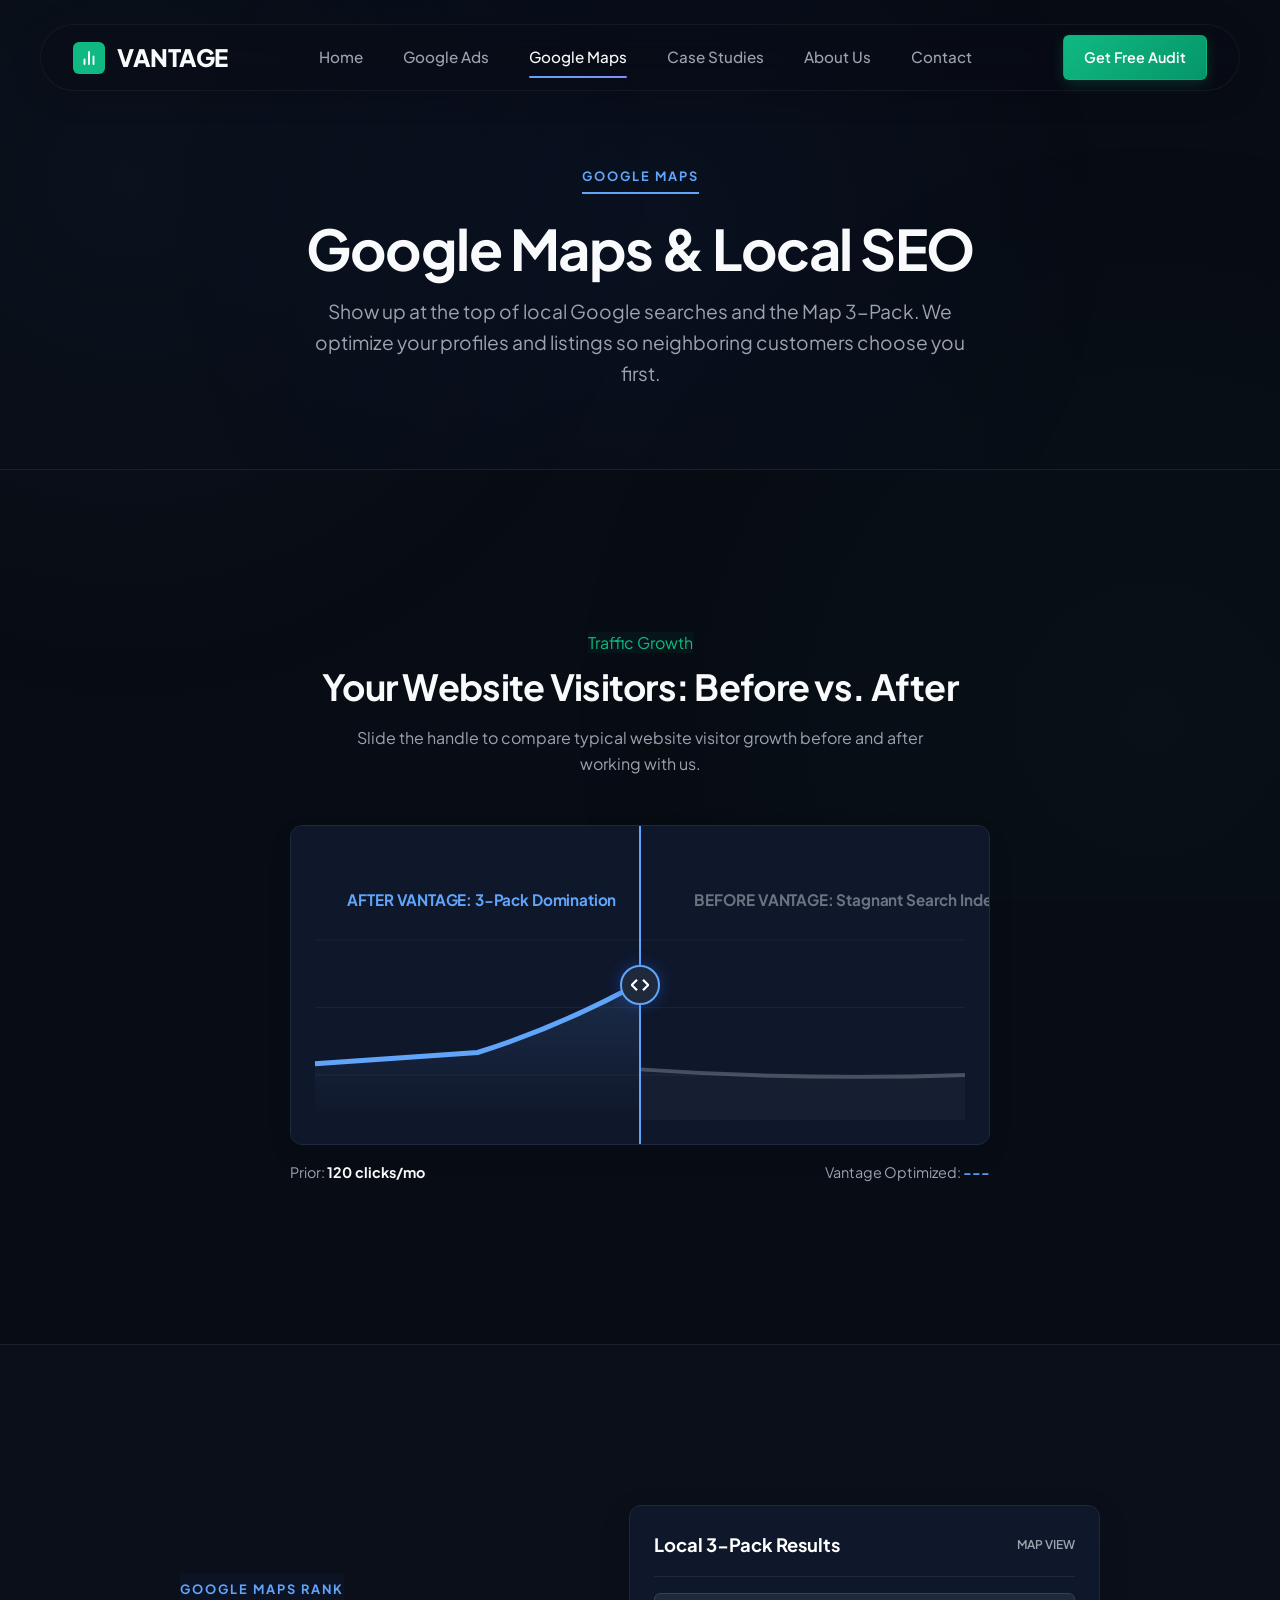
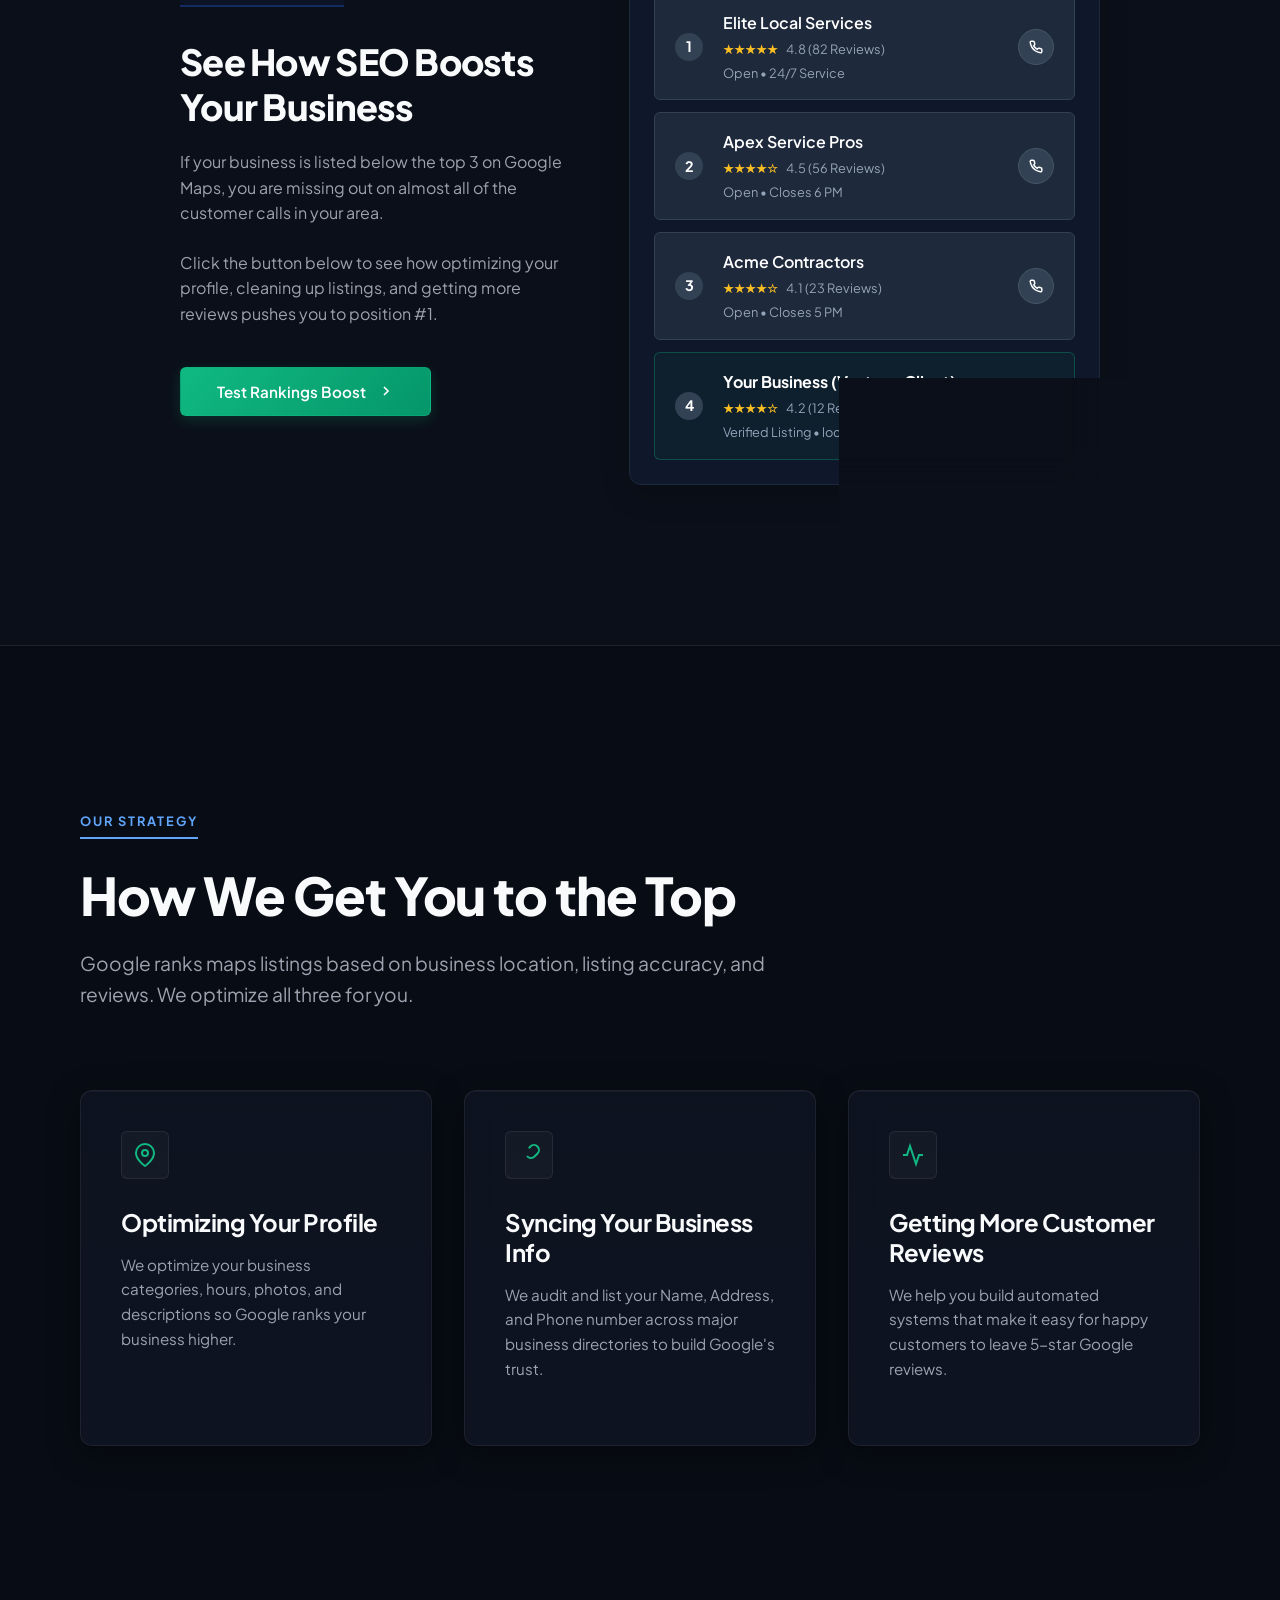
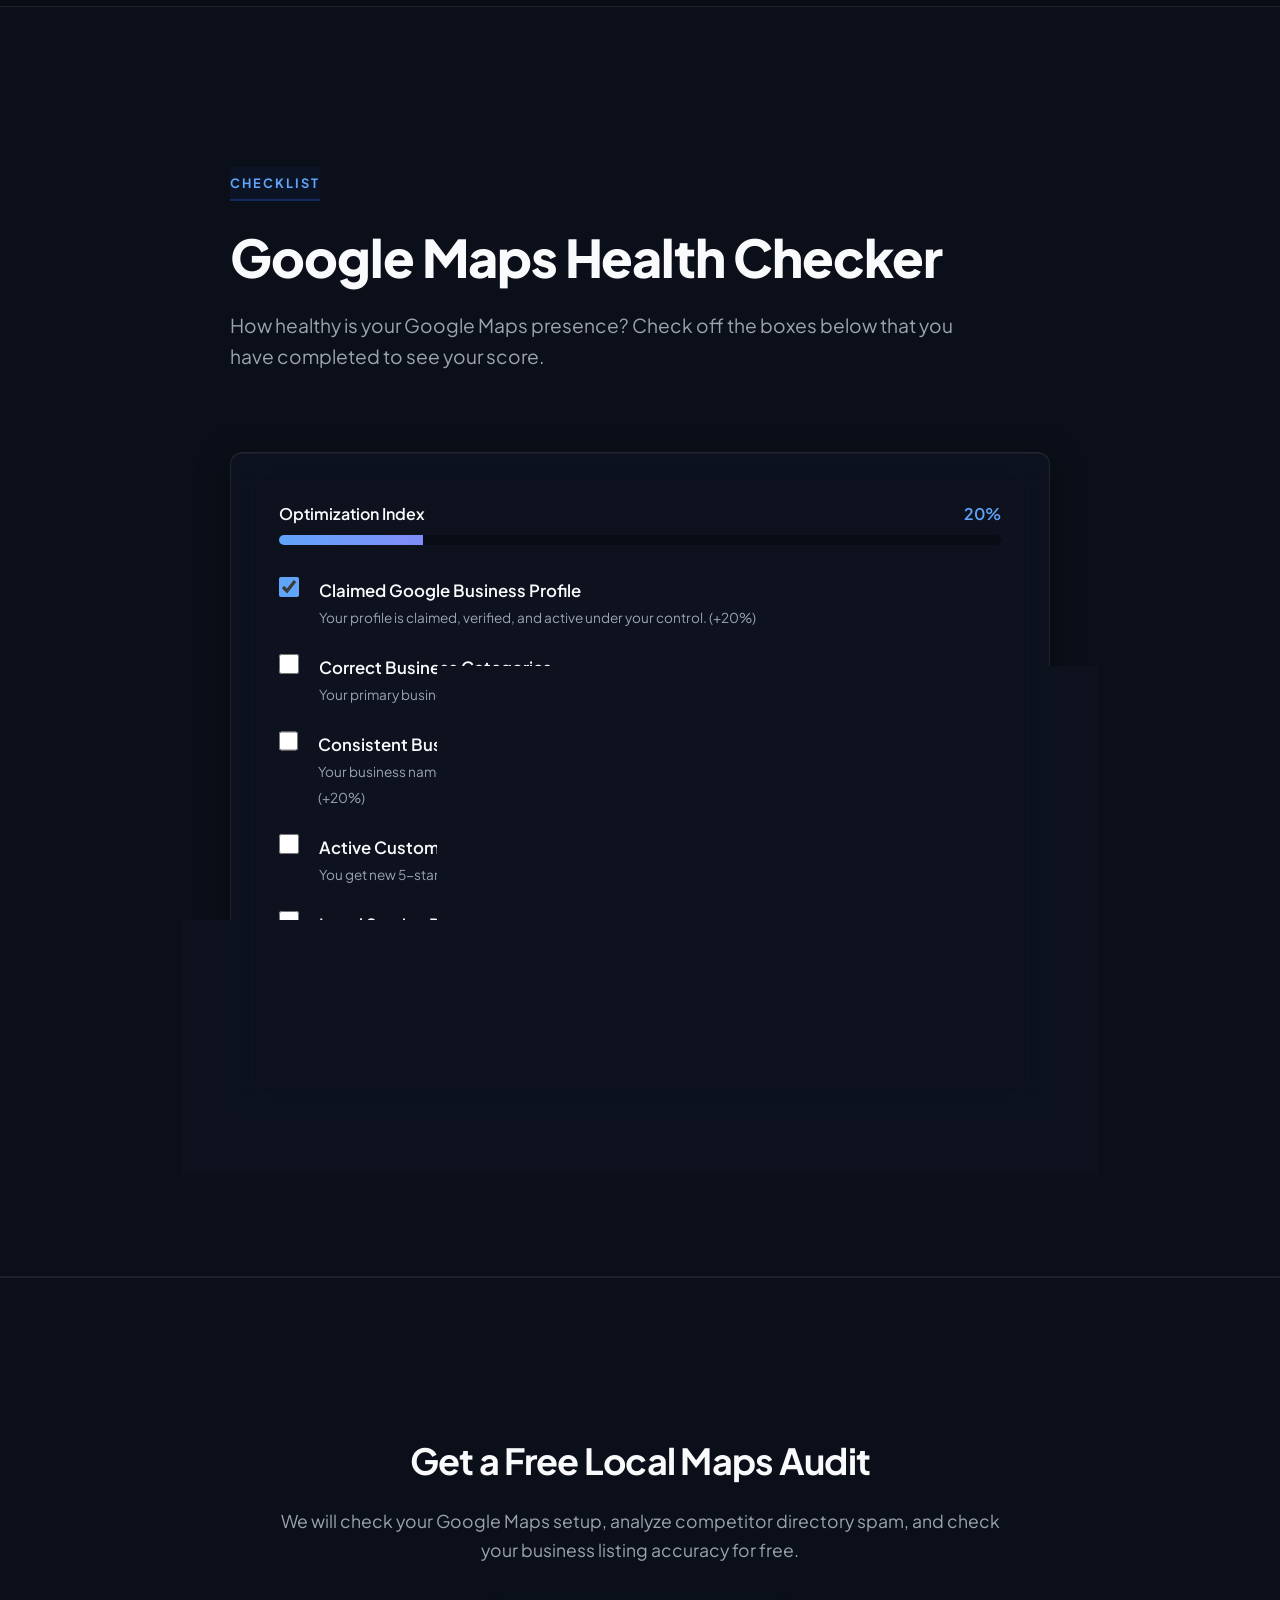
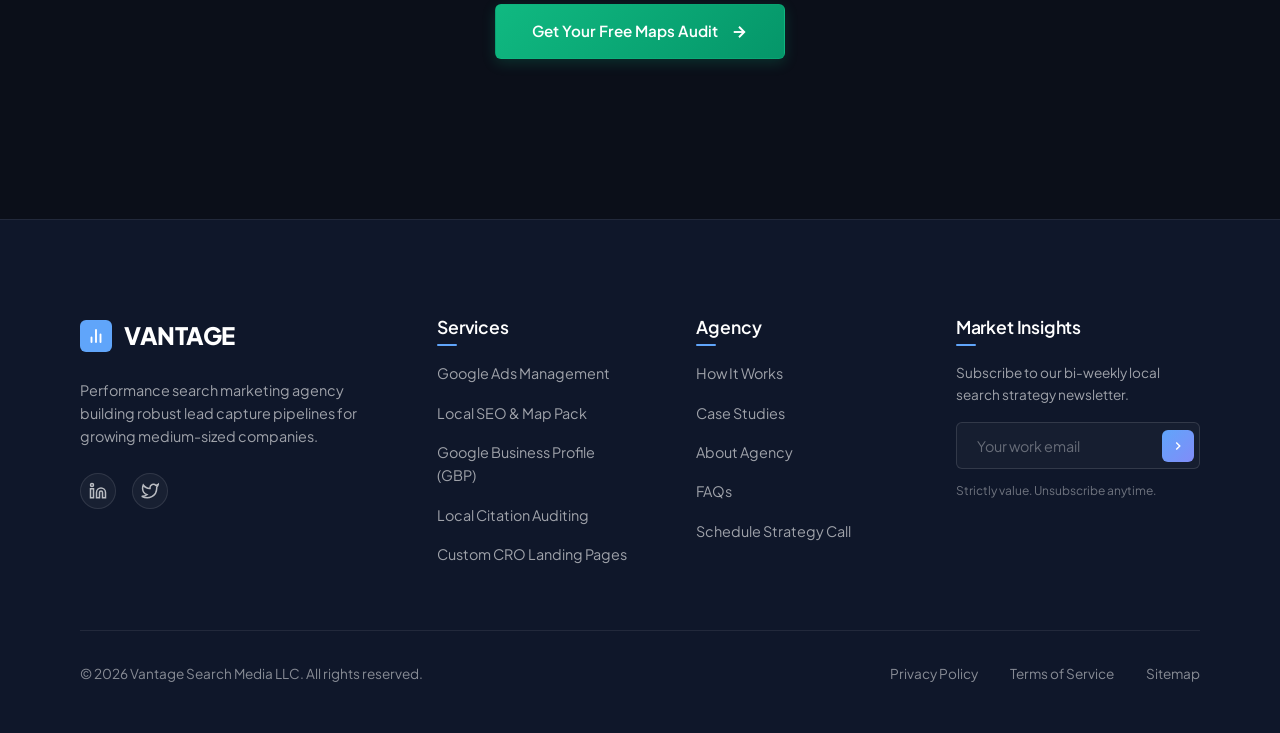
<file: local-seo.html>
<!DOCTYPE html>
<html lang="en">
<head>
  <meta charset="UTF-8">
  <meta name="viewport" content="width=device-width, initial-scale=1.0">
  <meta name="description" content="Local SEO services and Google Business Profile (GBP) ranking optimization for medium-sized businesses. Clean citations and review systems.">
  <title>Local SEO & Map Pack Domination | Vantage Search Media</title>
  <link rel="stylesheet" href="styles.css">
  <link rel="icon" type="image/png" href="data:image/svg+xml,<svg xmlns=%22http://www.w3.org/2000/svg%22 viewBox=%220 0 100 100%22><rect width=%22100%22 height=%22100%22 rx=%2220%22 fill=%22url(%23g)%22/><defs><linearGradient id=%22g%22 x1=%220%22 y1=%220%22 x2=%221%22 y2=%221%22><stop offset=%220%25%22 stop-color=%22%2310b981%22/><stop offset=%2250%25%22 stop-color=%22%236366f1%22/><stop offset=%22100%25%22 stop-color=%22%23a855f7%22/></linearGradient></defs><path d=%22M30,30 L50,70 L70,30%22 fill=%22none%22 stroke=%22white%22 stroke-width=%228%22 stroke-linecap=%22round%22 stroke-linejoin=%22round%22/></svg>">
</head>
<body>



  <!-- NAVIGATION -->
  <header class="navbar scrolled" id="navbar">
    <div class="container">
      <a href="index.html" class="logo">
        <span class="logo-icon">
          <svg xmlns="http://www.w3.org/2000/svg" class="logo-svg" width="18" height="18" viewBox="0 0 24 24" fill="none" stroke="white" stroke-width="2.5" stroke-linecap="round" stroke-linejoin="round">
            <line x1="18" y1="20" x2="18" y2="10"></line>
            <line x1="12" y1="20" x2="12" y2="4"></line>
            <line x1="6" y1="20" x2="6" y2="14"></line>
          </svg>
        </span>
        <span class="logo-text">VANTAGE</span>
      </a>
      
      <nav class="nav-links">
        <a href="index.html" class="nav-link">Home</a>
        <a href="google-ads.html" class="nav-link">Google Ads</a>
        <a href="local-seo.html" class="nav-link">Google Maps</a>
        <a href="case-studies.html" class="nav-link">Case Studies</a>
        <a href="about.html" class="nav-link">About Us</a>
        <a href="contact.html" class="nav-link">Contact</a>
      </nav>

      <div class="nav-actions">
        <a href="contact.html" class="btn btn-primary" style="padding: 0.6rem 1.25rem; font-size: 0.9rem;" id="nav-cta">Get Free Audit</a>
        <button class="mobile-nav-toggle" id="mobile-toggle" aria-label="Toggle Menu">
          <svg xmlns="http://www.w3.org/2000/svg" class="nav-toggle-icon" width="24" height="24" viewBox="0 0 24 24" fill="none" stroke="currentColor" stroke-width="2" stroke-linecap="round">
            <line x1="3" y1="12" x2="21" y2="12"></line>
            <line x1="3" y1="6" x2="21" y2="6"></line>
            <line x1="3" y1="18" x2="21" y2="18"></line>
          </svg>
        </button>
      </div>
    </div>
  </header>

  <!-- Mobile Overlay Menu -->
  <div class="mobile-nav-menu" id="mobile-menu">
    <button class="mobile-close-btn" id="mobile-close" aria-label="Close Menu">&times;</button>
    <a href="index.html" class="mobile-nav-link">Home</a>
    <a href="google-ads.html" class="mobile-nav-link">Google Ads</a>
    <a href="local-seo.html" class="mobile-nav-link">Google Maps</a>
    <a href="case-studies.html" class="mobile-nav-link">Case Studies</a>
    <a href="about.html" class="mobile-nav-link">About Us</a>
    <a href="contact.html" class="mobile-nav-link">Contact</a>
    <a href="contact.html" class="btn btn-primary" style="margin-top: 1.5rem;">Get Free Audit</a>
  </div>

  <!-- SUBPAGE HERO -->
  <section class="subpage-hero">
    <div class="container">
      <span class="section-header" style="margin-bottom: 0.5rem;"><span class="tag">Google Maps</span></span>
      <h1>Google Maps & Local SEO</h1>
      <p>Show up at the top of local Google searches and the Map 3-Pack. We optimize your profiles and listings so neighboring customers choose you first.</p>
    </div>
  </section>

  <!-- BEFORE/AFTER ORGANIC TRAFFIC SLIDER -->
  <section class="section-padding" style="border-bottom: 1px solid var(--glass-border);">
    <div class="container" style="max-width: 800px; text-align: center;">
      <span class="tag" style="border-color: rgba(16, 185, 129, 0.3); color: var(--accent-emerald); background: rgba(16, 185, 129, 0.05);">Traffic Growth</span>
      <h2 style="font-size: 2.25rem; margin-top: 0.5rem; margin-bottom: 1rem;">Your Website Visitors: Before vs. After</h2>
      <p style="color: var(--text-secondary); max-width: 600px; margin: 0 auto 2.5rem auto;">Slide the handle to compare typical website visitor growth before and after working with us.</p>
      
      <div class="before-after-wrapper">
        <div class="before-after-container">
          
          <!-- BEFORE PANE (Static Graph / Flat line) -->
          <div class="before-pane">
            <svg xmlns="http://www.w3.org/2000/svg" width="100%" height="100%" viewBox="0 0 600 240" preserveAspectRatio="none" style="overflow: visible;">
              <!-- Grid Lines -->
              <line x1="0" y1="200" x2="600" y2="200" stroke="rgba(255, 255, 255, 0.05)" stroke-width="1"/>
              <line x1="0" y1="140" x2="600" y2="140" stroke="rgba(255, 255, 255, 0.05)" stroke-width="1"/>
              <line x1="0" y1="80" x2="600" y2="80" stroke="rgba(255, 255, 255, 0.05)" stroke-width="1"/>
              
              <!-- Before Graph Path (Flat, slightly declining line) -->
              <path d="M 0 190 Q 150 185 300 195 T 600 200" fill="none" stroke="var(--text-muted)" stroke-width="3.5" opacity="0.6"/>
              <!-- Before Area Fill -->
              <path d="M 0 190 Q 150 185 300 195 T 600 200 L 600 240 L 0 240 Z" fill="rgba(154, 160, 166, 0.05)"/>
              
            </svg>
          </div>
          
          <!-- AFTER PANE (Hockey-stick curve graph, clipped dynamically) -->
          <div class="after-pane">
            <svg xmlns="http://www.w3.org/2000/svg" width="100%" height="100%" viewBox="0 0 600 240" preserveAspectRatio="none" style="overflow: visible;">
              <!-- Grid Lines -->
              <line x1="0" y1="200" x2="600" y2="200" stroke="rgba(255, 255, 255, 0.05)" stroke-width="1"/>
              <line x1="0" y1="140" x2="600" y2="140" stroke="rgba(255, 255, 255, 0.05)" stroke-width="1"/>
              <line x1="0" y1="80" x2="600" y2="80" stroke="rgba(255, 255, 255, 0.05)" stroke-width="1"/>
              
              <!-- After Graph Path (Upward curve) -->
              <path d="M 0 190 L 150 180 Q 250 150 350 90 T 600 35" fill="none" stroke="var(--accent-indigo)" stroke-width="4.5"/>
              <!-- After Area Fill -->
              <path d="M 0 190 L 150 180 Q 250 150 350 90 T 600 35 L 600 240 L 0 240 Z" fill="url(#emerald-glow)"/>
              
              <defs>
                <linearGradient id="emerald-glow" x1="0" y1="0" x2="0" y2="1">
                  <stop offset="0%" stop-color="var(--accent-indigo)" stop-opacity="0.25"/>
                  <stop offset="100%" stop-color="var(--accent-indigo)" stop-opacity="0.0"/>
                </linearGradient>
              </defs>
            </svg>
          </div>
          
          <div class="slider-labels" style="position: absolute; top: 0; left: 0; width: 100%; height: 100%; pointer-events: none; z-index: 5; padding: 1.5rem; box-sizing: border-box;">
            <svg xmlns="http://www.w3.org/2000/svg" width="100%" height="100%" viewBox="0 0 600 240" preserveAspectRatio="none" style="overflow: visible;">
              <text x="350" y="50" fill="var(--text-muted)" font-size="14" font-weight="700" font-family="var(--font-heading)">BEFORE VANTAGE: Stagnant Search Index</text>
              <text x="30" y="50" fill="var(--accent-indigo)" font-size="14" font-weight="700" font-family="var(--font-heading)">AFTER VANTAGE: 3-Pack Domination</text>
            </svg>
          </div>
          
          <!-- Handle -->
          <div class="slider-handle">
            <div class="slider-handle-button">
              <svg xmlns="http://www.w3.org/2000/svg" viewBox="0 0 24 24" fill="none" stroke="currentColor" stroke-width="3">
                <polyline points="8 5 1 12 8 19"/>
                <polyline points="16 5 23 12 16 19"/>
              </svg>
            </div>
          </div>
          
        </div>
        
        <!-- Live values connected to dragging percentage in app.js -->
        <div class="slider-labels-row">
          <span>Prior: <strong class="val-before" style="color:var(--text-primary);">120 clicks/mo</strong></span>
          <span style="text-align: right;">Vantage Optimized: <strong class="val-after" style="color:var(--accent-indigo);">---</strong></span>
        </div>
      </div>
    </div>
  </section>

  <!-- INTERACTIVE MAP PACK RANK BOOSTER -->
  <section class="section-padding" style="background: var(--bg-secondary); border-bottom: 1px solid var(--glass-border);">
    <div class="container" style="max-width: 1000px;">
      <div class="calculator-grid" style="grid-template-columns: 0.9fr 1.1fr; gap: 4rem; align-items: center;">
        
        <!-- Controls & Description -->
        <div>
          <span class="section-header" style="text-align: left; margin: 0 0 1.5rem 0;">
            <span class="tag" style="border-color: rgba(37, 99, 235, 0.3); color: var(--accent-indigo); background: rgba(37, 99, 235, 0.05);">Google Maps Rank</span>
            <h2 style="font-size: 2.25rem; margin-top: 0.5rem;">See How SEO Boosts Your Business</h2>
          </span>
          <p style="color:var(--text-secondary); margin-bottom: 1.5rem; font-size:1rem; line-height:1.6;">
            If your business is listed below the top 3 on Google Maps, you are missing out on almost all of the customer calls in your area.
          </p>
          <p style="color:var(--text-secondary); margin-bottom: 2.5rem; font-size:1rem; line-height:1.6;">
            Click the button below to see how optimizing your profile, cleaning up listings, and getting more reviews pushes you to position #1.
          </p>
          <button id="booster-trigger" class="btn btn-primary">
            <span>Test Rankings Boost</span>
            <svg xmlns="http://www.w3.org/2000/svg" class="btn-icon" viewBox="0 0 24 24" fill="none" stroke="currentColor" stroke-width="2.5" style="width:16px; height:16px;"><polyline points="9 18 15 12 9 6"></polyline></svg>
          </button>
        </div>

        <!-- Simulated Map Pack -->
        <div class="map-pack-mockup glass">
          <div class="map-pack-header">
            <span class="map-pack-title">Local 3-Pack Results</span>
            <span style="color:var(--text-secondary); font-size: 0.75rem; font-weight:600; text-transform:uppercase;">Map View</span>
          </div>

          <div class="map-listing-container">
            <!-- Listing A -->
            <div class="map-listing" id="listing-a" style="order: 1;">
              <div class="map-listing-rank">1</div>
              <div class="map-listing-details">
                <div class="map-listing-title">Elite Local Services</div>
                <div class="map-listing-rating">
                  <span class="rating-stars">★★★★★</span>
                  <span>4.8 (82 Reviews)</span>
                </div>
                <div class="map-listing-meta">Open • 24/7 Service</div>
              </div>
              <div class="map-action-icon">
                <svg xmlns="http://www.w3.org/2000/svg" class="phone-icon" width="14" height="14" viewBox="0 0 24 24" fill="none" stroke="currentColor" stroke-width="2.5"><path d="M22 16.92v3a2 2 0 0 1-2.18 2 19.79 19.79 0 0 1-8.63-3.07 19.5 19.5 0 0 1-6-6 19.79 19.79 0 0 1-3.07-8.67A2 2 0 0 1 4.11 2h3a2 2 0 0 1 2 1.72 12.84 12.84 0 0 0 .7 2.81 2 2 0 0 1-.45 2.11L8.09 9.91a16 16 0 0 0 6 6l1.27-1.27a2 2 0 0 1 2.11-.45 12.84 12.84 0 0 0 2.81.7A2 2 0 0 1 22 16.92z"/></svg>
              </div>
            </div>

            <!-- Listing B -->
            <div class="map-listing" id="listing-b" style="order: 2;">
              <div class="map-listing-rank">2</div>
              <div class="map-listing-details">
                <div class="map-listing-title">Apex Service Pros</div>
                <div class="map-listing-rating">
                  <span class="rating-stars">★★★★☆</span>
                  <span>4.5 (56 Reviews)</span>
                </div>
                <div class="map-listing-meta">Open • Closes 6 PM</div>
              </div>
              <div class="map-action-icon">
                <svg xmlns="http://www.w3.org/2000/svg" class="phone-icon" width="14" height="14" viewBox="0 0 24 24" fill="none" stroke="currentColor" stroke-width="2.5"><path d="M22 16.92v3a2 2 0 0 1-2.18 2 19.79 19.79 0 0 1-8.63-3.07 19.5 19.5 0 0 1-6-6 19.79 19.79 0 0 1-3.07-8.67A2 2 0 0 1 4.11 2h3a2 2 0 0 1 2 1.72 12.84 12.84 0 0 0 .7 2.81 2 2 0 0 1-.45 2.11L8.09 9.91a16 16 0 0 0 6 6l1.27-1.27a2 2 0 0 1 2.11-.45 12.84 12.84 0 0 0 2.81.7A2 2 0 0 1 22 16.92z"/></svg>
              </div>
            </div>

            <!-- Listing C -->
            <div class="map-listing" id="listing-c" style="order: 3;">
              <div class="map-listing-rank">3</div>
              <div class="map-listing-details">
                <div class="map-listing-title">Acme Contractors</div>
                <div class="map-listing-rating">
                  <span class="rating-stars">★★★★☆</span>
                  <span>4.1 (23 Reviews)</span>
                </div>
                <div class="map-listing-meta">Open • Closes 5 PM</div>
              </div>
              <div class="map-action-icon">
                <svg xmlns="http://www.w3.org/2000/svg" class="phone-icon" width="14" height="14" viewBox="0 0 24 24" fill="none" stroke="currentColor" stroke-width="2.5"><path d="M22 16.92v3a2 2 0 0 1-2.18 2 19.79 19.79 0 0 1-8.63-3.07 19.5 19.5 0 0 1-6-6 19.79 19.79 0 0 1-3.07-8.67A2 2 0 0 1 4.11 2h3a2 2 0 0 1 2 1.72 12.84 12.84 0 0 0 .7 2.81 2 2 0 0 1-.45 2.11L8.09 9.91a16 16 0 0 0 6 6l1.27-1.27a2 2 0 0 1 2.11-.45 12.84 12.84 0 0 0 2.81.7A2 2 0 0 1 22 16.92z"/></svg>
              </div>
            </div>

            <!-- Client Listing (Starts at #4) -->
            <div class="map-listing vantage-client" id="listing-client" style="order: 4;">
              <div class="map-listing-rank" style="border-color:var(--accent-indigo);">4</div>
              <div class="map-listing-details">
                <div class="map-listing-title" style="font-weight: 700; color:var(--text-primary);">Your Business (Vantage Client)</div>
                <div class="map-listing-rating">
                  <span class="rating-stars">★★★★☆</span>
                  <span class="reviews-count">4.2 (12 Reviews) • Closed</span>
                </div>
                <div class="map-listing-meta">Verified Listing • local Area</div>
              </div>
              <div class="map-action-icon">
                <svg xmlns="http://www.w3.org/2000/svg" class="phone-icon" width="14" height="14" viewBox="0 0 24 24" fill="none" stroke="currentColor" stroke-width="2.5"><path d="M22 16.92v3a2 2 0 0 1-2.18 2 19.79 19.79 0 0 1-8.63-3.07 19.5 19.5 0 0 1-6-6 19.79 19.79 0 0 1-3.07-8.67A2 2 0 0 1 4.11 2h3a2 2 0 0 1 2 1.72 12.84 12.84 0 0 0 .7 2.81 2 2 0 0 1-.45 2.11L8.09 9.91a16 16 0 0 0 6 6l1.27-1.27a2 2 0 0 1 2.11-.45 12.84 12.84 0 0 0 2.81.7A2 2 0 0 1 22 16.92z"/></svg>
              </div>
            </div>
          </div>
        </div>

      </div>
    </div>
  </section>

  <!-- SEO PILLARS GRID -->
  <section class="section-padding">
    <div class="container">
      <div class="section-header">
        <span class="tag">Our Strategy</span>
        <h2>How We Get You to the Top</h2>
        <p>Google ranks maps listings based on business location, listing accuracy, and reviews. We optimize all three for you.</p>
      </div>
      
      <div class="services-grid">
        <div class="service-card glass">
          <div class="service-icon" style="color: var(--accent-emerald);"><svg xmlns="http://www.w3.org/2000/svg" class="service-svg" width="24" height="24" viewBox="0 0 24 24" fill="none" stroke="currentColor" stroke-width="2"><path d="M21 10c0 7-9 13-9 13s-9-6-9-13a9 9 0 0 1 18 0z"/><circle cx="12" cy="10" r="3"/></svg></div>
          <h3>Optimizing Your Profile</h3>
          <p>We optimize your business categories, hours, photos, and descriptions so Google ranks your business higher.</p>
        </div>
        <div class="service-card glass">
          <div class="service-icon" style="color: var(--accent-emerald);"><svg xmlns="http://www.w3.org/2000/svg" class="service-svg" width="24" height="24" viewBox="0 0 24 24" fill="none" stroke="currentColor" stroke-width="2"><path d="M10 13a5 5 0 0 0 7.54.54l3-3a5 5 0 0 0-7.07-7.07l-1.72 1.71"/></svg></div>
          <h3>Syncing Your Business Info</h3>
          <p>We audit and list your Name, Address, and Phone number across major business directories to build Google's trust.</p>
        </div>
        <div class="service-card glass">
          <div class="service-icon" style="color: var(--accent-emerald);"><svg xmlns="http://www.w3.org/2000/svg" class="service-svg" width="24" height="24" viewBox="0 0 24 24" fill="none" stroke="currentColor" stroke-width="2"><polyline points="22 12 18 12 15 21 9 3 6 12 2 12"/></svg></div>
          <h3>Getting More Customer Reviews</h3>
          <p>We help you build automated systems that make it easy for happy customers to leave 5-star Google reviews.</p>
        </div>
      </div>
    </div>
  </section>

  <!-- INTERACTIVE CHECKLIST AUDITOR WIDGET -->
  <section class="section-padding" style="background: var(--bg-secondary); border-top: 1px solid var(--glass-border); border-bottom: 1px solid var(--glass-border);">
    <div class="container" style="max-width: 900px;">
      <div class="section-header">
        <span class="tag" style="border-color: rgba(37, 99, 235, 0.3); color: var(--accent-indigo); background: rgba(37, 99, 235, 0.05);">Checklist</span>
        <h2>Google Maps Health Checker</h2>
        <p>How healthy is your Google Maps presence? Check off the boxes below that you have completed to see your score.</p>
      </div>

      <div class="glass" style="padding: 3rem;">
        <!-- Health Score Bar -->
        <div style="margin-bottom: 2rem;">
          <div style="display:flex; justify-content:space-between; margin-bottom: 0.5rem; font-weight:600;">
            <span>Optimization Index</span>
            <span style="color:var(--accent-indigo);" id="audit-score-percent">20%</span>
          </div>
          <div style="width:100%; height:10px; background:var(--bg-primary); border-radius:var(--radius-full); overflow:hidden;">
            <div id="audit-progress-bar" style="width: 20%; height:100%; background:var(--gradient-primary); transition: width var(--transition-normal);"></div>
          </div>
        </div>

        <!-- Checklist -->
        <div style="display: flex; flex-direction: column; gap: 1.5rem;">
          <!-- Item 1 -->
          <div style="display:flex; gap: 1.25rem; align-items:flex-start;">
            <input type="checkbox" id="check-gbp-claim" class="slider-input" style="width:20px; height:20px; accent-color:var(--accent-indigo); cursor:pointer;" checked onchange="calculateAuditScore()">
            <div>
              <label for="check-gbp-claim" style="font-weight:600; font-size:1.05rem; display:block; cursor:pointer;">Claimed Google Business Profile</label>
              <span style="color:var(--text-secondary); font-size:0.85rem;">Your profile is claimed, verified, and active under your control. (+20%)</span>
            </div>
          </div>

          <!-- Item 2 -->
          <div style="display:flex; gap: 1.25rem; align-items:flex-start;">
            <input type="checkbox" id="check-categories" class="slider-input" style="width:20px; height:20px; accent-color:var(--accent-indigo); cursor:pointer;" onchange="calculateAuditScore()">
            <div>
              <label for="check-categories" style="font-weight:600; font-size:1.05rem; display:block; cursor:pointer;">Correct Business Categories</label>
              <span style="color:var(--text-secondary); font-size:0.85rem;">Your primary business category is set correctly, and all relevant sub-categories are added. (+15%)</span>
            </div>
          </div>

          <!-- Item 3 -->
          <div style="display:flex; gap: 1.25rem; align-items:flex-start;">
            <input type="checkbox" id="check-nap" class="slider-input" style="width:20px; height:20px; accent-color:var(--accent-indigo); cursor:pointer;" onchange="calculateAuditScore()">
            <div>
              <label for="check-nap" style="font-weight:600; font-size:1.05rem; display:block; cursor:pointer;">Consistent Business Info (NAP)</label>
              <span style="color:var(--text-secondary); font-size:0.85rem;">Your business name, address, and phone number match exactly across the web (Yelp, Apple Maps, etc.). (+20%)</span>
            </div>
          </div>

          <!-- Item 4 -->
          <div style="display:flex; gap: 1.25rem; align-items:flex-start;">
            <input type="checkbox" id="check-reviews" class="slider-input" style="width:20px; height:20px; accent-color:var(--accent-indigo); cursor:pointer;" onchange="calculateAuditScore()">
            <div>
              <label for="check-reviews" style="font-weight:600; font-size:1.05rem; display:block; cursor:pointer;">Active Customer Review Strategy</label>
              <span style="color:var(--text-secondary); font-size:0.85rem;">You get new 5-star reviews regularly and reply to them to build trust. (+15%)</span>
            </div>
          </div>

          <!-- Item 5 -->
          <div style="display:flex; gap: 1.25rem; align-items:flex-start;">
            <input type="checkbox" id="check-citations" class="slider-input" style="width:20px; height:20px; accent-color:var(--accent-indigo); cursor:pointer;" onchange="calculateAuditScore()">
            <div>
              <label for="check-citations" style="font-weight:600; font-size:1.05rem; display:block; cursor:pointer;">Local Service Pages</label>
              <span style="color:var(--text-secondary); font-size:0.85rem;">Your website has dedicated service pages for each city or area you serve. (+15%)</span>
            </div>
          </div>

          <!-- Item 6 -->
          <div style="display:flex; gap: 1.25rem; align-items:flex-start;">
            <input type="checkbox" id="check-backlinks" class="slider-input" style="width:20px; height:20px; accent-color:var(--accent-indigo); cursor:pointer;" onchange="calculateAuditScore()">
            <div>
              <label for="check-backlinks" style="font-weight:600; font-size:1.05rem; display:block; cursor:pointer;">Local Business Links</label>
              <span style="color:var(--text-secondary); font-size:0.85rem;">Your website has links from local websites like chambers of commerce, local directories, or local sponsors. (+15%)</span>
            </div>
          </div>
        </div>
      </div>
    </div>
  </section>

  <!-- CTA ACTION PANEL -->
  <section class="section-padding" style="background: var(--bg-secondary); border-top: 1px solid var(--glass-border); text-align: center;">
    <div class="container" style="max-width: 800px;">
      <h2 style="font-size: 2.25rem; margin-bottom: 1.5rem;">Get a Free Local Maps Audit</h2>
      <p style="color: var(--text-secondary); font-size: 1.1rem; margin-bottom: 2.5rem;">We will check your Google Maps setup, analyze competitor directory spam, and check your business listing accuracy for free.</p>
      <a href="contact.html" class="btn btn-primary">
        <span>Get Your Free Maps Audit</span>
        <svg xmlns="http://www.w3.org/2000/svg" class="btn-icon" viewBox="0 0 24 24" fill="none" stroke="currentColor" stroke-width="2.5" style="width:18px; height:18px;"><line x1="5" y1="12" x2="19" y2="12"></line><polyline points="12 5 19 12 12 19"></polyline></svg>
      </a>
    </div>
  </section>

  <!-- FOOTER -->
  <footer class="footer">
    <div class="container">
      <div class="footer-grid">
        <div class="footer-info">
          <a href="index.html" class="logo">
            <span class="logo-icon">
              <svg xmlns="http://www.w3.org/2000/svg" class="logo-svg" width="18" height="18" viewBox="0 0 24 24" fill="none" stroke="white" stroke-width="2.5" stroke-linecap="round" stroke-linejoin="round">
                <line x1="18" y1="20" x2="18" y2="10"></line>
                <line x1="12" y1="20" x2="12" y2="4"></line>
                <line x1="6" y1="20" x2="6" y2="14"></line>
              </svg>
            </span>
            <span class="logo-text">VANTAGE</span>
          </a>
          <p class="footer-info-text">Performance search marketing agency building robust lead capture pipelines for growing medium-sized companies.</p>
          <div class="footer-socials">
            <a href="#" class="social-link" aria-label="LinkedIn"><svg xmlns="http://www.w3.org/2000/svg" viewBox="0 0 24 24" fill="none" stroke="currentColor" stroke-width="2"><path d="M16 8a6 6 0 0 1 6 6v7h-4v-7a2 2 0 0 0-2-2 2 2 0 0 0-2 2v7h-4v-7a6 6 0 0 1 6-6z"/><rect x="2" y="9" width="4" height="12"/><circle cx="4" cy="4" r="2"/></svg></a>
            <a href="#" class="social-link" aria-label="Twitter"><svg xmlns="http://www.w3.org/2000/svg" viewBox="0 0 24 24" fill="none" stroke="currentColor" stroke-width="2"><path d="M23 3a10.9 10.9 0 0 1-3.14 1.53 4.48 4.48 0 0 0-7.86 3v1A10.66 10.66 0 0 1 3 4s-4 9 5 13a11.64 11.64 0 0 1-7 2c9 5 20 0 20-11.5a4.5 4.5 0 0 0-.08-.83A7.72 7.72 0 0 0 23 3z"/></svg></a>
          </div>
        </div>
        <div class="footer-col">
          <h4>Services</h4>
          <div class="footer-links">
            <a href="google-ads.html">Google Ads Management</a>
            <a href="local-seo.html">Local SEO & Map Pack</a>
            <a href="local-seo.html">Google Business Profile (GBP)</a>
            <a href="local-seo.html">Local Citation Auditing</a>
            <a href="google-ads.html">Custom CRO Landing Pages</a>
          </div>
        </div>
        <div class="footer-col">
          <h4>Agency</h4>
          <div class="footer-links">
            <a href="index.html#roadmap">How It Works</a>
            <a href="case-studies.html">Case Studies</a>
            <a href="about.html">About Agency</a>
            <a href="index.html#faqs">FAQs</a>
            <a href="contact.html">Schedule Strategy Call</a>
          </div>
        </div>
        <div class="footer-col">
          <h4>Market Insights</h4>
          <p class="footer-info-text" style="margin-bottom: 1rem; font-size: 0.85rem;">Subscribe to our bi-weekly local search strategy newsletter.</p>
          <form class="newsletter-form" onsubmit="event.preventDefault(); alert('Subscribed!');">
            <div class="newsletter-input-group">
              <input type="email" class="newsletter-input" placeholder="Your work email" required>
              <button type="submit" class="newsletter-submit-btn" aria-label="Subscribe"><svg xmlns="http://www.w3.org/2000/svg" class="newsletter-submit-icon" width="14" height="14" viewBox="0 0 24 24" fill="none" stroke="currentColor" stroke-width="2.5"><polyline points="9 18 15 12 9 6"/></svg></button>
            </div>
            <span class="newsletter-text">Strictly value. Unsubscribe anytime.</span>
          </form>
        </div>
      </div>
      <div class="footer-bottom">
        <div class="footer-copy">&copy; 2026 Vantage Search Media LLC. All rights reserved.</div>
        <div class="footer-bottom-links">
          <a href="#">Privacy Policy</a>
          <a href="#">Terms of Service</a>
          <a href="#">Sitemap</a>
        </div>
      </div>
    </div>
  </footer>

  <script src="app.js"></script>
  <script>
    // Specific auditor checklist math for Local SEO page
    function calculateAuditScore() {
      const items = [
        { id: 'check-gbp-claim', value: 20 },
        { id: 'check-categories', value: 15 },
        { id: 'check-nap', value: 20 },
        { id: 'check-reviews', value: 15 },
        { id: 'check-citations', value: 15 },
        { id: 'check-backlinks', value: 15 }
      ];

      let score = 0;
      items.forEach(item => {
        const checkbox = document.getElementById(item.id);
        if (checkbox && checkbox.checked) {
          score += item.value;
        }
      });

      document.getElementById('audit-score-percent').textContent = `${score}%`;
      document.getElementById('audit-progress-bar').style.width = `${score}%`;
    }
    document.addEventListener('DOMContentLoaded', calculateAuditScore);
  </script>
</body>
</html>
</file>
<file: styles.css>
@import url('https://fonts.googleapis.com/css2?family=Plus+Jakarta+Sans:ital,wght@0,200..800;1,200..800&display=swap');

/* ==========================================
   DESIGN TOKENS & VARIABLES
   ========================================== */
:root {
  --bg-primary: #080C14; /* Deep Space Dark background */
  --bg-secondary: #0B0F19; /* Lighter section slate dark */
  --bg-tertiary: #111827; /* Structural dark border/shade */
  
  --text-primary: #F9FAFB; /* Pure bright white/slate */
  --text-secondary: #9CA3AF; /* Muted gray text */
  --text-muted: #6B7280; /* Darker gray for flat info text */
  
  --accent-emerald: #10B981; /* Glowing Neon Emerald */
  --accent-emerald-rgb: 16, 185, 129;
  --accent-indigo: #60A5FA; /* Glowing Electric Blue */
  --accent-indigo-rgb: 96, 165, 250;
  --accent-purple: #818CF8; /* Electric Indigo */
  --accent-purple-rgb: 129, 140, 248;
  
  --gradient-primary: linear-gradient(135deg, var(--accent-indigo) 0%, var(--accent-purple) 100%);
  --gradient-secondary: linear-gradient(135deg, rgba(96, 165, 250, 0.1) 0%, rgba(16, 185, 129, 0.1) 100%);
  --gradient-card: linear-gradient(180deg, rgba(17, 24, 39, 0.7) 0%, rgba(17, 24, 39, 0.9) 100%);
  
  --glass-bg: rgba(17, 24, 39, 0.45); /* Semi-transparent dark slate */
  --glass-border: rgba(255, 255, 255, 0.08); /* White translucency border */
  --glass-border-hover: rgba(96, 165, 250, 0.25); /* Electric Blue highlight */
  --glass-shadow: 0 8px 32px 0 rgba(0, 0, 0, 0.35); /* Heavy deep shadow */
  
  --font-heading: 'Plus Jakarta Sans', sans-serif;
  --font-body: 'Plus Jakarta Sans', sans-serif;
  
  --radius-sm: 6px;
  --radius-md: 12px;
  --radius-lg: 16px;
  --radius-full: 9999px;
  
  --transition-fast: 0.2s cubic-bezier(0.16, 1, 0.3, 1);
  --transition-normal: 0.3s cubic-bezier(0.16, 1, 0.3, 1);
  --transition-slow: 0.5s cubic-bezier(0.16, 1, 0.3, 1);
  
  --section-padding: 6rem 1.5rem;
  --container-width: 1280px;
}

/* ==========================================
   RESET & SYSTEM STYLES
   ========================================== */
*, *::before, *::after {
  box-sizing: border-box;
  margin: 0;
  padding: 0;
}

html {
  scroll-behavior: smooth;
  font-size: 16px;
  -webkit-font-smoothing: antialiased;
}

body {
  background-color: var(--bg-primary);
  color: var(--text-primary);
  font-family: var(--font-body);
  line-height: 1.62;
  overflow-x: hidden;
  position: relative;
}

body::before {
  content: '';
  position: fixed;
  top: 0;
  left: 0;
  width: 100%;
  height: 100%;
  background: 
    radial-gradient(circle at 10% 20%, rgba(96, 165, 250, 0.04) 0%, transparent 40%),
    radial-gradient(circle at 90% 80%, rgba(16, 185, 129, 0.03) 0%, transparent 45%);
  z-index: -1;
  pointer-events: none;
}

h1, h2, h3, h4, h5, h6 {
  font-family: var(--font-heading);
  font-weight: 700;
  line-height: 1.25;
  color: var(--text-primary);
  letter-spacing: -0.02em;
}

a {
  color: inherit;
  text-decoration: none;
  transition: var(--transition-fast);
}

button, input, select, textarea {
  font-family: inherit;
  background: none;
  border: none;
  color: inherit;
}

button {
  cursor: pointer;
}

ul {
  list-style: none;
}

/* Custom Scrollbar */
::-webkit-scrollbar {
  width: 10px;
}
::-webkit-scrollbar-track {
  background: var(--bg-primary);
}
::-webkit-scrollbar-thumb {
  background: var(--bg-tertiary);
  border-radius: var(--radius-full);
  border: 2px solid var(--bg-primary);
}
::-webkit-scrollbar-thumb:hover {
  background: var(--accent-emerald);
}

/* Selection Highlight */
::selection {
  background: rgba(37, 99, 235, 0.15);
  color: var(--text-primary);
}

/* ==========================================
   UTILITY & STRUCTURAL LAYOUTS
   ========================================== */
.container {
  width: 100%;
  max-width: 1200px; /* slightly narrower for more editorial proportions */
  margin: 0 auto;
  padding: 0 2.5rem;
}

.section-padding {
  padding: 10rem 0; /* more generous breathing room */
}

.text-gradient {
  background: linear-gradient(135deg, #60A5FA 0%, #818CF8 50%, #10B981 100%);
  -webkit-background-clip: text;
  background-clip: text;
  -webkit-text-fill-color: transparent;
  color: transparent;
}

.glass {
  background: var(--glass-bg);
  backdrop-filter: blur(16px);
  -webkit-backdrop-filter: blur(16px);
  border: 1px solid var(--glass-border);
  box-shadow: var(--glass-shadow), inset 0 1px 0 0 rgba(255, 255, 255, 0.05);
  border-radius: var(--radius-md);
  transition: border-color var(--transition-normal), background var(--transition-normal), box-shadow var(--transition-normal), transform var(--transition-normal);
}

.glass-hover:hover {
  border-color: var(--glass-border-hover);
  background: rgba(17, 24, 39, 0.6);
  box-shadow: 0 12px 40px 0 rgba(0, 0, 0, 0.45), 0 0 15px rgba(96, 165, 250, 0.1);
  transform: translateY(-4px);
}

.section-header {
  text-align: left; /* off-center editorial alignment */
  max-width: 750px;
  margin: 0 0 5rem 0;
}

.section-header .tag {
  display: inline-block;
  padding: 0.35rem 0; /* flat clean tag */
  border-bottom: 2px solid var(--accent-indigo);
  font-size: 0.8rem;
  font-weight: 700;
  text-transform: uppercase;
  letter-spacing: 2px;
  color: var(--accent-indigo);
  margin-bottom: 1.5rem;
}

.section-header h2 {
  font-size: 3.25rem;
  margin-bottom: 1.25rem;
  font-weight: 800;
}

.section-header p {
  color: var(--text-secondary);
  font-size: 1.2rem;
  line-height: 1.6;
}

/* Glowing Orbs - disabled for editorial look */
.glow-orbs {
  display: none;
}

/* Buttons */
.btn {
  display: inline-flex;
  align-items: center;
  justify-content: center;
  gap: 0.75rem;
  padding: 0.9rem 2.25rem;
  font-size: 0.95rem;
  font-weight: 600;
  border-radius: var(--radius-sm);
  transition: all var(--transition-normal);
}

.btn-primary {
  background: linear-gradient(135deg, var(--accent-emerald) 0%, #059669 100%);
  color: #FFFFFF;
  border: 1px solid rgba(16, 185, 129, 0.3);
  box-shadow: 0 4px 14px 0 rgba(16, 185, 129, 0.2);
}

.btn-primary:hover {
  background: linear-gradient(135deg, #34D399 0%, #059669 100%);
  border-color: rgba(16, 185, 129, 0.5);
  color: #FFFFFF;
  box-shadow: 0 6px 20px 0 rgba(16, 185, 129, 0.35), 0 0 10px rgba(16, 185, 129, 0.2);
  transform: translateY(-2px);
}

.btn-secondary {
  background: rgba(255, 255, 255, 0.03);
  border: 1px solid rgba(255, 255, 255, 0.08);
  color: var(--text-primary);
  backdrop-filter: blur(8px);
}

.btn-secondary:hover {
  background: rgba(255, 255, 255, 0.08);
  border-color: rgba(255, 255, 255, 0.15);
  color: #FFFFFF;
  transform: translateY(-2px);
  box-shadow: 0 4px 15px rgba(255, 255, 255, 0.05);
}

.btn-icon {
  width: 18px;
  height: 18px;
  transition: transform var(--transition-fast);
}

.btn:hover .btn-icon {
  transform: translateX(4px);
}

/* ==========================================
   NAVIGATION BAR
   ========================================== */
.navbar {
  position: fixed;
  top: 1.5rem;
  left: 50%;
  transform: translateX(-50%);
  width: calc(100% - 3rem);
  max-width: 1200px;
  z-index: 100;
  padding: 0.65rem 2rem;
  background: rgba(8, 12, 20, 0.4); /* Subtle dark glass overlay */
  backdrop-filter: blur(16px);
  -webkit-backdrop-filter: blur(16px);
  border: 1px solid rgba(255, 255, 255, 0.05);
  border-radius: 99px;
  box-shadow: 0 4px 30px rgba(0, 0, 0, 0.2);
  transition: all var(--transition-normal);
}

.navbar.scrolled {
  top: 1rem;
  background: rgba(8, 12, 20, 0.8);
  border-color: rgba(255, 255, 255, 0.1);
  box-shadow: 0 10px 30px rgba(0, 0, 0, 0.5), 0 0 1px rgba(255, 255, 255, 0.2) inset;
}

.navbar .container {
  display: flex;
  justify-content: space-between;
  align-items: center;
  width: 100%;
  max-width: 100%;
  margin: 0;
  padding: 0;
}

.logo {
  display: flex;
  align-items: center;
  gap: 0.75rem;
  font-family: var(--font-heading);
  font-weight: 800;
  font-size: 1.5rem;
  letter-spacing: -0.5px;
}

.logo-icon {
  width: 32px;
  height: 32px;
  background: var(--accent-emerald);
  border-radius: var(--radius-sm);
  display: flex;
  align-items: center;
  justify-content: center;
}

.logo-text {
  color: var(--text-primary);
  background: none;
  -webkit-text-fill-color: initial;
}

.nav-links {
  display: flex;
  gap: 2.5rem;
  align-items: center;
}

.nav-link {
  color: var(--text-secondary);
  font-weight: 500;
  font-size: 0.95rem;
  position: relative;
  padding: 0.5rem 0;
}

.nav-link::after {
  content: '';
  position: absolute;
  bottom: 0;
  left: 0;
  width: 0;
  height: 2px;
  background: var(--gradient-primary);
  transition: width var(--transition-normal);
  border-radius: var(--radius-full);
}

.nav-link:hover,
.nav-link.active {
  color: var(--text-primary);
}

.nav-link:hover::after,
.nav-link.active::after {
  width: 100%;
}

.nav-actions {
  display: flex;
  align-items: center;
  gap: 1.25rem;
}

.mobile-nav-toggle {
  display: none;
  font-size: 1.5rem;
  color: var(--text-primary);
}

/* ==========================================
   HERO SECTION
   ========================================== */
.hero {
  position: relative;
  padding-top: 11rem;
  padding-bottom: 7rem;
  overflow: hidden;
}

.hero::before {
  content: '';
  position: absolute;
  top: 30%;
  left: 50%;
  transform: translate(-50%, -50%);
  width: 450px;
  height: 450px;
  background: radial-gradient(circle, rgba(96, 165, 250, 0.1) 0%, rgba(129, 140, 248, 0.05) 50%, transparent 100%);
  filter: blur(60px);
  z-index: 1;
  pointer-events: none;
}

.hero-grid {
  display: grid;
  grid-template-columns: 1.1fr 0.9fr;
  gap: 4rem;
  align-items: flex-start;
}

.hero-content {
  position: relative;
  z-index: 2;
}

.hero-badge {
  display: inline-flex;
  align-items: center;
  gap: 0.5rem;
  padding: 0.4rem 1rem;
  background: rgba(37, 99, 235, 0.08);
  border: 1px solid rgba(37, 99, 235, 0.2);
  border-radius: var(--radius-full);
  font-size: 0.85rem;
  color: var(--accent-indigo);
  margin-bottom: 1.5rem;
  font-weight: 600;
}

.hero-badge-dot {
  width: 8px;
  height: 8px;
  background-color: var(--accent-indigo);
  border-radius: 50%;
  box-shadow: 0 0 10px rgba(37, 99, 235, 0.4);
  animation: pulse 2s infinite;
}

@keyframes pulse {
  0% { transform: scale(0.9); opacity: 0.6; }
  50% { transform: scale(1.1); opacity: 1; box-shadow: 0 0 14px rgba(37, 99, 235, 0.6); }
  100% { transform: scale(0.9); opacity: 0.6; }
}

.hero h1 {
  font-size: 4.25rem;
  line-height: 1.1;
  letter-spacing: -2px;
  margin-bottom: 1.5rem;
}

.hero-description {
  font-size: 1.2rem;
  color: var(--text-secondary);
  margin-bottom: 2.5rem;
  max-width: 580px;
}

.hero-buttons {
  display: flex;
  gap: 1.25rem;
  margin-bottom: 3.5rem;
}

.hero-stats {
  display: flex;
  gap: 3.5rem;
  border-top: 1px solid var(--glass-border);
  padding-top: 2rem;
}

.stat-item {
  display: flex;
  flex-direction: column;
}

.stat-number {
  font-family: var(--font-heading);
  font-size: 2.25rem;
  font-weight: 800;
  color: var(--text-primary);
  margin-bottom: 0.25rem;
  background: none;
  -webkit-background-clip: initial;
  background-clip: initial;
  -webkit-text-fill-color: initial;
}

.stat-label {
  font-size: 0.85rem;
  color: var(--text-secondary);
  text-transform: uppercase;
  letter-spacing: 1px;
}

.hero-visual {
  position: relative;
  z-index: 1;
}

.visual-container {
  position: relative;
  width: 100%;
}

/* Glass Dashboard Mockup */
.dashboard-mockup {
  position: relative;
  width: 100%;
  height: 90%;
  border-radius: var(--radius-md);
  padding: 1.5rem;
  overflow: hidden;
  border: 1px solid rgba(255, 255, 255, 0.08);
}

.mockup-header {
  display: flex;
  justify-content: space-between;
  align-items: center;
  margin-bottom: 1.5rem;
  border-bottom: 1px solid rgba(255, 255, 255, 0.05);
  padding-bottom: 1rem;
}

.mockup-dots {
  display: flex;
  gap: 6px;
}

.mockup-dot {
  width: 8px;
  height: 8px;
  border-radius: 50%;
  background: rgba(255, 255, 255, 0.2);
}

.mockup-dot:nth-child(1) { background: #ef4444; }
.mockup-dot:nth-child(2) { background: #fbbf24; }
.mockup-dot:nth-child(3) { background: #10b981; }

.mockup-title {
  font-size: 0.8rem;
  color: var(--text-muted);
  font-family: var(--font-heading);
  letter-spacing: 1px;
  text-transform: uppercase;
}

.mockup-grid {
  display: grid;
  grid-template-columns: repeat(2, 1fr);
  gap: 1rem;
  margin-bottom: 1.5rem;
}

.mockup-card {
  padding: 1rem;
  background: var(--bg-tertiary);
  border: 1px solid var(--glass-border);
  border-radius: var(--radius-sm);
}

.mockup-card-label {
  font-size: 0.75rem;
  color: var(--text-secondary);
  margin-bottom: 0.25rem;
}

.mockup-card-value {
  font-family: var(--font-heading);
  font-size: 1.35rem;
  font-weight: 700;
  display: flex;
  align-items: center;
  gap: 0.5rem;
}

.mockup-card-trend {
  font-size: 0.7rem;
  font-weight: 600;
  padding: 0.1rem 0.4rem;
  border-radius: 4px;
  background: rgba(16, 185, 129, 0.1);
  color: var(--accent-emerald);
}

.mockup-chart-container {
  position: relative;
  height: 180px;
  width: 100%;
  margin-bottom: 1rem;
}

.mockup-chart-svg {
  width: 100%;
  height: 100%;
}

.mockup-chart-line-seo {
  stroke-dasharray: 1000;
  stroke-dashoffset: 1000;
  animation: drawLine 3s forwards ease-in-out;
}

.mockup-chart-line-ads {
  stroke-dasharray: 1000;
  stroke-dashoffset: 1000;
  animation: drawLine 3.5s forwards ease-in-out;
  animation-delay: 0.5s;
}

@keyframes drawLine {
  to { stroke-dashoffset: 0; }
}

.mockup-list {
  display: flex;
  flex-direction: column;
  gap: 0.75rem;
}

.mockup-list-item {
  display: flex;
  align-items: center;
  justify-content: space-between;
  padding: 0.5rem 0.75rem;
  background: rgba(255, 255, 255, 0.01);
  border-radius: 6px;
  font-size: 0.8rem;
}

.mockup-list-keyword {
  color: var(--text-primary);
  font-weight: 500;
}

.mockup-list-pos {
  color: var(--accent-emerald);
  font-weight: 600;
  display: flex;
  align-items: center;
  gap: 0.25rem;
}

/* Float Animation for Mockup Elements */
.float-element {
  position: absolute;
  padding: 0.75rem 1rem;
  border-radius: var(--radius-sm);
  display: flex;
  align-items: center;
  gap: 0.75rem;
  box-shadow: 0 10px 25px rgba(0, 0, 0, 0.4);
  animation: float 6s infinite ease-in-out;
}

.float-1 {
  top: 15%;
  left: -10%;
  background: rgba(16, 185, 129, 0.15);
  border: 1px solid rgba(16, 185, 129, 0.25);
  backdrop-filter: blur(10px);
  animation-delay: 0s;
}

.float-2 {
  bottom: 20%;
  right: -8%;
  background: rgba(37, 99, 235, 0.15);
  border: 1px solid rgba(37, 99, 235, 0.25);
  backdrop-filter: blur(10px);
  animation-delay: -2s;
}

.float-3 {
  bottom: -5%;
  left: 15%;
  background: rgba(168, 85, 247, 0.15);
  border: 1px solid rgba(168, 85, 247, 0.25);
  backdrop-filter: blur(10px);
  animation-delay: -4s;
}

@keyframes float {
  0% { transform: translateY(0px) rotate(0deg); }
  50% { transform: translateY(-12px) rotate(1deg); }
  100% { transform: translateY(0px) rotate(0deg); }
}

/* ==========================================
   TRUST LOGOS
   ========================================== */
.trust-bar {
  padding: 3rem 0;
  border-top: 1px solid var(--glass-border);
  border-bottom: 1px solid var(--glass-border);
  background: var(--bg-secondary);
  overflow: hidden;
  position: relative;
}

.trust-title {
  text-align: center;
  font-size: 0.8rem;
  text-transform: uppercase;
  color: var(--text-muted);
  letter-spacing: 2px;
  margin-bottom: 2rem;
}

.logo-slider {
  display: flex;
  align-items: center;
  width: 100%;
}

.logo-track {
  display: flex;
  width: calc(250px * 10);
  animation: logoScroll 25s linear infinite;
  gap: 4rem;
}

@keyframes logoScroll {
  0% { transform: translateX(0); }
  100% { transform: translateX(calc(-250px * 5)); }
}

.logo-slide {
  width: 200px;
  display: flex;
  justify-content: center;
  align-items: center;
}

.logo-slide svg {
  fill: var(--text-muted);
  max-height: 32px;
  width: auto;
  opacity: 0.5;
  transition: opacity var(--transition-fast), fill var(--transition-fast);
}

.logo-slide:hover svg {
  opacity: 0.9;
  fill: var(--text-secondary);
}

/* ==========================================
   SERVICES & TABS SECTION
   ========================================== */
.services {
  position: relative;
}

.tabs-container {
  display: flex;
  justify-content: center;
  margin-bottom: 3.5rem;
}

.tabs {
  display: flex;
  padding: 0.35rem;
  background: rgba(255, 255, 255, 0.02);
  border: 1px solid var(--glass-border);
  border-radius: var(--radius-full);
  gap: 0.25rem;
}

.tab-btn {
  padding: 0.75rem 2rem;
  border-radius: var(--radius-full);
  font-weight: 600;
  font-size: 1rem;
  color: var(--text-secondary);
  transition: all var(--transition-normal);
}

.tab-btn:hover {
  color: var(--text-primary);
}

.tab-btn.active {
  background: var(--gradient-primary);
  color: var(--text-primary);
  box-shadow: 0 4px 15px rgba(37, 99, 235, 0.2);
}

.tab-content {
  display: none;
  animation: fadeInUp 0.5s ease-in-out forwards;
}

.tab-content.active {
  display: block;
}

@keyframes fadeInUp {
  from { opacity: 0; transform: translateY(20px); }
  to { opacity: 1; transform: translateY(0); }
}

.services-grid {
  display: grid;
  grid-template-columns: repeat(3, 1fr);
  gap: 2rem;
}

.service-card {
  padding: 2.5rem;
  display: flex;
  flex-direction: column;
  height: 100%;
  position: relative;
  overflow: hidden;
}

.service-card::before {
  content: '';
  position: absolute;
  top: 0;
  left: 0;
  width: 100%;
  height: 100%;
  background: var(--gradient-card);
  opacity: 0.5;
  z-index: -1;
}

.service-icon {
  width: 48px;
  height: 48px;
  border-radius: var(--radius-sm);
  background: rgba(255, 255, 255, 0.03);
  border: 1px solid var(--glass-border);
  display: flex;
  align-items: center;
  justify-content: center;
  margin-bottom: 1.75rem;
  color: var(--accent-indigo);
  transition: all var(--transition-normal);
}

.service-card:hover .service-icon {
  background: var(--gradient-primary);
  color: var(--text-primary);
  transform: scale(1.05) rotate(3deg);
}

.service-card h3 {
  font-size: 1.5rem;
  margin-bottom: 1rem;
}

.service-card p {
  color: var(--text-secondary);
  font-size: 0.95rem;
  margin-bottom: 1.5rem;
  flex-grow: 1;
}

.service-features {
  display: flex;
  flex-direction: column;
  gap: 0.75rem;
  border-top: 1px solid rgba(255, 255, 255, 0.05);
  padding-top: 1.5rem;
}

.service-feature {
  display: flex;
  align-items: center;
  gap: 0.75rem;
  font-size: 0.85rem;
  color: var(--text-secondary);
}

.service-feature svg {
  width: 16px;
  height: 16px;
  color: var(--accent-emerald);
  flex-shrink: 0;
}

/* ==========================================
   ROI CALCULATOR SECTION
   ========================================== */
.calculator-section {
  position: relative;
  overflow: hidden;
}

.calculator-grid {
  display: grid;
  grid-template-columns: 1fr 1fr;
  gap: 4rem;
  align-items: center;
}

.calc-sliders {
  padding: 3rem;
  background: var(--glass-bg) !important;
  backdrop-filter: blur(16px);
  -webkit-backdrop-filter: blur(16px);
  color: #FFFFFF !important;
  border: 1px solid var(--glass-border) !important;
  border-radius: var(--radius-md) !important;
  box-shadow: var(--glass-shadow) !important;
}

.slider-group {
  margin-bottom: 2.25rem;
}

.slider-header {
  display: flex;
  justify-content: space-between;
  align-items: center;
  margin-bottom: 0.75rem;
}

.slider-label {
  font-weight: 600;
  font-size: 0.95rem;
  color: #94A3B8 !important;
}

.slider-value-box {
  background: #1E293B !important;
  border: 1px solid #334155 !important;
  padding: 0.35rem 0.85rem;
  border-radius: var(--radius-sm);
  font-family: var(--font-body);
  font-weight: 700;
  color: #10B981 !important; /* Emerald value */
  font-size: 0.95rem;
}

.slider-input {
  width: 100%;
  height: 6px;
  background: #1E293B !important;
  border-radius: var(--radius-full);
  outline: none;
  -webkit-appearance: none;
  appearance: none;
}

input[type="checkbox"].slider-input {
  -webkit-appearance: checkbox !important;
  appearance: checkbox !important;
  width: 20px !important;
  height: 20px !important;
}

.slider-input:focus-visible {
  outline: 2px solid var(--accent-indigo) !important;
  outline-offset: 2px;
}

.slider-input::-webkit-slider-thumb {
  -webkit-appearance: none;
  appearance: none;
  width: 18px;
  height: 18px;
  border-radius: 50%;
  background: #2563EB !important; /* Royal Blue thumb */
  cursor: pointer;
  box-shadow: 0 0 10px rgba(37, 99, 235, 0.4);
  transition: transform var(--transition-fast);
}

.slider-input::-webkit-slider-thumb:hover {
  transform: scale(1.2);
}

.slider-help-text {
  font-size: 0.8rem;
  color: #64748B !important;
  margin-top: 0.4rem;
  display: block;
}

/* Calculator Results Display */
.calc-results {
  padding: 3.5rem;
  display: flex;
  flex-direction: column;
  position: relative;
  overflow: hidden;
  background: var(--glass-bg) !important;
  backdrop-filter: blur(16px);
  -webkit-backdrop-filter: blur(16px);
  color: #FFFFFF !important;
  border: 1px solid var(--glass-border) !important;
  border-radius: var(--radius-md) !important;
  box-shadow: var(--glass-shadow) !important;
}

.calc-results::before {
  content: '';
  position: absolute;
  top: 0;
  right: 0;
  width: 150px;
  height: 150px;
  background: radial-gradient(circle, rgba(37, 99, 235, 0.15) 0%, rgba(0,0,0,0) 70%);
  filter: blur(20px);
  pointer-events: none;
}

.result-main {
  text-align: center;
  border-bottom: 1px solid #1E293B;
  padding-bottom: 2rem;
  margin-bottom: 2rem;
}

.result-label {
  font-size: 0.85rem;
  text-transform: uppercase;
  letter-spacing: 2px;
  color: #94A3B8 !important;
  margin-bottom: 0.5rem;
}

.result-value {
  font-family: var(--font-heading);
  font-size: 3.75rem;
  font-weight: 800;
  line-height: 1;
  background: linear-gradient(135deg, #FFFFFF 30%, #10B981 100%) !important;
  -webkit-background-clip: text !important;
  background-clip: text !important;
  -webkit-text-fill-color: transparent !important;
  display: block;
  margin-bottom: 0.5rem;
}

.result-roi-badge {
  display: inline-block;
  font-size: 0.9rem;
  font-weight: 600;
  color: #FFFFFF !important;
  background: #10B981 !important;
  padding: 0.35rem 1rem;
  border-radius: var(--radius-sm);
  border: 1px solid #059669;
}

.result-breakdown {
  display: grid;
  grid-template-columns: repeat(2, 1fr);
  gap: 1.5rem;
  margin-bottom: 2.5rem;
}

.breakdown-item {
  background: #1E293B !important;
  border: 1px solid #334155 !important;
  border-radius: var(--radius-sm);
  padding: 1.25rem;
}

.breakdown-label {
  font-size: 0.8rem;
  color: #94A3B8 !important;
  margin-bottom: 0.25rem;
}

.breakdown-val {
  font-family: var(--font-body);
  font-weight: 700;
  font-size: 1.35rem;
  color: #FFFFFF !important;
}

/* ==========================================
   PROCESS SECTION (ROADMAP)
   ========================================== */
.process-section {
  position: relative;
}

.process-timeline {
  position: relative;
  max-width: 1000px;
  margin: 0 auto;
  padding: 2rem 0;
}

.process-timeline::before {
  content: '';
  position: absolute;
  top: 0;
  left: 50%;
  transform: translateX(-50%);
  width: 2px;
  height: 100%;
  background: linear-gradient(180deg, var(--accent-emerald) 0%, var(--accent-indigo) 50%, var(--accent-purple) 100%);
  opacity: 0.2;
}

.process-item {
  position: relative;
  margin-bottom: 5rem;
  width: 50%;
  padding-right: 3.5rem;
}

.process-item:nth-child(even) {
  margin-left: 50%;
  padding-right: 0;
  padding-left: 3.5rem;
}

.process-node {
  position: absolute;
  top: 0;
  right: -16px;
  width: 32px;
  height: 32px;
  border-radius: 50%;
  background: var(--bg-secondary);
  border: 2px solid var(--accent-indigo);
  display: flex;
  align-items: center;
  justify-content: center;
  font-family: var(--font-heading);
  font-weight: 700;
  font-size: 0.85rem;
  z-index: 5;
  box-shadow: 0 0 15px rgba(37, 99, 235, 0.4);
}

.process-item:nth-child(even) .process-node {
  right: auto;
  left: -16px;
}

.process-grid-display {
  display: none;
}

.process-card {
  padding: 2rem;
  border-radius: var(--radius-md);
  position: relative;
}

.process-card::after {
  content: '';
  position: absolute;
  top: 12px;
  right: -8px;
  width: 16px;
  height: 16px;
  background: var(--glass-bg);
  border-right: 1px solid var(--glass-border);
  border-top: 1px solid var(--glass-border);
  transform: rotate(45deg);
}

.process-item:nth-child(even) .process-card::after {
  right: auto;
  left: -8px;
  border-right: none;
  border-top: none;
  border-left: 1px solid var(--glass-border);
  border-bottom: 1px solid var(--glass-border);
}

.process-title {
  font-size: 1.25rem;
  margin-bottom: 0.75rem;
  display: flex;
  align-items: center;
  gap: 0.75rem;
}

.process-icon {
  color: var(--accent-indigo);
  width: 20px;
  height: 20px;
}

.process-card p {
  color: var(--text-secondary);
  font-size: 0.9rem;
}

/* ==========================================
   CASE STUDIES SECTION
   ========================================== */
.case-studies-grid {
  display: grid;
  grid-template-columns: repeat(3, 1fr);
  gap: 2.25rem;
}

.case-card {
  overflow: hidden;
  height: 100%;
  display: flex;
  flex-direction: column;
}

.case-image {
  width: 100%;
  height: 200px;
  background: linear-gradient(135deg, rgba(99,102,241,0.2) 0%, rgba(168,85,247,0.2) 100%);
  position: relative;
  display: flex;
  align-items: center;
  justify-content: center;
  border-bottom: 1px solid var(--glass-border);
}

.case-image-overlay {
  position: absolute;
  top: 0;
  left: 0;
  width: 100%;
  height: 100%;
  background: radial-gradient(circle, rgba(0,0,0,0.3) 0%, rgba(7,9,14,0.7) 100%);
}

.case-tag {
  position: absolute;
  top: 1rem;
  left: 1rem;
  background: rgba(7, 9, 14, 0.8);
  border: 1px solid var(--glass-border);
  padding: 0.25rem 0.75rem;
  border-radius: var(--radius-full);
  font-size: 0.75rem;
  font-weight: 600;
  color: var(--text-primary);
  backdrop-filter: blur(10px);
}

.case-card-body {
  padding: 2rem;
  flex-grow: 1;
  display: flex;
  flex-direction: column;
}

.case-card h3 {
  font-size: 1.35rem;
  margin-bottom: 0.75rem;
  line-height: 1.3;
}

.case-card p {
  color: var(--text-secondary);
  font-size: 0.9rem;
  margin-bottom: 1.5rem;
}

.case-stats {
  margin-top: auto;
  display: grid;
  grid-template-columns: 1fr 1fr;
  gap: 1rem;
  padding-top: 1.25rem;
  border-top: 1px solid rgba(255, 255, 255, 0.05);
}

.case-stat-val {
  font-family: var(--font-heading);
  font-size: 1.5rem;
  font-weight: 700;
  color: var(--accent-emerald);
}

.case-stat-lbl {
  font-size: 0.75rem;
  color: var(--text-muted);
  text-transform: uppercase;
}

/* ==========================================
   TESTIMONIALS SECTION
   ========================================== */
.testimonials {
  position: relative;
}

.testimonial-slider {
  max-width: 800px;
  margin: 0 auto;
  position: relative;
}

.testimonial-track {
  overflow: hidden;
  position: relative;
  height: 250px;
}

.testimonial-slide {
  position: absolute;
  top: 0;
  left: 0;
  width: 100%;
  height: 100%;
  opacity: 0;
  visibility: hidden;
  transition: opacity var(--transition-slow), visibility var(--transition-slow);
  display: flex;
  flex-direction: column;
  align-items: center;
  text-align: center;
  justify-content: center;
  padding: 0 2rem;
}

.testimonial-slide.active {
  opacity: 1;
  visibility: visible;
}

.testimonial-quote {
  font-size: 1.5rem;
  font-style: italic;
  font-weight: 400;
  color: var(--text-primary);
  margin-bottom: 1.75rem;
  line-height: 1.5;
}

.testimonial-author {
  display: flex;
  align-items: center;
  gap: 1rem;
}

.author-img {
  width: 48px;
  height: 48px;
  border-radius: 50%;
  background: var(--bg-tertiary);
  border: 2px solid var(--accent-indigo);
  display: flex;
  align-items: center;
  justify-content: center;
  font-weight: 600;
  color: var(--accent-indigo);
}

.author-info {
  text-align: left;
}

.author-name {
  font-family: var(--font-heading);
  font-weight: 600;
  font-size: 1rem;
  color: var(--text-primary);
}

.author-title {
  font-size: 0.8rem;
  color: var(--text-secondary);
}

.slider-controls {
  display: flex;
  justify-content: center;
  gap: 1rem;
  margin-top: 2rem;
}

.slider-dot {
  width: 10px;
  height: 10px;
  border-radius: 50%;
  background: rgba(255, 255, 255, 0.15);
  transition: all var(--transition-fast);
  cursor: pointer;
}

.slider-dot.active {
  background: var(--accent-indigo);
  width: 24px;
  border-radius: var(--radius-full);
}

/* ==========================================
   FAQS SECTION
   ========================================== */
.faqs-container {
  max-width: 800px;
  margin: 0 auto;
  display: flex;
  flex-direction: column;
  gap: 1rem;
}

.faq-item {
  overflow: hidden;
  border-radius: var(--radius-sm);
  transition: all var(--transition-normal);
}

.faq-header {
  padding: 1.5rem 2rem;
  display: flex;
  justify-content: space-between;
  align-items: center;
  cursor: pointer;
  user-select: none;
}

.faq-question {
  font-family: var(--font-heading);
  font-weight: 600;
  font-size: 1.1rem;
}

.faq-icon-wrapper {
  position: relative;
  width: 24px;
  height: 24px;
  display: flex;
  align-items: center;
  justify-content: center;
  flex-shrink: 0;
  color: var(--text-secondary);
  transition: transform var(--transition-normal);
}

.faq-icon-wrapper svg {
  width: 18px;
  height: 18px;
  transition: transform var(--transition-normal);
}

.faq-item.active .faq-icon-wrapper {
  transform: rotate(45deg);
  color: var(--accent-indigo);
}

.faq-item.active {
  border-color: rgba(37, 99, 235, 0.15);
}

.faq-body {
  max-height: 0;
  overflow: hidden;
  transition: max-height var(--transition-normal) ease-out;
}

.faq-content {
  padding: 0 2rem 1.5rem 2rem;
  color: var(--text-secondary);
  font-size: 0.95rem;
  border-top: 1px solid rgba(255, 255, 255, 0.02);
  padding-top: 1rem;
}

/* ==========================================
   CONTACT SECTION
   ========================================== */
.contact-section {
  position: relative;
}

.contact-grid {
  display: grid;
  grid-template-columns: 0.9fr 1.1fr;
  gap: 4rem;
}

.contact-info {
  display: flex;
  flex-direction: column;
  justify-content: center;
}

.contact-info h2 {
  font-size: 2.5rem;
  margin-bottom: 1.5rem;
}

.contact-info-p {
  color: var(--text-secondary);
  font-size: 1.1rem;
  margin-bottom: 3rem;
}

.contact-methods {
  display: flex;
  flex-direction: column;
  gap: 2rem;
}

.method-item {
  display: flex;
  align-items: flex-start;
  gap: 1.25rem;
}

.method-icon {
  width: 44px;
  height: 44px;
  border-radius: var(--radius-sm);
  background: rgba(255, 255, 255, 0.02);
  border: 1px solid var(--glass-border);
  color: var(--accent-indigo);
  display: flex;
  align-items: center;
  justify-content: center;
  flex-shrink: 0;
}

.method-details h4 {
  font-size: 1rem;
  font-weight: 600;
  margin-bottom: 0.25rem;
}

.method-details p {
  color: var(--text-secondary);
  font-size: 0.9rem;
}

.contact-form-panel {
  padding: 3.5rem;
}

.form-group {
  margin-bottom: 1.75rem;
}

.form-label {
  display: block;
  font-weight: 500;
  font-size: 0.9rem;
  margin-bottom: 0.5rem;
  color: var(--text-secondary);
}

.form-input {
  width: 100%;
  padding: 1rem 1.25rem;
  background: rgba(255, 255, 255, 0.02);
  border: 1px solid var(--glass-border);
  border-radius: var(--radius-sm);
  color: var(--text-primary);
  font-size: 0.95rem;
  transition: all var(--transition-normal);
}

.form-input:focus {
  outline: none;
  background: rgba(255, 255, 255, 0.04);
  border-color: var(--accent-indigo);
  box-shadow: 0 0 0 3px rgba(37, 99, 235, 0.15);
}

textarea.form-input {
  resize: vertical;
  min-height: 120px;
}

.form-submit-btn {
  width: 100%;
}

/* Success State Styles */
.form-success-overlay {
  display: none;
  flex-direction: column;
  align-items: center;
  justify-content: center;
  text-align: center;
  padding: 4rem 2rem;
  animation: scaleIn 0.4s cubic-bezier(0.175, 0.885, 0.32, 1.275) forwards;
}

@keyframes scaleIn {
  from { opacity: 0; transform: scale(0.9); }
  to { opacity: 1; transform: scale(1); }
}

.success-icon-wrapper {
  width: 64px;
  height: 64px;
  background: rgba(16, 185, 129, 0.1);
  border: 1px solid rgba(16, 185, 129, 0.2);
  border-radius: 50%;
  color: var(--accent-emerald);
  display: flex;
  align-items: center;
  justify-content: center;
  margin-bottom: 1.5rem;
  box-shadow: 0 0 20px rgba(16, 185, 129, 0.25);
}

.success-icon-wrapper svg {
  width: 32px;
  height: 32px;
}

.form-success-overlay h3 {
  font-size: 1.75rem;
  margin-bottom: 0.75rem;
}

.form-success-overlay p {
  color: var(--text-secondary);
  font-size: 1rem;
  max-width: 360px;
  margin-bottom: 2rem;
}

/* ==========================================
   FOOTER SECTION
   ========================================== */
.footer {
  background: #0F172A; /* Deep Slate Navy */
  border-top: 1px solid rgba(255, 255, 255, 0.08);
  padding: 6rem 0 3rem 0;
  color: #FFFFFF; /* Pure White */
}

.footer-grid {
  display: grid;
  grid-template-columns: 1.5fr 1fr 1fr 1.25fr;
  gap: 4rem;
  margin-bottom: 4rem;
}

.footer-info {
  display: flex;
  flex-direction: column;
  gap: 1.5rem;
}

.footer .logo-text {
  color: #FFFFFF !important; /* Ensure it is visible on dark footer */
  background: none;
  -webkit-text-fill-color: initial;
}

.footer .logo-icon {
  background: var(--accent-indigo); /* Royal Blue */
}

.footer-info-text {
  color: rgba(255, 255, 255, 0.6);
  font-size: 0.9rem;
  max-width: 300px;
  line-height: 1.6;
}

.footer-socials {
  display: flex;
  gap: 1rem;
}

.social-link {
  width: 36px;
  height: 36px;
  border-radius: 50%;
  background: rgba(255, 255, 255, 0.04);
  border: 1px solid rgba(255, 255, 255, 0.1);
  display: flex;
  align-items: center;
  justify-content: center;
  color: rgba(255, 255, 255, 0.7);
  transition: all var(--transition-fast);
}

.social-link:hover {
  background: var(--accent-indigo);
  color: #FFFFFF;
  border-color: transparent;
  transform: translateY(-2px);
}

.social-link svg {
  width: 18px;
  height: 18px;
}

.footer-col h4 {
  font-family: var(--font-heading);
  font-size: 1.1rem;
  font-weight: 600;
  color: #FFFFFF;
  margin-bottom: 1.5rem;
  position: relative;
  letter-spacing: -0.01em;
}

.footer-col h4::after {
  content: '';
  position: absolute;
  bottom: -0.5rem;
  left: 0;
  width: 20px;
  height: 2px;
  background: var(--accent-indigo);
  border-radius: var(--radius-full);
}

.footer-links {
  display: flex;
  flex-direction: column;
  gap: 1rem;
}

.footer-links a {
  color: rgba(255, 255, 255, 0.6);
  font-size: 0.9rem;
  display: inline-block;
  transition: all var(--transition-fast);
}

.footer-links a:hover {
  color: var(--accent-indigo);
  transform: translateX(4px);
}

.newsletter-form {
  display: flex;
  flex-direction: column;
  gap: 0.75rem;
}

.newsletter-input-group {
  display: flex;
  position: relative;
}

.newsletter-input {
  width: 100%;
  padding: 0.85rem 1.25rem;
  padding-right: 3rem;
  background: rgba(255, 255, 255, 0.03);
  border: 1px solid rgba(255, 255, 255, 0.12);
  border-radius: var(--radius-sm);
  color: #FFFFFF;
  font-size: 0.9rem;
  transition: all var(--transition-fast);
}

.newsletter-input::placeholder {
  color: rgba(255, 255, 255, 0.35);
}

.newsletter-input:focus {
  outline: none;
  border-color: var(--accent-indigo);
  background: rgba(255, 255, 255, 0.05);
}

.newsletter-submit-btn {
  position: absolute;
  right: 6px;
  top: 50%;
  transform: translateY(-50%);
  width: 32px;
  height: 32px;
  background: var(--gradient-primary);
  border-radius: var(--radius-sm);
  display: flex;
  align-items: center;
  justify-content: center;
  color: #FFFFFF;
  transition: all var(--transition-fast);
}

.newsletter-submit-btn:hover {
  background: var(--accent-indigo);
}

.newsletter-text {
  font-size: 0.75rem;
  color: rgba(255, 255, 255, 0.4);
}

.footer-bottom {
  border-top: 1px solid rgba(255, 255, 255, 0.08);
  padding-top: 2rem;
  display: flex;
  justify-content: space-between;
  align-items: center;
  flex-wrap: wrap;
  gap: 1.5rem;
}

.footer-copy {
  color: rgba(255, 255, 255, 0.5);
  font-size: 0.85rem;
}

.footer-bottom-links {
  display: flex;
  gap: 2rem;
}

.footer-bottom-links a {
  color: rgba(255, 255, 255, 0.5);
  font-size: 0.85rem;
  transition: all var(--transition-fast);
}

.footer-bottom-links a:hover {
  color: var(--accent-indigo);
}

/* Responsive Menu overlay */
.mobile-nav-menu {
  position: fixed;
  top: 0;
  left: 0;
  width: 100%;
  height: 100vh;
  background: var(--bg-primary);
  z-index: 99;
  display: flex;
  flex-direction: column;
  justify-content: center;
  align-items: center;
  gap: 2rem;
  transform: translateY(-100%);
  transition: transform 0.4s cubic-bezier(0.77, 0, 0.175, 1);
}

.mobile-nav-menu.open {
  transform: translateY(0);
}

.mobile-nav-link {
  font-family: var(--font-heading);
  font-size: 2rem;
  font-weight: 700;
  color: var(--text-secondary);
  transition: color var(--transition-fast);
}

.mobile-nav-link:hover, .mobile-nav-link.active {
  color: var(--text-primary);
  background: var(--gradient-primary);
  -webkit-background-clip: text;
  background-clip: text;
  -webkit-text-fill-color: transparent;
}

.mobile-close-btn {
  position: absolute;
  top: 2rem;
  right: 2rem;
  font-size: 2rem;
  color: var(--text-primary);
}

/* ==========================================
   RESPONSIVE MEDIA QUERIES
   ========================================== */
@media (max-width: 1200px) {
  .hero h1 {
    font-size: 3.5rem;
  }
  
  .hero-grid, .calculator-grid, .contact-grid {
    gap: 3rem;
  }
}

@media (max-width: 1024px) {
  .hero-grid {
    grid-template-columns: 1fr;
    gap: 3rem;
    text-align: center;
  }
  
  .hero-description {
    margin-left: auto;
    margin-right: auto;
  }
  
  .hero-buttons {
    justify-content: center;
  }
  
  .hero-stats {
    justify-content: center;
  }
  
  .services-grid, .case-studies-grid {
    grid-template-columns: repeat(2, 1fr);
  }
  
  .calculator-grid {
    grid-template-columns: 1fr !important;
    gap: 2.5rem;
  }
  
  .calc-sliders {
    padding: 2rem;
  }
  
  .calc-results {
    padding: 2.5rem;
  }
}

@media (max-width: 768px) {
  .section-padding {
    padding: 5rem 0;
  }
  
  .section-header h2 {
    font-size: 2.25rem;
  }
  
  .nav-links, .nav-actions .btn-secondary, .nav-actions .btn-primary {
    display: none; /* Hide on mobile, handled by responsive menu */
  }
  
  .footer-grid {
    grid-template-columns: repeat(2, 1fr);
    gap: 3rem;
  }
  
  .mobile-nav-toggle {
    display: block;
  }
  
  .process-timeline::before {
    left: 20px;
  }
  
  .process-item {
    width: 100%;
    padding-right: 0;
    padding-left: 3.5rem;
    margin-bottom: 3.5rem;
  }
  
  .process-item:nth-child(even) {
    margin-left: 0;
    padding-left: 3.5rem;
  }
  
  .process-node {
    left: 4px;
    right: auto;
  }
  
  .process-item:nth-child(even) .process-node {
    left: 4px;
  }
  
  .process-card::after {
    left: -8px;
    right: auto;
    border-right: none;
    border-top: none;
    border-left: 1px solid var(--glass-border);
    border-bottom: 1px solid var(--glass-border);
  }
  
  .contact-grid {
    grid-template-columns: 1fr;
  }
  
  .contact-info {
    text-align: center;
  }
  
  .method-item {
    text-align: left;
  }
  
  .contact-form-panel {
    padding: 2rem;
  }
}

@media (max-width: 576px) {
  .container {
    padding: 0 1.25rem;
  }
  
  .hero h1 {
    font-size: 2.75rem;
  }
  
  .hero-buttons {
    flex-direction: column;
    width: 100%;
  }
  
  .hero-buttons .btn {
    width: 100%;
  }
  
  .hero-stats {
    flex-wrap: wrap;
    gap: 2rem;
  }
  
  .services-grid, .case-studies-grid, .footer-grid {
    grid-template-columns: 1fr;
  }
  
  .tab-btn {
    padding: 0.6rem 1.25rem;
    font-size: 0.9rem;
  }
  
  .result-value {
    font-size: 2.75rem;
  }
  
  .result-breakdown {
    grid-template-columns: 1fr;
  }
  
  .footer-bottom {
    flex-direction: column;
    text-align: center;
  }
  
  .footer-bottom-links {
    justify-content: center;
  }
}

/* ==========================================
   SUBPAGE STYLING ADDITIONS
   ========================================== */
.subpage-hero {
  position: relative;
  padding: 10rem 0 5rem 0;
  text-align: center;
  border-bottom: 1px solid var(--glass-border);
  background: radial-gradient(circle at center, rgba(37, 99, 235, 0.05) 0%, rgba(7, 9, 14, 0) 70%);
}

.subpage-hero h1 {
  font-size: 3.5rem;
  margin-bottom: 1rem;
  line-height: 1.1;
  letter-spacing: -1.5px;
}

.subpage-hero p {
  color: var(--text-secondary);
  font-size: 1.2rem;
  max-width: 650px;
  margin: 0 auto;
}

/* Checklist Grid */
.checklist-grid {
  display: grid;
  grid-template-columns: repeat(2, 1fr);
  gap: 2rem;
  margin-top: 2.5rem;
}

.checklist-item {
  display: flex;
  gap: 1.25rem;
  align-items: flex-start;
}

.checklist-icon {
  color: var(--accent-emerald);
  flex-shrink: 0;
  width: 24px;
  height: 24px;
  background: rgba(16, 185, 129, 0.1);
  border-radius: 6px;
  display: flex;
  align-items: center;
  justify-content: center;
  border: 1px solid rgba(16, 185, 129, 0.2);
}

.checklist-icon svg {
  width: 14px;
  height: 14px;
}

.checklist-text h4 {
  font-size: 1.15rem;
  font-weight: 600;
  margin-bottom: 0.35rem;
}

.checklist-text p {
  color: var(--text-secondary);
  font-size: 0.95rem;
  line-height: 1.5;
}

/* About Team Section */
.team-grid {
  display: grid;
  grid-template-columns: repeat(3, 1fr);
  gap: 2rem;
  margin-top: 3rem;
}

.team-card {
  padding: 3rem 2rem;
  text-align: center;
}

.team-avatar {
  width: 96px;
  height: 96px;
  border-radius: 50%;
  background: var(--gradient-primary);
  display: flex;
  align-items: center;
  justify-content: center;
  margin: 0 auto 1.5rem auto;
  font-family: var(--font-heading);
  font-size: 2.25rem;
  font-weight: 800;
  color: var(--text-primary);
  box-shadow: 0 0 20px rgba(37, 99, 235, 0.3);
}

.team-card h3 {
  font-size: 1.35rem;
  margin-bottom: 0.25rem;
}

.team-card .role {
  color: var(--accent-indigo);
  font-size: 0.85rem;
  font-weight: 600;
  text-transform: uppercase;
  letter-spacing: 1.5px;
  margin-bottom: 1.25rem;
  display: block;
}

.team-card p {
  color: var(--text-secondary);
  font-size: 0.9rem;
}

/* Technology Stack Grid */
.tool-grid {
  display: grid;
  grid-template-columns: repeat(6, 1fr);
  gap: 1.5rem;
  margin-top: 3rem;
}

.tool-item {
  background: rgba(255, 255, 255, 0.02);
  border: 1px solid var(--glass-border);
  padding: 1.5rem 1rem;
  border-radius: var(--radius-md);
  text-align: center;
  font-size: 0.9rem;
  font-weight: 600;
  color: var(--text-secondary);
  transition: all var(--transition-fast);
}

.tool-item:hover {
  border-color: var(--accent-indigo);
  color: var(--text-primary);
  transform: translateY(-4px);
  box-shadow: 0 5px 15px rgba(37, 99, 235, 0.1);
}

/* Scheduler calendar (Contact Page) */
.scheduler-card {
  padding: 3rem;
  margin-bottom: 3rem;
}

.scheduler-header {
  display: flex;
  justify-content: space-between;
  align-items: center;
  margin-bottom: 1.5rem;
  border-bottom: 1px solid rgba(255, 255, 255, 0.05);
  padding-bottom: 1rem;
}

.scheduler-title {
  font-family: var(--font-heading);
  font-size: 1.25rem;
  font-weight: 700;
}

.calendar-grid {
  display: grid;
  grid-template-columns: repeat(7, 1fr);
  gap: 0.5rem;
}

.calendar-day-header {
  text-align: center;
  font-size: 0.8rem;
  color: var(--text-muted);
  font-weight: 700;
  text-transform: uppercase;
  padding-bottom: 0.5rem;
}

.calendar-day {
  aspect-ratio: 1 / 1;
  display: flex;
  align-items: center;
  justify-content: center;
  border-radius: var(--radius-sm);
  background: rgba(255, 255, 255, 0.01);
  border: 1px solid rgba(255, 255, 255, 0.03);
  font-size: 0.95rem;
  transition: all var(--transition-fast);
}

.calendar-day.available {
  cursor: pointer;
  color: var(--accent-emerald);
  font-weight: 600;
  background: rgba(16, 185, 129, 0.04);
  border-color: rgba(16, 185, 129, 0.15);
}

.calendar-day.available:hover {
  background: var(--accent-emerald);
  color: var(--text-primary);
  border-color: transparent;
  box-shadow: 0 0 15px rgba(16, 185, 129, 0.3);
}

.calendar-day.selected {
  background: var(--gradient-primary);
  color: var(--text-primary);
  border-color: transparent;
  box-shadow: 0 0 15px rgba(37, 99, 235, 0.3);
}

.calendar-day.muted {
  color: var(--text-muted);
  opacity: 0.3;
  pointer-events: none;
}

.time-slots {
  display: none;
  grid-template-columns: repeat(3, 1fr);
  gap: 0.75rem;
  margin-top: 2rem;
  border-top: 1px solid rgba(255, 255, 255, 0.05);
  padding-top: 1.5rem;
  animation: fadeInUp 0.4s ease-in-out forwards;
}

.time-slot {
  padding: 0.85rem;
  text-align: center;
  background: rgba(255, 255, 255, 0.02);
  border: 1px solid var(--glass-border);
  border-radius: var(--radius-sm);
  font-size: 0.9rem;
  font-weight: 600;
  cursor: pointer;
  transition: all var(--transition-fast);
}

.time-slot:hover {
  border-color: var(--accent-indigo);
  background: rgba(37, 99, 235, 0.04);
}

.time-slot.selected {
  background: var(--accent-indigo);
  color: var(--text-primary);
  border-color: transparent;
  box-shadow: 0 0 15px rgba(37, 99, 235, 0.3);
}

.booking-confirm-box {
  display: none;
  margin-top: 2rem;
  text-align: center;
  animation: fadeInUp 0.4s ease-in-out forwards;
}

@media (max-width: 1024px) {
  .team-grid {
    grid-template-columns: repeat(2, 1fr);
  }
  .tool-grid {
    grid-template-columns: repeat(4, 1fr);
  }
}

@media (max-width: 768px) {
  .checklist-grid {
    grid-template-columns: 1fr;
  }
  .team-grid, .tool-grid {
    grid-template-columns: 1fr;
  }
  .subpage-hero h1 {
    font-size: 2.5rem;
  }
  .time-slots {
    grid-template-columns: repeat(2, 1fr);
  }
}

/* ==========================================
   INTERACTIVE SIMULATOR VISUALS
   ========================================== */
.serp-mockup {
  background: #0F172A !important;
  border: 1px solid #1E293B !important;
  border-radius: var(--radius-md) !important;
  padding: 1.5rem;
  box-shadow: 0 10px 30px rgba(0,0,0,0.15) !important;
  font-family: Arial, sans-serif; /* Google-like standard font for realism */
  text-align: left;
}

.serp-searchbar {
  display: flex;
  align-items: center;
  gap: 0.75rem;
  background: #1E293B !important;
  border: 1px solid #334155 !important;
  border-radius: var(--radius-full);
  padding: 0.6rem 1.25rem;
  margin-bottom: 1.5rem;
  box-shadow: none !important;
  color: #94A3B8 !important;
}

.serp-searchbar svg {
  color: #64748B;
  flex-shrink: 0;
}

.serp-searchbar input {
  width: 100%;
  border: none;
  background: none;
  outline: none;
  font-size: 0.95rem;
  color: #FFFFFF !important;
}

.serp-ad-card {
  background: #1E293B !important;
  border: 1px solid #334155 !important;
  border-radius: var(--radius-sm);
  padding: 1.25rem;
  margin-bottom: 1rem;
  position: relative;
  transition: all var(--transition-normal);
}

.serp-ad-card:hover {
  background: #233146 !important;
  border-color: #2563EB !important; /* Royal Blue border */
}

.serp-ad-header {
  display: flex;
  align-items: center;
  gap: 0.5rem;
  font-size: 0.8rem;
  color: #94A3B8 !important;
  margin-bottom: 0.35rem;
}

.serp-ad-badge {
  font-size: 0.7rem;
  font-weight: 700;
  color: #10B981 !important; /* Emerald badge text */
  border: 1.5px solid #10B981 !important;
  padding: 0.05rem 0.3rem;
  border-radius: 3px;
  text-transform: uppercase;
}

.serp-headline {
  font-size: 1.25rem;
  font-weight: 500;
  color: #60A5FA !important; /* Royal Blue ad link */
  margin-bottom: 0.25rem;
  line-height: 1.3;
}

.serp-url {
  font-size: 0.85rem;
  color: #94A3B8 !important;
  margin-bottom: 0.5rem;
  display: block;
}

.serp-description {
  font-size: 0.9rem;
  color: #E2E8F0 !important;
  line-height: 1.4;
  margin-bottom: 0.75rem;
}

.serp-extensions {
  display: grid;
  grid-template-columns: 1fr 1fr;
  gap: 0.75rem;
  border-top: 1px solid #334155 !important;
  padding-top: 0.75rem;
}

.serp-extension-item h5 {
  font-size: 0.9rem;
  font-weight: 500;
  color: #60A5FA !important;
  margin-bottom: 0.15rem;
}

.serp-extension-item p {
  font-size: 0.75rem;
  color: #94A3B8 !important;
  line-height: 1.3;
}

/* Map Pack Mockup CSS */
.map-pack-mockup {
  background: #0F172A !important;
  border: 1px solid #1E293B !important;
  border-radius: var(--radius-md) !important;
  padding: 1.5rem;
  box-shadow: 0 10px 30px rgba(0,0,0,0.15) !important;
  text-align: left;
  color: #FFFFFF !important;
}

.map-pack-header {
  display: flex;
  justify-content: space-between;
  align-items: center;
  border-bottom: 1px solid #1E293B !important;
  padding-bottom: 1rem;
  margin-bottom: 1rem;
}

.map-pack-title {
  font-family: var(--font-heading);
  font-size: 1.15rem;
  font-weight: 700;
  color: #FFFFFF !important;
}

.map-listing-container {
  display: flex;
  flex-direction: column;
  gap: 0.75rem;
  position: relative;
}

.map-listing {
  display: flex;
  align-items: center;
  gap: 1.25rem;
  padding: 1rem 1.25rem;
  background: #1E293B !important;
  border: 1px solid #334155 !important;
  border-radius: var(--radius-sm) !important;
  transition: all 0.6s cubic-bezier(0.77, 0, 0.175, 1);
  position: relative;
}

.map-listing-rank {
  width: 28px;
  height: 28px;
  border-radius: 50%;
  background: #334155 !important;
  color: #FFFFFF !important;
  font-weight: 700;
  font-size: 0.9rem;
  display: flex;
  align-items: center;
  justify-content: center;
  flex-shrink: 0;
  transition: all var(--transition-normal);
}

.map-listing-details {
  flex-grow: 1;
}

.map-listing-title {
  font-weight: 600;
  font-size: 1rem;
  margin-bottom: 0.2rem;
  color: #FFFFFF !important;
}

.map-listing-rating {
  display: flex;
  align-items: center;
  gap: 0.5rem;
  font-size: 0.8rem;
  color: #94A3B8 !important;
  margin-bottom: 0.2rem;
}

.rating-stars {
  color: #fbbf24;
}

.map-listing-meta {
  font-size: 0.8rem;
  color: #94A3B8 !important;
}

.map-action-icon {
  width: 36px;
  height: 36px;
  border-radius: 50%;
  background: #334155 !important;
  border: 1px solid #475569 !important;
  color: #FFFFFF !important;
  display: flex;
  align-items: center;
  justify-content: center;
  flex-shrink: 0;
  transition: all var(--transition-fast);
}

/* Rank booster simulation animation classes */
.map-listing.vantage-client {
  border-color: rgba(16, 185, 129, 0.3) !important; /* Emerald border */
  background: rgba(16, 185, 129, 0.05) !important;
}

.map-listing.vantage-client.ranking-up {
  border-color: #FFFFFF !important; /* White border */
  background: #064E3B !important; /* Dark Forest Green */
  box-shadow: 0 0 20px rgba(6, 78, 59, 0.4) !important;
}

.map-listing.vantage-client.ranking-up .map-listing-rank {
  background: #FFFFFF !important;
  color: #064E3B !important;
  box-shadow: 0 0 10px rgba(255, 255, 255, 0.4) !important;
}

.map-listing.vantage-client.ranking-up .map-listing-title {
  color: #FFFFFF !important;
}

.map-listing.vantage-client.ranking-up .map-listing-rating {
  color: #FFFFFF !important;
}

.map-listing.vantage-client.ranking-up .map-listing-meta {
  color: #F1F5F9 !important;
}

.map-listing.vantage-client.ranking-up .map-action-icon {
  color: #064E3B !important;
  border-color: #FFFFFF !important;
  background: #FFFFFF !important;
  animation: ring 1.5s infinite alternate ease-in-out;
}

@keyframes ring {
  0% { transform: scale(1); }
  100% { transform: scale(1.1); box-shadow: 0 0 8px var(--accent-emerald); }
}

.svg-chart-path {
  stroke-dasharray: 1000;
  stroke-dashoffset: 1000;
  animation: drawSvgPath 3.5s cubic-bezier(0.4, 0, 0.2, 1) forwards;
}

@keyframes drawSvgPath {
  to { stroke-dashoffset: 0; }
}

/* ==========================================
   MIX-AND-MATCH INTERACTIVE WIDGETS
   ========================================== */

/* WebFX Instant SEO Audit Bar */
.audit-search-group {
  display: flex;
  background: rgba(255, 255, 255, 0.02);
  border: 1px solid var(--glass-border);
  border-radius: var(--radius-md);
  padding: 0.5rem;
  width: 100%;
  max-width: 620px;
  box-shadow: 0 4px 20px rgba(0,0,0,0.3);
  transition: border-color var(--transition-normal);
  backdrop-filter: blur(10px);
}

.audit-search-group:focus-within {
  border-color: var(--accent-indigo);
  box-shadow: 0 4px 25px rgba(37, 99, 235, 0.15);
}

.audit-search-input {
  flex-grow: 1;
  background: none;
  border: none;
  outline: none;
  color: var(--text-primary);
  font-size: 1rem;
  padding: 0.5rem 1rem;
}

.audit-search-btn {
  padding: 0.85rem 1.75rem;
}

/* Audit Scanner Modal Overlay */
.audit-modal-overlay {
  position: fixed;
  top: 0;
  left: 0;
  width: 100%;
  height: 100%;
  background: rgba(15, 23, 42, 0.85); /* Deep slate navy overlay */
  backdrop-filter: blur(8px);
  z-index: 1000;
  display: none;
  align-items: center;
  justify-content: center;
  padding: 1.5rem;
}

.audit-modal-content {
  background: #0F172A !important;
  color: #FFFFFF !important;
  border: 1px solid #1E293B !important;
  border-radius: var(--radius-md) !important;
  width: 100%;
  max-width: 600px;
  padding: 3rem;
  box-shadow: 0 15px 50px rgba(0, 0, 0, 0.3) !important;
  position: relative;
  overflow: hidden;
}

.audit-progress-container {
  width: 100%;
  height: 6px;
  background: #1E293B !important;
  border-radius: var(--radius-full);
  margin: 1.5rem 0 2rem 0;
  overflow: hidden;
}

.audit-progress-fill {
  width: 0%;
  height: 100%;
  background: var(--accent-indigo) !important; /* Royal Blue bar */
  transition: width 0.3s ease;
}

.scan-step-item {
  display: flex;
  align-items: center;
  gap: 1rem;
  margin-bottom: 1rem;
  opacity: 0.3;
  transition: opacity var(--transition-normal);
}

.scan-step-item.active {
  opacity: 1;
  color: #FFFFFF !important;
}

.scan-step-item.completed {
  opacity: 0.8;
  color: #10B981 !important; /* Bright emerald for readability */
}

.scan-step-icon {
  width: 20px;
  height: 20px;
  border-radius: 50%;
  border: 2px solid var(--text-muted);
  display: flex;
  align-items: center;
  justify-content: center;
  font-size: 0.75rem;
  font-weight: 700;
  flex-shrink: 0;
}

.scan-step-item.active .scan-step-icon {
  border-color: var(--accent-indigo);
  color: var(--accent-indigo);
  animation: pulse 1.5s infinite;
}

.scan-step-item.completed .scan-step-icon {
  border-color: #10B981 !important;
  background: #10B981 !important;
  color: #0F172A !important;
}

/* Mock Audit Report Cards */
.mock-report-card {
  display: none;
  animation: scaleIn 0.4s cubic-bezier(0.175, 0.885, 0.32, 1.275) forwards;
}

.report-header {
  display: flex;
  align-items: center;
  justify-content: space-between;
  margin-bottom: 2rem;
  border-bottom: 1px solid #1E293B !important;
  padding-bottom: 1.5rem;
}

.mock-report-grade {
  width: 64px;
  height: 64px;
  border-radius: 50%;
  background: rgba(239, 68, 68, 0.1);
  border: 2.5px solid #ef4444;
  color: #ef4444;
  font-family: var(--font-heading);
  font-weight: 800;
  font-size: 1.75rem;
  display: flex;
  align-items: center;
  justify-content: center;
  box-shadow: 0 0 15px rgba(239, 68, 68, 0.2);
}

.report-issue-list {
  display: flex;
  flex-direction: column;
  gap: 1rem;
  margin-bottom: 2.5rem;
}

.report-issue-item {
  display: flex;
  gap: 1rem;
  align-items: flex-start;
  background: #1E293B !important;
  border: 1px solid #334155 !important;
  padding: 1rem;
  border-radius: var(--radius-sm);
  color: #FFFFFF !important;
}

.report-issue-badge {
  background: rgba(239, 68, 68, 0.15);
  color: #ef4444;
  font-size: 0.7rem;
  font-weight: 700;
  text-transform: uppercase;
  padding: 0.2rem 0.5rem;
  border-radius: 4px;
  letter-spacing: 0.5px;
  flex-shrink: 0;
}

/* Coalition Before/After Slider */
.before-after-wrapper {
  margin-top: 3rem;
  display: flex;
  flex-direction: column;
  align-items: center;
  width: 100%;
}

.before-after-container {
  position: relative;
  width: 100%;
  max-width: 700px;
  height: 320px;
  background: #0F172A !important;
  border: 1px solid #1E293B !important;
  border-radius: var(--radius-md) !important;
  overflow: hidden;
  box-shadow: 0 10px 30px rgba(0, 0, 0, 0.05) !important;
  user-select: none;
}

.before-pane, .after-pane {
  position: absolute;
  top: 0;
  left: 0;
  width: 100%;
  height: 100%;
  display: flex;
  align-items: center;
  justify-content: center;
  padding: 1.5rem;
}

.before-pane {
  z-index: 1;
}

.after-pane {
  z-index: 2;
  clip-path: polygon(0 0, 50% 0, 50% 100%, 0 100%); /* dynamically clipped by JS */
  background: #0F172A !important;
}

.slider-handle {
  position: absolute;
  top: 0;
  left: 50%; /* dynamically shifted by JS */
  width: 2px;
  height: 100%;
  background: var(--accent-indigo) !important; /* Royal Blue handle */
  z-index: 10;
  transform: translateX(-50%);
  cursor: ew-resize;
}

.slider-handle-button {
  position: absolute;
  top: 50%;
  left: 50%;
  transform: translate(-50%, -50%);
  width: 40px;
  height: 40px;
  background: #1E293B !important;
  border: 2px solid var(--accent-indigo) !important;
  border-radius: 50%;
  display: flex;
  align-items: center;
  justify-content: center;
  box-shadow: 0 0 15px rgba(37, 99, 235, 0.4) !important;
  color: #FFFFFF !important;
  pointer-events: none;
}

.slider-handle-button svg {
  width: 18px;
  height: 18px;
}

.slider-labels-row {
  display: flex;
  justify-content: space-between;
  width: 100%;
  max-width: 700px;
  margin-top: 1rem;
  color: var(--text-secondary);
  font-size: 0.9rem;
}

/* KlientBoost Case Study Filters */
.filter-row {
  display: flex;
  justify-content: center;
  flex-wrap: wrap;
  gap: 0.75rem;
  margin-bottom: 3.5rem;
}

.filter-btn {
  padding: 0.6rem 1.5rem;
  border-radius: var(--radius-sm);
  font-size: 0.9rem;
  font-weight: 600;
  border: 1px solid var(--glass-border);
  background: transparent;
  color: var(--text-secondary);
  transition: all var(--transition-normal);
}

.filter-btn:hover {
  border-color: var(--text-primary);
  color: var(--text-primary);
}

.filter-btn.active {
  background: var(--accent-emerald) !important;
  color: #FFFFFF !important;
  border-color: var(--accent-emerald) !important;
  box-shadow: none !important;
}

/* Filter Card Transition wrapper */
.case-card-wrapper {
  transition: opacity 0.4s ease, transform 0.4s ease, visibility 0.4s;
  opacity: 1;
  transform: scale(1);
  visibility: visible;
}

.case-card-wrapper.hidden {
  opacity: 0;
  transform: scale(0.95);
  position: absolute;
  pointer-events: none;
  visibility: hidden;
  z-index: -1;
  width: 0;
  height: 0;
  padding: 0 !important;
  margin: 0 !important;
  border: none !important;
  overflow: hidden;
}

@media (max-width: 576px) {
  .audit-search-group {
    flex-direction: column;
    gap: 0.5rem;
    padding: 0.5rem;
    background: none;
    border: none;
    box-shadow: none;
  }
  
  .audit-search-input {
    background: rgba(255,255,255,0.02);
    border: 1px solid var(--glass-border);
    border-radius: var(--radius-md);
    padding: 1rem;
    width: 100%;
  }

  .audit-search-btn {
    width: 100%;
  }
  
  .before-after-container {
    height: 240px;
  }
}
</file>
